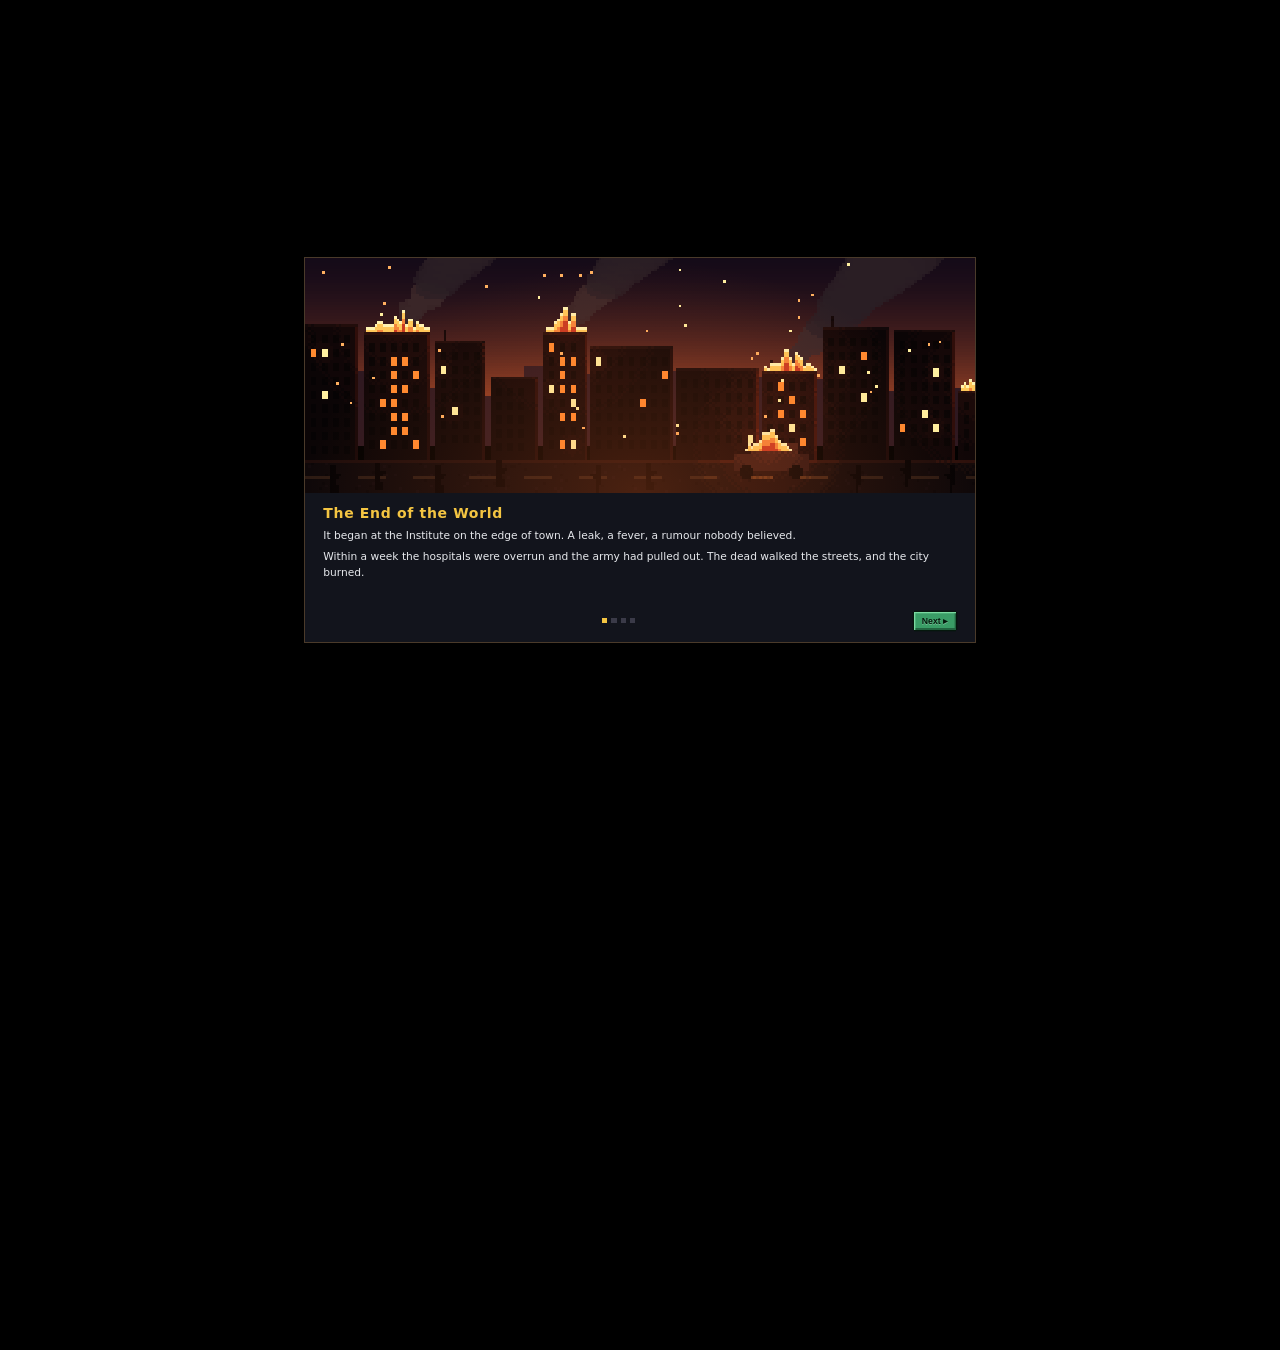
<file: index.html>
<!doctype html>
<html lang="en">
<head>
<meta charset="UTF-8" />
<meta name="viewport" content="width=device-width, initial-scale=1.0" />
<title>School of the Dead</title>
<link rel="stylesheet" href="style.css" />
</head>
<body>
<div id="app"></div>
<script type="module" src="js/main.js"></script>
</body>
</html>
</file>
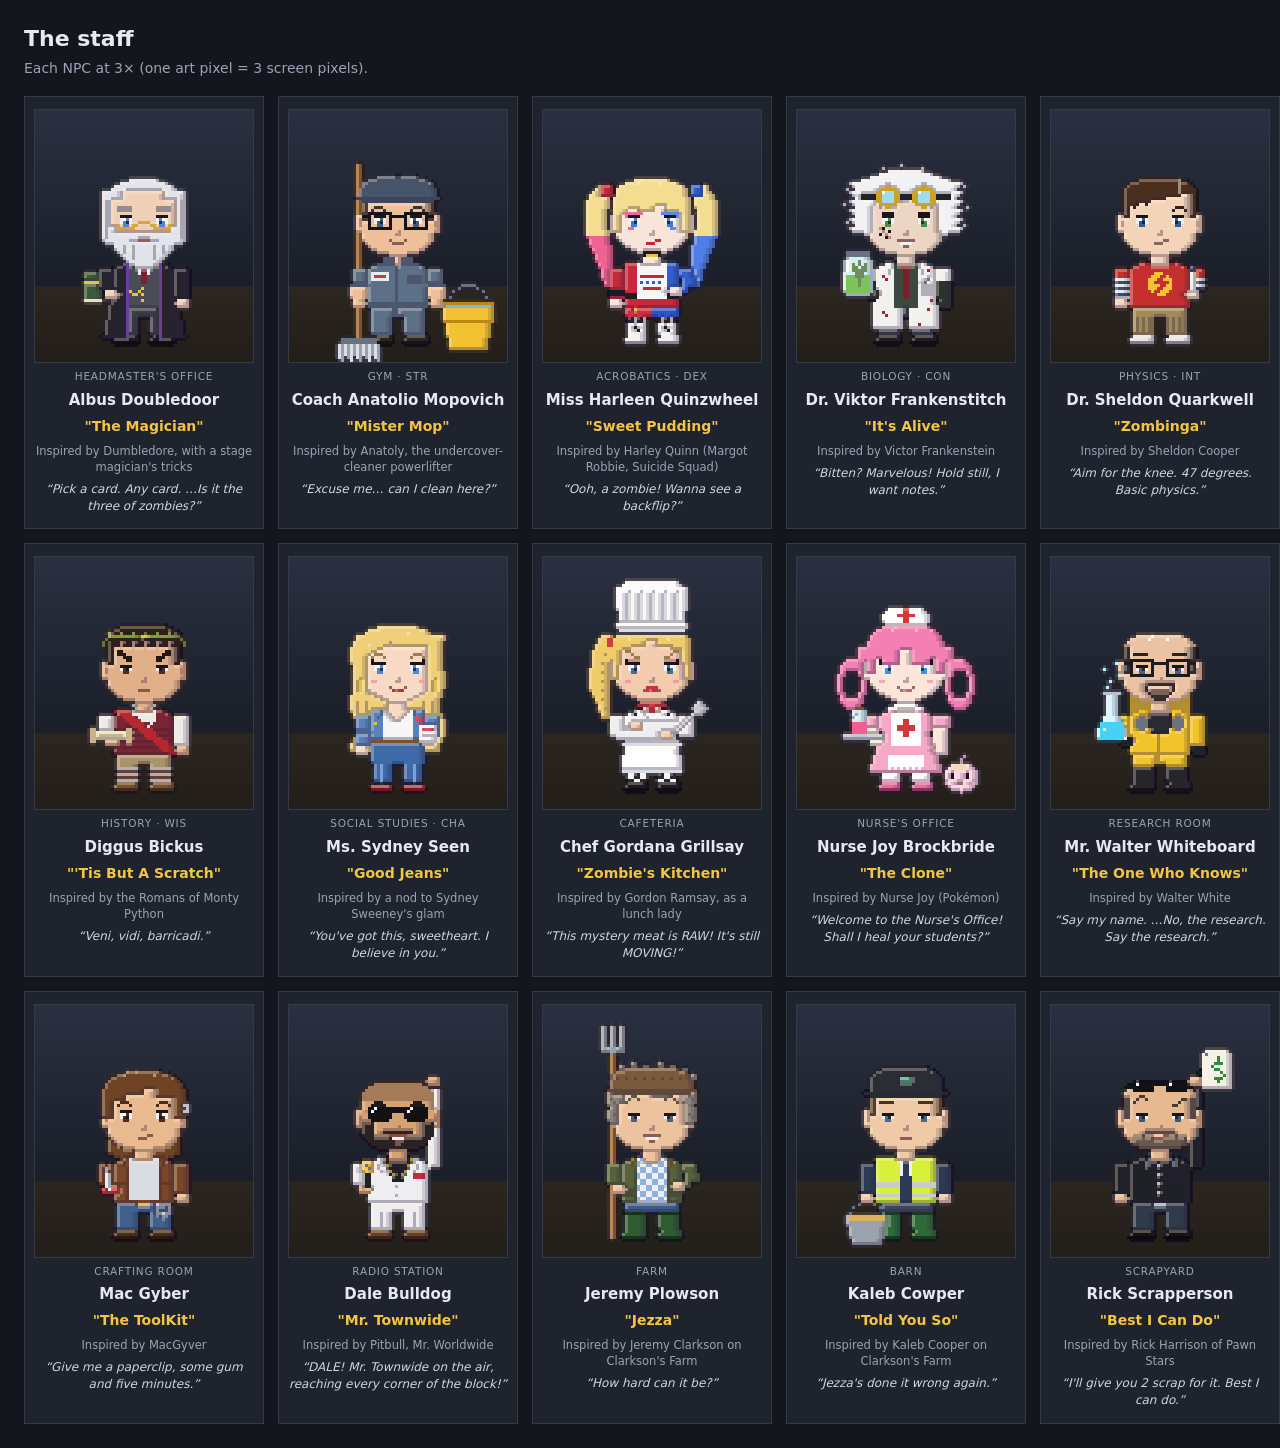
<file: npc-preview.html>
<!doctype html>
<html lang="en">
<head>
<meta charset="utf-8">
<meta name="viewport" content="width=device-width, initial-scale=1">
<title>NPC Preview</title>
<style>
  :root { --bg: #14161d; --panel: #1f232d; --border: #343a48; --text: #e6e9ef; --muted: #9aa3b5; --accent: #f4c542; }
  body { margin: 0; padding: 24px; background: var(--bg); color: var(--text); font: 14px/1.4 system-ui, sans-serif; }
  h1 { margin: 0 0 4px; font-size: 22px; }
  p.sub { margin: 0 0 18px; color: var(--muted); }
  .grid { display: grid; grid-template-columns: repeat(5, 1fr); gap: 14px; }
  .stage { overflow: hidden; }
  .npc { display: flex; flex-direction: column; align-items: center; gap: 6px; padding: 12px 10px 14px; background: var(--panel); border: 1px solid var(--border); text-align: center; }
  .stage { display: grid; place-items: end center; width: 100%; height: 236px; background: linear-gradient(180deg, #2a3040, #1a1e28 70%, #2b2620 70%, #221e19); border: 1px solid var(--border); }
  .room { font-size: 10.5px; letter-spacing: 0.8px; text-transform: uppercase; color: var(--muted); }
  .name { font-size: 15px; font-weight: 800; }
  .nick { color: var(--accent); font-weight: 700; }
  .ref { font-size: 11.5px; color: var(--muted); }
  .line { font-size: 12px; font-style: italic; color: #cfd5e2; }
  .scale { margin: 0 0 14px; color: var(--muted); }
</style>
</head>
<body>
<h1>The staff</h1>
<p class="sub">Each NPC at 3× (one art pixel = 3 screen pixels).</p>
<div class="grid" id="grid"></div>
<script type="module">
  import { NPCS, npcSprite, NPC_SIZE } from "./js/npcs.js";
  const ROOM = { gym: "Gym · STR", acrobatics: "Acrobatics · DEX", Biology: "Biology · CON", Physics: "Physics · INT", History: "History · WIS", SocialStudies: "Social Studies · CHA", cafeteria: "Cafeteria", infirmary: "Nurse's Office", research: "Research Room", crafting: "Crafting Room", radio: "Radio Station", farm: "Farm", barn: "Barn", scrapyard: "Scrapyard", headmaster: "Headmaster's Office" };
  const q = new URLSearchParams(location.search);
  const scale = Number(q.get("scale")) || 3;
  const only = q.get("ids")?.split(",");
  if (only) document.getElementById("grid").style.gridTemplateColumns = `repeat(${only.length}, auto)`;
  const order = only || ["doubledoor", "mopovich", "quinzwheel", "frankenstitch", "quarkwell", "bickus", "seen", "grillsay", "brockbride", "whiteboard", "gyber", "bulldog", "plowson", "cowper", "scrapperson"];
  document.getElementById("grid").innerHTML = order.map((id) => {
    const n = NPCS[id];
    return `<div class="npc"><div class="stage" style="height:${NPC_SIZE.h * scale + 12}px">${npcSprite(id, scale)}</div>
      <div class="room">${ROOM[n.room]}</div>
      <div class="name">${n.name}</div>
      <div class="nick">"${n.nickname}"</div>
      <div class="ref">Inspired by ${n.ref}</div>
      <div class="line">“${n.lines[0]}”</div></div>`;
  }).join("");
</script>
</body>
</html>
</file>
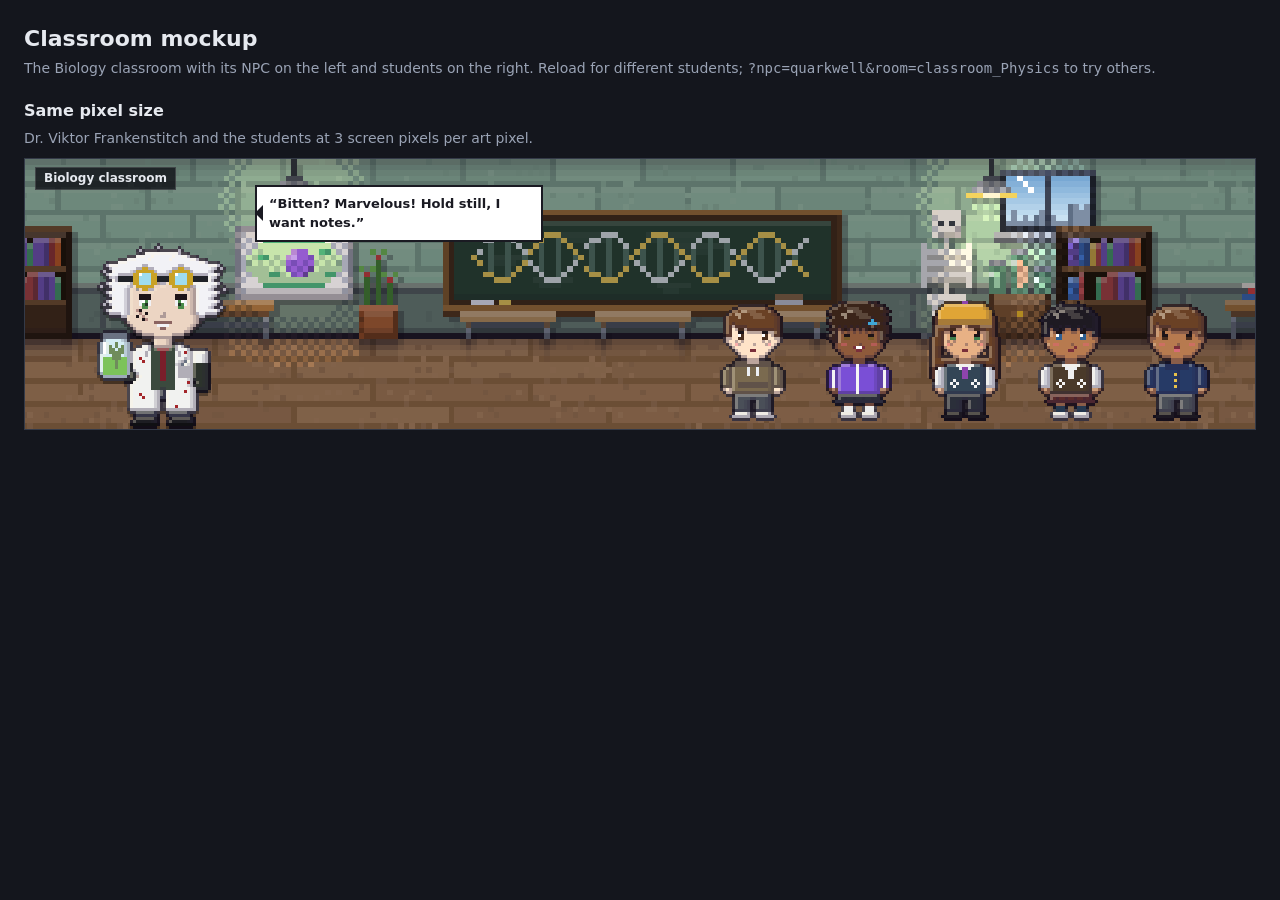
<file: npc-room.html>
<!doctype html>
<html lang="en">
<head>
<meta charset="utf-8">
<meta name="viewport" content="width=device-width, initial-scale=1">
<title>NPC Room Mockup</title>
<style>
  :root { --bg: #14161d; --panel: #1f232d; --border: #343a48; --text: #e6e9ef; --muted: #9aa3b5; --accent: #f4c542; }
  body { margin: 0; padding: 24px; background: var(--bg); color: var(--text); font: 14px/1.4 system-ui, sans-serif; }
  h1 { margin: 0 0 4px; font-size: 22px; }
  h2 { margin: 22px 0 6px; font-size: 16px; }
  p { margin: 0 0 10px; color: var(--muted); }
  .banner { position: relative; height: 270px; border: 1px solid var(--border); background-repeat: repeat-x; background-size: auto 100%; background-position: center bottom; image-rendering: pixelated; overflow: hidden; }
  .npc { position: absolute; left: 30px; bottom: -15px; filter: drop-shadow(0 3px 0 rgba(0, 0, 0, 0.35)); }
  .students { position: absolute; right: 30px; bottom: 8px; display: flex; align-items: flex-end; gap: 10px; }
  .students svg, .npc svg { display: block; }
  .bubble { position: absolute; left: 230px; top: 26px; max-width: 260px; padding: 8px 12px; background: #fff; color: #1a1a22; font-weight: 600; font-size: 13px; border: 2px solid #1a1a22; }
  .bubble::before { content: ""; position: absolute; left: -10px; top: 18px; border: 8px solid transparent; border-right-color: #1a1a22; }
  .plaque { position: absolute; left: 10px; top: 8px; padding: 2px 8px; background: rgba(14, 16, 22, 0.8); border: 1px solid rgba(255, 255, 255, 0.15); font-weight: 700; font-size: 12px; }
</style>
</head>
<body>
<h1>Classroom mockup</h1>
<p>The Biology classroom with its NPC on the left and students on the right. Reload for different students; <code>?npc=quarkwell&room=classroom_Physics</code> to try others.</p>
<div id="out"></div>
<script type="module">
  import { NPCS, npcSprite } from "./js/npcs.js";
  import { characterSprite } from "./js/sprite.js";
  import { makeCharacter } from "./js/characters.js";
  import { sceneBackground } from "./js/scenes.js";
  const q = new URLSearchParams(location.search);
  const id = q.get("npc") || "frankenstitch";
  const room = q.get("room") || "classroom_Biology";
  const n = NPCS[id];
  const kids = Array.from({ length: 5 }, (_, i) => Object.assign(makeCharacter("student", i % 2 ? "F" : "M"), { alive: true, hp: 1, maxHp: 1 }));
  const banner = (title, desc, npcScale, kidPx) => `
    <h2>${title}</h2><p>${desc}</p>
    <div class="banner" style="background-image:${sceneBackground(`${room}@4`)}">
      <div class="plaque">${room.replace("classroom_", "")} classroom</div>
      <div class="npc">${npcSprite(id, npcScale)}</div>
      <div class="bubble">“${n.lines[0]}”</div>
      <div class="students">${kids.map((c) => characterSprite(c, kidPx)).join("")}</div>
    </div>`;
  document.getElementById("out").innerHTML = banner("Same pixel size", `${n.name} and the students at 3 screen pixels per art pixel.`, 3, 96);
</script>
</body>
</html>
</file>
<file: style.css>
:root {
  --bg: #14171c;
  --panel: #1c2028;
  --panel-2: #232833;
  --border: #333947;
  --text: #e6e8ec;
  --muted: #8a90a0;
  --accent: #4caf7d;
  --accent-2: #d9534f;
  --warn: #e0a536;
  /* Every bar in the game is one of three: HP (green), stamina (yellow), or anything else —
     progress, growth, how full a room is (blue). The "lose" stripes show what a bar would drop by. */
  --bar-hp: #4caf7d;
  --bar-hp-hi: #6bd6a0;
  --bar-stamina: #e0c341;
  --bar-stamina-hi: #f4d86a;
  --bar-other: #3fa7d6;
  --bar-other-hi: #63bde0;
  --bar-hp-lose: repeating-linear-gradient(45deg, rgba(76, 175, 125, 0.55) 0 3px, rgba(76, 175, 125, 0.18) 3px 6px);
  --bar-stamina-lose: repeating-linear-gradient(45deg, rgba(224, 195, 65, 0.55) 0 3px, rgba(224, 195, 65, 0.18) 3px 6px);
  color-scheme: dark;
}

* { box-sizing: border-box; }

::-webkit-scrollbar { width: 11px; height: 11px; }
::-webkit-scrollbar-track { background: var(--bg); }
::-webkit-scrollbar-thumb { background: var(--panel-2); border: 2px solid var(--bg); border-radius: 0; }
::-webkit-scrollbar-thumb:hover { background: var(--accent); }

body {
  margin: 0;
  /* PC only: never narrower than the game's column — a very large UI Size in a small window
     scrolls sideways rather than squeezing the layout. */
  min-width: 1128px;
  --turn-accent: #f4c542;
  --sky-glow: rgba(255, 196, 120, 0.1);
  --sky-low: rgba(76, 175, 125, 0.05);
  background-color: var(--bg);
  background-image:
    radial-gradient(ellipse 1100px 520px at 50% -12%, var(--sky-glow) 0%, transparent 65%),
    radial-gradient(ellipse 700px 500px at 100% 100%, var(--sky-low) 0%, transparent 55%);
  background-attachment: fixed;
  color: var(--text);
  font-family: "Segoe UI", system-ui, -apple-system, sans-serif;
  font-size: 14px;
  transition: background-color 0.8s ease;
}

/* Time of day follows the turn (set on <body> by main.js): a warm morning for classes, a golden
   afternoon while teams are out, and a deep blue starry night for the watch. */
body[data-turn="2"] {
  --turn-accent: #f08a3a;
  --sky-glow: rgba(240, 138, 58, 0.16);
  --sky-low: rgba(160, 61, 92, 0.08);
  background-color: #17151a;
}
body[data-turn="3"] {
  --turn-accent: #7d95e8;
  --sky-glow: rgba(90, 115, 200, 0.18);
  --sky-low: rgba(60, 40, 120, 0.1);
  background-color: #0c0f1a;
}
body[data-turn="over"] { --turn-accent: #d64545; --sky-glow: rgba(214, 69, 69, 0.14); --sky-low: transparent; background-color: #150e10; }
body[data-turn="victory"] { --turn-accent: #f4c542; --sky-glow: rgba(244, 197, 66, 0.2); --sky-low: rgba(255, 150, 90, 0.08); }

/* Two star layers with different tile sizes so the pattern doesn't read as a grid. */
body::before, body::after {
  content: "";
  position: fixed;
  inset: 0;
  pointer-events: none;
  opacity: 0;
  transition: opacity 1.2s ease;
}
body::before {
  background-image:
    radial-gradient(1.2px 1.2px at 22px 34px, #fff 60%, transparent 100%),
    radial-gradient(1px 1px at 131px 88px, #dfe6ff 60%, transparent 100%),
    radial-gradient(1.5px 1.5px at 208px 21px, #fff 60%, transparent 100%),
    radial-gradient(1px 1px at 77px 170px, #fff 60%, transparent 100%),
    radial-gradient(1.2px 1.2px at 180px 214px, #cfd8ff 60%, transparent 100%),
    radial-gradient(1px 1px at 245px 140px, #fff 60%, transparent 100%);
  background-size: 260px 260px;
}
body::after {
  background-image:
    radial-gradient(1px 1px at 60px 110px, #fff 60%, transparent 100%),
    radial-gradient(1.4px 1.4px at 290px 60px, #fff6d8 60%, transparent 100%),
    radial-gradient(1px 1px at 190px 300px, #fff 60%, transparent 100%),
    radial-gradient(1.2px 1.2px at 330px 250px, #dfe6ff 60%, transparent 100%);
  background-size: 370px 370px;
}
body[data-turn="3"]::before { opacity: 0.55; animation: twinkle 3.8s ease-in-out infinite alternate; }
body[data-turn="3"]::after { opacity: 0.45; animation: twinkle 5.3s ease-in-out -2s infinite alternate; }
@keyframes twinkle {
  from { opacity: 0.2; }
  to { opacity: 0.6; }
}

/* A frame as tall as the window (see applyUiScale in graphics.js): the HUD and tab bar stay put
   and only the content area below them scrolls. */
#app {
  position: relative;
  z-index: 1;
  display: flex;
  flex-direction: column;
  box-sizing: border-box;
  height: var(--frame-h, 100vh);
  max-width: 1340px; /* wide enough for Turn 1's roster beside the rooms */
  margin: 0 auto; /* anchored to the top, centred sideways */
  padding: 0 14px;
  container-type: inline-size;
  container-name: app;
}

/* ===== Top HUD =====
   A framed panel in three columns — menu + school stats on the left, the evacuation countdown
   dead centre, supplies on the right. Its bottom edge glows in the time-of-day colour. (The day
   and phase live on the turn button below.) */
.hud {
  position: relative;
  display: grid;
  grid-template-columns: 1fr auto 1fr;
  align-items: center;
  gap: 10px;
  margin-top: 10px;
  padding: 7px 9px;
  border-radius: 0;
  background:
    repeating-linear-gradient(0deg, rgba(255, 255, 255, 0.018) 0 1px, transparent 1px 3px),
    linear-gradient(180deg, #272d3a, #1a1e27);
  border: 1px solid #3a4153;
  box-shadow:
    inset 0 1px 0 rgba(255, 255, 255, 0.06),
    inset 0 -2px 0 var(--turn-accent),
    0 6px 18px rgba(0, 0, 0, 0.35);
}
.hud-left, .hud-right { display: flex; align-items: center; gap: 8px; min-width: 0; }
.hud-right { justify-content: flex-end; }
.hud-center { display: flex; align-items: center; justify-content: center; gap: 8px; }
.hud-group { display: flex; flex-wrap: wrap; align-items: center; gap: 6px; }
.hud-right .hud-group { justify-content: flex-end; }

.tb-item { position: relative; }
.hud-stat {
  display: inline-flex;
  align-items: center;
  gap: 7px;
  padding: 1px 10px 1px 1px; /* the 32px icon tile + 1px + border = the 36px menu button */
  border-radius: 0;
  background: rgba(0, 0, 0, 0.24);
  border: 1px solid rgba(255, 255, 255, 0.07);
  box-shadow: inset 0 1px 3px rgba(0, 0, 0, 0.35);
  color: var(--text);
  font: inherit;
  cursor: help;
}
.hud-icon {
  display: grid;
  place-items: center;
  width: 32px; /* HUD icons are 16x16 shown at exactly 2x */
  height: 32px;
  border-radius: 0;
  background: var(--tile, #2d3442);
  box-shadow: inset 0 1px 0 rgba(255, 255, 255, 0.14), inset 0 -2px 0 rgba(0, 0, 0, 0.35);
}
.hud-icon .px-icon { filter: drop-shadow(0 1px 0 rgba(0, 0, 0, 0.45)); }
.hud-val { display: flex; flex-direction: column; justify-content: center; line-height: 1.05; }
.hud-num { display: inline-flex; align-items: baseline; gap: 3px; }
.hud-val b { color: #fff; font-size: 15px; font-weight: 800; font-variant-numeric: tabular-nums; display: inline-block; }
.hud-val small { margin-top: 2px; color: var(--muted); font-size: 9px; font-weight: 700; text-transform: uppercase; letter-spacing: 0.7px; }
.tb-sub { color: var(--muted); font-size: 11px; font-weight: 600; }
.hud-stat.tb-warn { border-color: rgba(214, 69, 69, 0.65); background: rgba(214, 69, 69, 0.14); }
.tb-warn b, .tb-warn .tb-sub { color: #ff8a80; }
.tb-pulse b { animation: tb-pulse-scale 0.4s ease-out; }
/* Today's meal buffs: little gold badges on the Food counter. */
.hud-buffs { display: inline-flex; gap: 3px; margin-left: 2px; }
.tb-buff {
  display: inline-flex;
  align-items: center;
  justify-content: center;
  width: 20px;
  height: 20px;
  border-radius: 0;
  background: rgba(244, 196, 48, 0.16);
  border: 1px solid rgba(244, 196, 48, 0.55);
  font-size: 11px;
  cursor: help;
}
/* Situational counters (infected, serum) stay compact: icon + number, the tooltip says what. */
.hud-compact .hud-val small { display: none; }
/* When those extras are showing, the stat labels make room for them. */
.hud-tight .hud-stat:not(.hud-rescue) .hud-val small { display: none; }
.hud-tight .hud-stat:not(.hud-rescue) { padding-right: 8px; }
.hud-compact { padding-right: 8px; }

@keyframes tb-pulse-scale {
  0% { transform: scale(1); }
  40% { transform: scale(1.45); }
  100% { transform: scale(1); }
}

.floaty {
  position: absolute;
  left: 50%;
  bottom: 100%;
  transform: translateX(-50%);
  font-size: 12px;
  font-weight: 700;
  white-space: nowrap;
  pointer-events: none;
  animation: floaty-rise 1.3s ease-out forwards;
}
.floaty-pos { color: #4caf7d; }
.floaty-neg { color: #d64545; }

@keyframes floaty-rise {
  0% { opacity: 0; transform: translateX(-50%) translateY(0); }
  15% { opacity: 1; transform: translateX(-50%) translateY(-4px); }
  100% { opacity: 0; transform: translateX(-50%) translateY(-22px); }
}

.px-icon { display: block; flex: none; }
/* A resource's pixel icon inline in text (ui.js ri()). */
.ri { display: inline-flex; vertical-align: -0.15em; }
.ri .px-icon { filter: drop-shadow(0 1px 0 rgba(0, 0, 0, 0.35)); }
/* 16px, or 32px once the text is big enough — a 16x16 icon only at whole-number scales */
.ri-em .px-icon { width: 16px; height: 16px; width: max(16px, round(down, 1.3em, 16px)); height: max(16px, round(down, 1.3em, 16px)); }

/* Evacuation countdown, with a pip per antenna stage repaired. */
.hud-rescue { cursor: pointer; border-color: rgba(224, 165, 54, 0.4); transition: background 0.12s, transform 0.12s; }
.hud-rescue:hover { background: rgba(224, 165, 54, 0.14); transform: translateY(-1px); }
.hud-rescue .hud-val small { color: var(--warn); }
.hud-rescue-ready { border-color: rgba(76, 175, 125, 0.6); }
.hud-rescue-ready .hud-val small { color: var(--accent); }
.hud-rescue-bars { display: flex; gap: 2px; }
.hud-rescue-bars i { width: 5px; height: 14px; border-radius: 0; background: rgba(255, 255, 255, 0.1); }
.hud-rescue-bars i.on { background: var(--bar-other); box-shadow: 0 0 6px -1px var(--bar-other); }
.hud-rescue-ready .hud-rescue-bars i.on { background: var(--bar-other-hi); box-shadow: 0 0 8px 0 var(--bar-other-hi); }

.hud-menu {
  display: grid;
  place-items: center;
  box-sizing: border-box;
  margin: 0; /* the global summary style adds a top margin */
  width: 36px;
  height: 36px;
  border-radius: 0;
  background: linear-gradient(180deg, #313849, #232833);
  border: 1px solid #434b5f;
  border-bottom: 3px solid #12151b;
  cursor: pointer;
  list-style: none;
  user-select: none;
  transition: transform 0.1s, background 0.12s;
}
.hud-menu:hover { background: linear-gradient(180deg, #3a4256, #2a303d); transform: translateY(-1px); }
.menu-dropdown[open] .hud-menu { border-color: var(--turn-accent); }


/* ===== Tab bar =====
   Chunky pixel-game buttons; the active one lights up in the time-of-day colour. Same 3-column
   grid as the HUD, so the turn button sits at the true centre whatever is on either side. */
.nav {
  display: grid;
  grid-template-columns: 1fr auto 1fr;
  align-items: center;
  gap: 8px;
  padding: 8px 20px 0; /* the day button 8px from the HUD above and the page below */
  margin-bottom: 6px;
}
.nav-left, .nav-right { display: flex; flex-wrap: wrap; align-items: center; gap: 6px; }
.nav-right { justify-content: flex-end; }
.nav-center { display: flex; justify-content: center; }
.nav-btn {
  display: inline-flex;
  align-items: center;
  gap: 7px;
  padding: 6px 12px 5px 8px;
  border-radius: 0;
  background: linear-gradient(180deg, #2b313e, #1f242e);
  border: 1px solid #3b4254;
  border-bottom: 3px solid #12151b;
  color: #d4d8e0;
  font-family: inherit;
  font-size: 13px;
  font-weight: 700;
  cursor: pointer;
  transition: transform 0.1s ease, background 0.12s ease, border-color 0.12s ease, box-shadow 0.12s ease, color 0.12s ease;
}
.nav-btn .px-icon { filter: drop-shadow(0 1px 0 rgba(0, 0, 0, 0.5)); }
.nav-btn:hover { background: linear-gradient(180deg, #333a4a, #252b37); color: #fff; transform: translateY(-1px); }
.nav-btn:active { transform: translateY(1px); border-bottom-width: 2px; }
.nav-btn.active {
  color: #fff;
  background: linear-gradient(180deg, color-mix(in srgb, var(--turn-accent) 34%, #2b313e), color-mix(in srgb, var(--turn-accent) 16%, #1f242e));
  border-color: color-mix(in srgb, var(--turn-accent) 75%, #3b4254);
  border-bottom-color: color-mix(in srgb, var(--turn-accent) 40%, #12151b);
  box-shadow: 0 0 16px -5px var(--turn-accent);
}

/* The turn button: bigger, in the colour of the time of day, and it presses in. It's also the
   clock — a tear-off day card, then the turn's name over the sun → dusk → moon track. */
.nav-turn {
  gap: 10px;
  padding: 5px 18px 5px 5px;
  border-radius: 0;
  font-size: 15px;
  font-weight: 800;
  letter-spacing: 0.2px;
  color: #06210f;
  background: linear-gradient(180deg, #6fd39b, #3a9a68);
  border: 1px solid #7fe0a8;
  border-bottom: 4px solid #1f5c3d;
  box-shadow: 0 4px 14px -4px rgba(76, 175, 125, 0.6);
  text-shadow: 0 1px 0 rgba(255, 255, 255, 0.25);
}
.nav-turn:hover { color: #06210f; background: linear-gradient(180deg, #86e0ad, #45ab76); }
.nav-turn:active { border-bottom-width: 2px; transform: translateY(2px); }
.nav-turn.active {
  color: #06210f;
  background: linear-gradient(180deg, #86e0ad, #45ab76);
  border-color: #9df0c0;
  border-bottom-color: #1f5c3d;
  box-shadow: 0 0 0 2px rgba(127, 224, 168, 0.25), 0 4px 18px -4px rgba(76, 175, 125, 0.8);
}
.nav-turn .px-icon { filter: drop-shadow(0 1px 0 rgba(0, 0, 0, 0.35)); }
.turn-day {
  display: flex;
  flex-direction: column;
  align-items: center;
  width: 40px;
  height: 42px;
  border-radius: 0;
  overflow: hidden;
  background: linear-gradient(180deg, rgba(0, 0, 0, 0.5) 0 12px, #f4f1e6 12px);
  box-shadow: inset 0 -3px 0 rgba(0, 0, 0, 0.16), 0 2px 0 rgba(0, 0, 0, 0.3);
  color: #1c2028;
  text-shadow: none;
}
.turn-day small { font-size: 8.5px; font-weight: 900; letter-spacing: 1.4px; line-height: 12px; color: #fff; }
.turn-day b { font-size: 18px; font-weight: 900; line-height: 27px; font-variant-numeric: tabular-nums; }
.turn-body { display: flex; flex-direction: column; align-items: flex-start; gap: 4px; }
.turn-label { display: inline-flex; align-items: center; gap: 7px; line-height: 1; }
.turn-track { display: flex; align-items: center; padding: 2px 5px; border-radius: 0; background: rgba(0, 0, 0, 0.22); }
.turn-phase { display: grid; place-items: center; width: 20px; height: 20px; border-radius: 50%; opacity: 0.45; filter: grayscale(0.7); }
.turn-phase.done { opacity: 0.8; filter: grayscale(0.2); }
.turn-phase.now { opacity: 1; filter: none; background: rgba(255, 255, 255, 0.3); box-shadow: 0 0 0 1.5px #fff, 0 0 8px rgba(255, 255, 255, 0.7); }
.turn-phase-link { width: 8px; height: 2px; border-radius: 0; background: rgba(0, 0, 0, 0.3); }
.turn-phase-link.done { background: rgba(255, 255, 255, 0.75); }
body[data-turn="2"] .nav-turn {
  color: #2a1400;
  background: linear-gradient(180deg, #f7b561, #cc742c);
  border-color: #fbc98a;
  border-bottom-color: #7a3f12;
  box-shadow: 0 4px 14px -4px rgba(240, 138, 58, 0.6);
}
body[data-turn="2"] .nav-turn.active { box-shadow: 0 0 0 2px rgba(251, 201, 138, 0.25), 0 4px 18px -4px rgba(240, 138, 58, 0.8); }
body[data-turn="3"] .nav-turn {
  color: #0a1030;
  background: linear-gradient(180deg, #a3b5f5, #5a70cc);
  border-color: #c2cff9;
  border-bottom-color: #2c3a7a;
  box-shadow: 0 4px 14px -4px rgba(125, 149, 232, 0.6);
}
body[data-turn="3"] .nav-turn.active { box-shadow: 0 0 0 2px rgba(194, 207, 249, 0.25), 0 4px 18px -4px rgba(125, 149, 232, 0.8); }
body[data-turn="2"] .nav-turn:hover, body[data-turn="3"] .nav-turn:hover { filter: brightness(1.08); }


.options-dropdown { position: relative; display: flex; align-items: stretch; margin: 0; }
.hud-menu::-webkit-details-marker { display: none; }
.hud-menu::marker { display: none; content: ""; }
.options-menu {
  position: absolute;
  top: calc(100% + 6px);
  right: 0;
  z-index: 50;
  display: flex;
  flex-direction: column;
  gap: 4px;
  min-width: 170px;
  padding: 6px;
  background: linear-gradient(180deg, #262c38, #1c2028);
  border: 1px solid #3a4153;
  border-radius: 0;
  box-shadow: 0 10px 24px rgba(0, 0, 0, 0.5);
}
.options-item {
  background: none;
  border: none;
  color: var(--text);
  text-align: left;
  padding: 7px 10px;
  border-radius: 0;
  cursor: pointer;
  font-size: 13px;
}
.options-item:hover { background: var(--panel-2); }
.options-item.active { background: var(--accent); color: #06210f; font-weight: 600; }
.options-toggle { display: flex; align-items: center; gap: 7px; margin: 0; }
.options-toggle input { margin: 0; }

.menu-dropdown .options-menu { left: 0; right: auto; }
.menu-dropdown { flex: none; align-self: center; height: 36px; }

.subtabs { display: flex; flex-wrap: wrap; gap: 5px; margin: 4px 0 12px; }
.subtab-btn {
  background: var(--panel-2);
  border: 1px solid var(--border);
  color: var(--muted);
  padding: 5px 11px;
  border-radius: 0;
  cursor: pointer;
  font-size: 12px;
  transition: background 0.12s, color 0.12s, border-color 0.12s;
}
.subtab-btn:hover { color: var(--text); border-color: var(--accent); }
.subtab-btn.active { background: var(--accent); color: #06210f; border-color: var(--accent); font-weight: 600; }

.card {
  background: linear-gradient(180deg, var(--panel-2) 0%, var(--panel) 90px);
  border: 1px solid var(--border);
  border-radius: 0;
  padding: 18px;
  margin-bottom: 16px;
  box-shadow: 0 6px 20px rgba(0, 0, 0, 0.22), inset 0 1px 0 rgba(255, 255, 255, 0.03);
}
.card h2 {
  margin-top: 0;
  padding-bottom: 10px;
  border-bottom: 1px solid var(--border);
  letter-spacing: 0.2px;
}

.subcard {
  background: var(--panel-2);
  border: 1px solid var(--border);
  border-radius: 0;
  padding: 14px;
  margin: 12px 0;
  box-shadow: 0 2px 8px rgba(0, 0, 0, 0.15);
}
.subcard h3 { margin-top: 0; }

.muted { color: var(--muted); font-size: 12.5px; }

.btn {
  background: var(--panel-2);
  border: 1px solid var(--border);
  color: var(--text);
  padding: 6px 12px;
  border-radius: 0;
  cursor: pointer;
  font-size: 13px;
  transition: transform 0.12s ease, box-shadow 0.12s ease, border-color 0.12s ease, background 0.12s ease;
}
.btn:hover { border-color: var(--accent); transform: translateY(-1px); box-shadow: 0 3px 10px rgba(0, 0, 0, 0.3); }
.btn:active { transform: translateY(0); box-shadow: none; }
.btn:disabled { opacity: 0.4; cursor: not-allowed; transform: none; box-shadow: none; }
.btn-primary {
  background: linear-gradient(135deg, var(--accent), #3a8f63);
  color: #06210f;
  border-color: var(--accent);
  font-weight: 600;
  box-shadow: 0 2px 8px rgba(76, 175, 125, 0.25);
}
.btn-primary:hover {
  background: linear-gradient(135deg, #5cc491, var(--accent));
  box-shadow: 0 4px 14px rgba(76, 175, 125, 0.45);
}
.btn-danger { background: transparent; border-color: var(--accent-2); color: var(--accent-2); }
.btn-danger:hover { background: rgba(217, 83, 79, 0.12); box-shadow: 0 3px 10px rgba(217, 83, 79, 0.25); }
.btn-sm { padding: 3px 8px; font-size: 12px; line-height: 16px; }
.btn-big { padding: 12px 20px; font-size: 15px; width: 100%; margin-top: 10px; }
.btn-x {
  background: none;
  border: none;
  color: var(--accent-2);
  cursor: pointer;
  font-size: 12px;
  padding: 0 4px;
}

select, input[type="text"] {
  background: var(--panel);
  color: var(--text);
  border: 1px solid var(--border);
  border-radius: 0;
  padding: 5px 6px;
  font-size: 13px;
  max-width: 100%;
}

.summary-list { line-height: 1.9; padding-left: 0; list-style: none; margin: 10px 0; }
.summary-list li { padding: 2px 0; }

/* The Turn 1 dashboard: every room as a small card — a strip of its pixel art with its name, one
   big number, a fill bar and a short line (orange when something needs doing). */
.ov-chips { display: flex; flex-wrap: wrap; gap: 8px; margin: 2px 0 4px; }
.ov-chip { display: inline-flex; align-items: center; gap: 4px; box-sizing: border-box; height: 24px; padding: 0 10px; border-radius: 0; background: rgba(255, 255, 255, 0.05); border: 1px solid var(--border); font-size: 12px; line-height: 1; color: var(--muted); }
.ov-chip b { color: var(--text); }
button.ov-chip { font: inherit; font-size: 12px; cursor: pointer; }
.ov-chip-bad { color: #ff9f43; border-color: rgba(255, 159, 67, 0.55); background: rgba(255, 159, 67, 0.08); }
.ov-chip-bad b { color: #ff9f43; }
.ov-chip-bad:hover { background: rgba(255, 159, 67, 0.16); }
.ov-chip-ok { color: #7fd18b; border-color: rgba(127, 209, 139, 0.35); }
.ov-section { margin: 14px 0 7px; }
/* the summary's top row: lazy pill | title (centred) | warnings counter */
.ov-head { display: grid; grid-template-columns: 1fr auto 1fr; align-items: center; gap: 12px; }
.ov-head h2 { margin: 0; display: flex; align-items: center; gap: 6px; }
.ov-head-left { justify-self: start; }
.ov-head-right { justify-self: end; }
/* a Turn 1 floor: lazy students | floor name | lazy teachers */
.floor-head { padding-bottom: 0; margin-bottom: 8px; }
.floor-head h2 { padding-bottom: 0; border-bottom: 0; }
.ov-warn-dd { position: relative; }
.ov-warn-btn {
  display: flex; align-items: center; gap: 5px; padding: 4px 12px; border-radius: 0; font: inherit; font-size: 12.5px; cursor: pointer;
  border: 1px solid var(--border); background: rgba(255, 255, 255, 0.05); color: var(--muted);
}
.ov-warn-btn.has { color: #ff9f43; border-color: rgba(255, 159, 67, 0.55); background: rgba(255, 159, 67, 0.08); }
.ov-warn-btn b { font-size: 13px; }
.ov-warn-btn:hover, .ov-warn-btn.open { background: rgba(255, 159, 67, 0.16); }
.ov-warn-hidden { color: var(--muted); font-weight: 400; }
.ov-warn-menu {
  position: absolute; right: 0; top: calc(100% + 6px); z-index: 40; width: 300px; padding: 8px;
  border: 1px solid var(--border); border-radius: 0; background: #12161e; box-shadow: 0 10px 28px rgba(0, 0, 0, 0.55);
  display: flex; flex-direction: column; gap: 2px;
}
.ov-warn-menu-head { display: flex; align-items: center; justify-content: space-between; padding: 0 4px 6px; margin-bottom: 2px; border-bottom: 1px solid var(--border); min-height: 26px; }
.ov-warn-menu-head .mini-label { margin: 0; }
.ov-warn-opt {
  display: grid; grid-template-columns: 18px 1fr auto; align-items: center; gap: 8px; padding: 5px 6px; border-radius: 0;
  border: none; background: transparent; color: var(--text); font: inherit; font-size: 12.5px; text-align: left; cursor: pointer;
}
.ov-warn-opt:hover { background: rgba(255, 255, 255, 0.05); }
.ov-warn-check { display: grid; place-items: center; width: 16px; height: 16px; border-radius: 0; border: 1px solid #ff9f43; color: #ff9f43; font-size: 11px; font-weight: 800; }
.ov-warn-opt.off { color: var(--muted); }
.ov-warn-opt.off .ov-warn-check { border-color: var(--border); }
.ov-warn-opt b { color: #ff9f43; font-size: 12px; min-width: 14px; text-align: right; }
.ov-warn-opt.off b { color: var(--muted); }
.ov-grid { display: grid; grid-template-columns: repeat(4, minmax(0, 1fr)); gap: 12px; }
.ov-card {
  display: flex; flex-direction: column; gap: 6px; padding: 0 0 12px; min-width: 0; min-height: 168px;
  border-radius: 0; border: 1px solid var(--border); background: var(--panel-2); overflow: hidden;
  color: var(--text); font: inherit; text-align: left; cursor: pointer;
  transition: border-color 0.12s, transform 0.12s, box-shadow 0.12s;
}
.ov-card:hover { border-color: var(--accent); transform: translateY(-1px); box-shadow: 0 4px 12px rgba(0, 0, 0, 0.3); }
.ov-banner {
  position: relative; display: block; height: 56px; margin-bottom: 2px;
  background-repeat: repeat-x; background-size: auto 100%; background-position: center bottom; image-rendering: pixelated;
}
.ov-plaque {
  position: absolute; left: 6px; bottom: 5px; display: flex; align-items: center; gap: 5px;
  padding: 2px 7px; border-radius: 0; background: rgba(14, 16, 22, 0.85); border: 1px solid rgba(255, 255, 255, 0.12);
  font-size: 12px; font-weight: 700; white-space: nowrap;
}
.ov-plaque .plaque-level { font-size: 10px; padding: 0 5px; }
.ov-big { padding: 0 12px; font-size: 23px; font-weight: 800; color: #7fe0a8; line-height: 1.1; }
.ov-big small { font-size: 12px; font-weight: 600; color: var(--muted); }
.ov-bar { display: block; margin: 0 12px; height: 6px; border-radius: 0; background: rgba(255, 255, 255, 0.08); overflow: hidden; }
.ov-bar i { display: block; height: 100%; border-radius: 0; background: var(--bar-other); }
.ov-bar-full i { background: var(--bar-other-hi); }
.ov-meta { padding: 0 12px; font-size: 12px; color: var(--muted); white-space: nowrap; overflow: hidden; text-overflow: ellipsis; }
/* the card's warnings, all in orange: problems (⚠) first, then things that could be done now */
.ov-notes { display: flex; flex-direction: column; gap: 3px; padding: 2px 12px 0; }
.ov-note { font-size: 11.5px; font-weight: 700; line-height: 1.3; color: #ff9f43; }
/* a summary card whose banner is a team (its portraits on the team's colour) or an image (the city) */
.ov-banner-art { background: linear-gradient(180deg, color-mix(in srgb, var(--team, #3a4150) 30%, #151a23), #151a23); border-bottom: 2px solid var(--team, var(--border)); }
.ov-team-art { position: absolute; inset: 0 8px 0 auto; display: flex; align-items: flex-end; justify-content: flex-end; gap: 2px; }
.ov-team-face { display: grid; place-items: end center; width: 30px; height: 44px; overflow: hidden; }
.ov-team-none { align-self: center; font-size: 11px; color: var(--muted); padding-right: 4px; }
.ov-zombie { width: auto; min-width: 30px; }
.ov-team-more { align-self: center; margin-left: 4px; padding: 1px 6px; border-radius: 0; background: rgba(0, 0, 0, 0.45); font-size: 11px; font-weight: 700; color: #e6e9ef; }
.ov-banner-art .ov-plaque { z-index: 2; }
.ov-banner-bg { background-size: 260% auto; background-position: 50% 50%; background-repeat: no-repeat; }
.ov-struct-art { align-items: center; gap: 4px; }
.ov-struct { display: grid; place-items: center; width: 36px; }
.ov-action-art { align-items: flex-start; padding-top: 6px; gap: 10px; }
.ov-action { display: flex; align-items: baseline; gap: 2px; font-size: 20px; }
.ov-action b { font-size: 12px; color: #e6e9ef; }
.ov-locked { opacity: 0.55; }
.ov-locked .ov-big { color: var(--muted); font-size: 16px; }

.field-label { display: block; margin: 10px 0 4px; font-size: 12.5px; color: var(--muted); }
.field-label select { display: block; width: 100%; margin-top: 4px; }

.check-list { display: flex; flex-direction: column; gap: 4px; margin-top: 8px; max-height: 260px; overflow-y: auto; }
.check-row { display: flex; align-items: center; gap: 6px; font-size: 13px; padding: 2px 0; cursor: pointer; }

details summary { cursor: pointer; color: var(--accent); margin-top: 8px; }

.floor-grid { display: grid; grid-template-columns: 1fr 1fr 1fr; gap: 12px; }
.floor1-grid { display: grid; grid-template-columns: 1fr 1fr; gap: 12px; }
.floor-solo { grid-template-columns: 1fr; } /* a Courtyard screen with one room: the Barn, the Scrapyard */
.floor3-grid { margin-top: 10px; align-items: stretch; }
/* the Radio Station's road to the rescue, pinned to the bottom of its card so it lines up with the
   office next to it. A flex column doesn't merge margins, so the gaps are set to what they'd be in
   the other rooms: 10 under the banner, 8, 6, and at least 6 above the strip. */
.room-radio { display: flex; flex-direction: column; }
.room-radio > .staff-row { margin-top: 0; }
.room-radio > .stat-row { margin-top: 2px; }
.room-radio > .person-tiles { margin-top: 0; }
.room-radio > .radio-track { margin-top: auto; }
.radio-track {
  display: flex; align-items: center; justify-content: space-between; gap: 12px; box-sizing: border-box; height: 44px;
  padding: 6px 8px 6px 10px; border-radius: 0; border: 1px solid var(--border); background: rgba(0, 0, 0, 0.18);
}
.rt-stages { display: flex; align-items: center; }
.rt-stage { display: grid; place-items: center; width: 28px; height: 28px; border-radius: 50%; border: 2px solid #3a4153; background: #1a1e26; line-height: 0; cursor: help; }
.rt-link { display: block; width: 10px; height: 2px; background: #3a4153; }
.rt-link.lit { background: var(--bar-other); }
.rt-done { border-color: var(--bar-other); background: color-mix(in srgb, var(--bar-other) 22%, #1a1e26); box-shadow: 0 0 6px color-mix(in srgb, var(--bar-other) 50%, transparent); }
.rt-stage.rt-next { border-style: dashed; border-color: var(--bar-other); animation: tt-pulse 1.8s ease-in-out infinite; --path: var(--bar-other); }
.rt-locked { opacity: 0.45; }
.rt-locked svg { filter: grayscale(1); }
.rt-info { display: flex; align-items: center; gap: 10px; min-width: 0; }
.rt-next-text { display: flex; flex-direction: column; font-size: 12px; line-height: 1.25; text-align: right; white-space: nowrap; }
.rt-next-text small { color: var(--muted); font-size: 11px; }
.rt-build { flex: none; display: inline-flex; align-items: center; gap: 3px; }
.rt-build .ri svg { width: 14px; height: 14px; }
.floor2-grid { display: grid; grid-template-columns: 1fr 1fr; gap: 14px; }

@container app (max-width: 800px) {
  .floor-grid, .floor1-grid, .floor3-grid, .floor2-grid { grid-template-columns: 1fr; }
}


.rescue-progress { height: 10px; background: #10131a; border-radius: 0; overflow: hidden; margin: 12px 0 6px; box-shadow: inset 0 1px 3px rgba(0, 0, 0, 0.5); }
.rescue-progress > span { display: block; height: 100%; background: linear-gradient(90deg, var(--bar-other), var(--bar-other-hi)); transition: width 0.3s ease; }
.rescue-stages { display: flex; flex-direction: column; gap: 8px; margin-top: 10px; }

.boss-warning {
  border: 1px solid rgba(214, 69, 69, 0.55);
  background: rgba(214, 69, 69, 0.1);
  border-radius: 0;
  padding: 10px 12px;
  margin: 10px 0;
  font-size: 13px;
}

.gameover-card.victory-card {
  background-image: radial-gradient(ellipse at top, rgba(76, 175, 125, 0.14) 0%, transparent 65%);
  border-color: rgba(76, 175, 125, 0.55);
}
.victory-card h2 { color: var(--accent); }
.victory-card .gameover-title { color: #f4c430; }
.victory-card .btn-big + .btn-big { margin-top: 8px; }
.victory-survivors { display: flex; flex-wrap: wrap; justify-content: center; gap: 4px; margin: 10px 0; }
.tech-icon { font-size: 16px; }

.room {
  background-color: var(--panel-2);
  background-image:
    radial-gradient(ellipse at top left, rgba(255, 255, 255, 0.035) 0%, transparent 60%),
    repeating-linear-gradient(0deg, rgba(255, 255, 255, 0.012) 0px, rgba(255, 255, 255, 0.012) 1px, transparent 1px, transparent 22px),
    repeating-linear-gradient(90deg, rgba(255, 255, 255, 0.012) 0px, rgba(255, 255, 255, 0.012) 1px, transparent 1px, transparent 22px);
  border: 1px solid var(--border);
  border-left: 3px solid var(--room-accent, var(--border));
  border-radius: 0;
  padding: 12px;
}
.room h3 { margin-top: 0; }

.room-gym { --room-accent: #e0a536; }
.room-cafeteria { --room-accent: #4caf7d; }
.room-classroom { --room-accent: #3fa7d6; }
.room-infirmary { --room-accent: #ef8fb3; }
.room-acrobatics { --room-accent: #9b7fd6; }
.room-utility { --room-accent: #a03d5c; }

/* Pixel-art banner across the top of a room card (scenes.js), bleeding to the card edges. A room's
   192x48 scene tiles sideways on wider cards; the full-page Farm, Ranch and Scrapyard are drawn
   416 wide, so theirs is one landscape. */
.room-scene {
  position: relative;
  height: 130px;
  margin: -12px -12px 10px;
  border-radius: 0;
  background-repeat: repeat-x;
  background-size: auto 100%;
  background-position: center bottom;
  image-rendering: pixelated;
  box-shadow: inset 0 -2px 0 rgba(0, 0, 0, 0.3), inset 0 18px 22px -14px rgba(0, 0, 0, 0.45);
}
.room-outside .room-scene { margin: -18px -18px 12px; border-radius: 0; }
/* the Missions button, top-right of the office banner */
.hm-missions-btn {
  position: absolute; z-index: 3; top: 7px; right: 8px; height: 28px; padding: 0 12px;
  border-radius: 0; border: 1px solid #c9a227; background: linear-gradient(180deg, #f4d35e, #c9a227); color: #2a1d06;
  font: inherit; font-size: 12.5px; font-weight: 800; cursor: pointer; box-shadow: 0 2px 8px rgba(0, 0, 0, 0.4);
}
.hm-missions-btn:hover { filter: brightness(1.08); }
.scene-plaque {
  position: absolute;
  top: 7px;
  left: 8px;
  z-index: 3;
  display: flex;
  align-items: center;
  gap: 7px;
  box-sizing: border-box;
  height: 28px;
  padding: 0 10px;
  border-radius: 0;
  background: rgba(14, 16, 22, 0.82);
  border: 1px solid rgba(255, 255, 255, 0.12);
  box-shadow: 0 2px 6px rgba(0, 0, 0, 0.35);
  font-size: 14px;
  font-weight: 700;
  letter-spacing: 0.2px;
}
.scene-plaque:hover, .scene-plaque:focus-within { z-index: 30; }
.plaque-sub { color: var(--muted); font-weight: 500; font-size: 12px; }
.scene-person {
  position: absolute;
  bottom: 3px;
  z-index: 1;
  cursor: pointer;
  transform: translateX(-50%);
  filter: drop-shadow(0 2px 0 rgba(0, 0, 0, 0.35));
  animation: idle-bob 1.8s ease-in-out infinite;
}
.scene-person svg { display: block; }
/* a shadow on the floor under their feet, which stays put (and shrinks) as they bob */
.scene-person::before {
  content: "";
  position: absolute;
  left: 50%;
  bottom: -2px;
  width: 28px;
  height: 6px;
  margin-left: -14px;
  border-radius: 50%;
  background: radial-gradient(closest-side, rgba(10, 8, 16, 0.5), rgba(10, 8, 16, 0));
  z-index: -1;
  animation: idle-shadow 1.8s ease-in-out infinite;
  animation-delay: inherit;
}
@keyframes idle-shadow {
  0%, 100% { transform: translateY(0) scale(1); }
  50% { transform: translateY(2px) scale(0.85); }
}
.scene-person:hover { z-index: 2; filter: drop-shadow(0 0 3px rgba(255, 255, 255, 0.8)); }
/* The back row of a full room: a step up and a little dimmer, behind the front row. */
.scene-person.scene-back { bottom: 17px; z-index: 0; filter: brightness(0.8) drop-shadow(0 2px 0 rgba(0, 0, 0, 0.35)); }
.scene-person.scene-back:hover { z-index: 2; filter: drop-shadow(0 0 3px rgba(255, 255, 255, 0.8)); }
@keyframes idle-bob {
  0%, 100% { transform: translate(-50%, 0); }
  50% { transform: translate(-50%, -2px); }
}
.scene-more {
  position: absolute;
  right: 8px;
  bottom: 7px;
  z-index: 2;
  padding: 1px 8px;
  border-radius: 0;
  background: rgba(10, 12, 18, 0.75);
  font-size: 11.5px;
}
.scene-more { font-weight: 700; color: #fff; }
/* A room's section label and its headline number in one full-width pill (under the teacher row):
   the number and its info dot on the left, the label on the right. */
.stat-row {
  display: flex; align-items: center; justify-content: space-between; gap: 8px;
  box-sizing: border-box; height: 30px; margin: 8px 0 6px; padding: 0 10px;
  border-radius: 0; background: rgba(255, 255, 255, 0.05); border: 1px solid var(--border);
}
.stat-row > .mini-label { margin: 0 0 0 auto; white-space: nowrap; }
.stat-row.stat-row-left > .mini-label { margin: 0 auto 0 0; }
/* A room's "📌 Stay" switch, after the "… today (n/m)" label (ui.js stayToggle). */
.stay-toggle {
  flex: none; padding: 2px 8px; border-radius: 0; cursor: pointer;
  font-family: inherit; font-size: 11px; font-weight: 600; line-height: 1.4; white-space: nowrap;
  color: var(--muted); background: rgba(255, 255, 255, 0.04); border: 1px solid rgba(255, 255, 255, 0.14);
  filter: grayscale(1); opacity: 0.75;
}
.stay-toggle:hover { opacity: 1; }
.stay-toggle.on { color: #cfe6ff; background: rgba(63, 127, 214, 0.22); border-color: rgba(111, 154, 232, 0.6); filter: none; opacity: 1; }
.stat-pill { display: inline-flex; align-items: center; gap: 6px; flex: none; font-size: 12.5px; white-space: nowrap; }
.stat-pill b { color: #7fe0a8; }

/* The banner's top row: the name plaque (with its level). */
.scene-top {
  position: absolute;
  top: 7px;
  left: 8px;
  right: 8px;
  z-index: 3;
  display: flex;
  flex-wrap: wrap;
  align-items: center;
  justify-content: space-between;
  gap: 5px 8px;
  pointer-events: none;
}
.scene-top > * { pointer-events: auto; }
.scene-top .scene-plaque { position: static; }

/* A room's teachers on one row: fixed-width label, the cards, and an Assign button at the end. */
.staff-row { display: flex; align-items: center; gap: 6px; margin: 6px 0; }
.staff-row > .mini-label { flex: none; width: 50px; margin: 0; white-space: nowrap; }
.staff-row > .mini-label + .staff-slot + .mini-label { width: 60px; margin-left: 6px; }
.staff-slot { flex: 1; min-width: 0; display: flex; height: 26px; }
.staff-slot > .assign-list.staff-list { flex: 1; min-width: 0; margin: 0; display: flex; }
.staff-slot > .staff-list li { flex: 1; padding: 3px; gap: 3px; font-size: 12px; }
.staff-slot > .staff-add { flex: 1; }
/* A free slot with a teacher ready to fill it: green and gently pulsing, so it's easy to spot. */
.staff-add {
  background: rgba(76, 175, 125, 0.16);
  border-color: var(--accent);
  color: #9ff0c4;
  font-weight: 700;
  animation: assign-pulse 2.2s ease-in-out infinite;
}
.staff-add:hover { background: rgba(76, 175, 125, 0.3); color: #d6ffe8; }
@keyframes assign-pulse {
  0%, 100% { box-shadow: 0 0 0 0 rgba(76, 175, 125, 0); }
  50% { box-shadow: 0 0 0 3px rgba(76, 175, 125, 0.28), 0 0 10px rgba(76, 175, 125, 0.35); }
}
html[data-gfx="low"] .staff-add { animation: none; }
@media (prefers-reduced-motion: reduce) { .staff-add { animation: none; } }
.staff-none, .staff-locked {
  flex: 1; display: flex; align-items: center; justify-content: center; box-sizing: border-box;
  border: 1px dashed rgba(255, 255, 255, 0.14); border-radius: 0; background: none;
  color: var(--muted); font: inherit; font-size: 12px;
}
.staff-locked { opacity: 0.55; cursor: help; }
.staff-locked:hover { opacity: 0.85; }
.staff-label-locked { opacity: 0.55; }
.room-tagline { margin: 0 0 8px; font-size: 12.5px; color: #c3c8d4; }
.room-tagline b { color: #fff; }

/* The full rules for a room live behind this "i" — hover on desktop, tap (focus) on touch. */
.info-dot {
  position: relative;
  display: inline-flex;
  align-items: center;
  justify-content: center;
  flex: none;
  width: 16px;
  height: 16px;
  border-radius: 50%;
  background: rgba(255, 255, 255, 0.1);
  border: 1px solid rgba(255, 255, 255, 0.28);
  color: #dfe3ea;
  font: italic 700 11px Georgia, "Times New Roman", serif;
  vertical-align: middle;
  cursor: help;
  outline: none;
}
.info-dot:hover, .info-dot:focus { background: var(--turn-accent); color: #111; border-color: var(--turn-accent); }
/* The one tooltip box: a direct child of <body>, above everything (pop-ups included), placed by
   main.js next to whatever is hovered. An info dot only carries its tooltip's markup (hidden);
   main.js shows it in this box. A title, a breakdown (labels left, numbers right, a total under a
   rule) and short bullet notes — or a single line. */
.info-dot .tip-box { display: none; }
.hover-tip {
  display: none;
  position: fixed;
  left: 0;
  top: 0;
  z-index: 5000;
  box-sizing: border-box;
  width: max-content;
  max-width: 280px;
  padding: 9px 11px;
  border-radius: 0;
  background: #0f1218;
  border: 1px solid var(--border);
  box-shadow: 0 8px 22px rgba(0, 0, 0, 0.5);
  color: var(--text);
  font: 400 12px/1.4 "Segoe UI", system-ui, sans-serif;
  letter-spacing: 0;
  white-space: normal;
  text-align: left;
  pointer-events: none;
  animation: tip-in 0.12s ease-out;
}
.hover-tip.show { display: block; }
.hover-tip:has(.tip-title, .tip-rows) { min-width: 190px; }
.tip-plain { display: block; }
.tip-title { display: block; font-weight: 700; font-size: 13px; color: #fff; padding-bottom: 5px; margin-bottom: 6px; border-bottom: 1px solid var(--border); }
.tip-rows { display: grid; grid-template-columns: 1fr auto; column-gap: 16px; row-gap: 2px; }
.tip-label { color: var(--muted); }
.tip-value { text-align: right; font-weight: 700; color: #7fe0a8; font-variant-numeric: tabular-nums; white-space: nowrap; }
.tip-rows .tip-total { margin-top: 3px; padding-top: 4px; border-top: 1px solid var(--border); color: #fff; font-weight: 700; }
.tip-rows .tip-value.tip-total { color: #7fe0a8; }
.tip-rows .tip-value.tip-neg { color: #ff8a8a; }
.tip-dim { opacity: 0.55; }
/* a room's info: what it is (intro lines), then what its stat does (label = effect, value = where) */
.hover-tip:has(.tip-intro) { width: 340px; max-width: 340px; }
.tip-intro { display: block; color: #e6e9ef; margin-bottom: 8px; }
.tip-intro-line { display: block; margin: 2px 0; }
.tip-intro b { color: #fff; }
.tip-heading { display: block; font-size: 10.5px; font-weight: 700; letter-spacing: 0.06em; text-transform: uppercase; color: var(--turn-accent); margin: 2px 0 4px; }
.tip-rows .tip-label.tip-where { color: #e6e9ef; }
.tip-rows .tip-value.tip-where { color: #9aa3b2; font-weight: 500; }
.tip-notes { display: block; margin: 7px 0 0; color: #c9ced8; }
.tip-note { display: block; position: relative; margin: 2px 0; padding-left: 13px; }
.tip-note::before { content: "•"; position: absolute; left: 2px; color: var(--turn-accent); }
.tip-notes b { color: #fff; }
.tip-box > .tip-notes:first-child { margin-top: 0; }
@keyframes tip-in {
  from { opacity: 0; transform: translateY(-3px); }
}

/* Switching tabs eases the new screen in; staggered so a floor's rooms arrive one after another.
   `backwards` fill only, so nothing keeps a transform (and a stacking context) afterwards. */
.tab-enter .content > * { animation: content-in 0.32s ease-out backwards; }
.tab-enter .content .room { animation: content-in 0.38s ease-out backwards; }
.tab-enter .content .room:nth-child(2) { animation-delay: 0.05s; }
.tab-enter .content .room:nth-child(3) { animation-delay: 0.1s; }
.tab-enter .content .room:nth-child(4) { animation-delay: 0.15s; }
.tab-enter .content .room:nth-child(n + 5) { animation-delay: 0.2s; }
@keyframes content-in {
  from { opacity: 0; transform: translateY(8px); }
  to { opacity: 1; transform: none; }
}
@media (prefers-reduced-motion: reduce) {
  .tab-enter .content > *, .tab-enter .content .room, .scene-person, .scene-person::before, body::before, body::after { animation: none; }
}

/* ===== The Night Watch board (nightwatch.js art; ui.js renderNightBoard / gridBattle) =====
   The art is --size columns by --rows of 32x20 squares under a 26-tall facade (nightwatch.js FACADE_H), scaled by --px. Squares and units
   are placed over it with --r / --c. */
.nw-layout { display: flex; gap: 14px; align-items: stretch; }
.nw-board {
  --px: 3.2;
  position: relative;
  flex: none;
  width: calc((var(--size) * 32px + 16px) * var(--px)); /* + the 8px MARGIN either side (nightwatch.js) */
  height: calc((26px + var(--rows, var(--size)) * 20px) * var(--px));
  margin: 0 auto;
  background-size: 100% 100%;
  image-rendering: pixelated;
  border-radius: 0;
  border: 1px solid var(--border);
  overflow: hidden;
  user-select: none;
}
/* the night closing in at the edges */
.nw-board::after {
  content: "";
  position: absolute;
  inset: 0;
  z-index: 15;
  pointer-events: none;
  background: radial-gradient(ellipse at 50% 30%, transparent 45%, rgba(4, 6, 16, 0.6) 100%);
}
.nw-cells { position: absolute; left: calc(8px * var(--px)); right: calc(8px * var(--px)); bottom: 0; top: calc(26px * var(--px)); }
.nw-cell {
  position: absolute;
  left: calc(var(--c) * 32px * var(--px));
  top: calc(var(--r) * 20px * var(--px));
  width: calc(32px * var(--px));
  height: calc(20px * var(--px));
  box-sizing: border-box;
  display: flex;
  align-items: flex-end;
  justify-content: center;
  border: 1px solid rgba(255, 255, 255, 0.035);
  transition: background 0.12s;
}
.nw-top { z-index: 3; }
.nw-empty { cursor: pointer; }
.nw-empty:hover { background: rgba(255, 255, 255, 0.08); }
.nw-top.nw-empty { background: rgba(79, 163, 255, 0.05); }
.nw-plus { align-self: center; opacity: 0; color: rgba(255, 255, 255, 0.7); font-size: 22px; font-weight: 300; transition: opacity 0.12s; }
.nw-empty:hover .nw-plus { opacity: 1; }
.nw-cell .cell-remove {
  position: absolute;
  top: 2px;
  right: 3px;
  z-index: 6;
  opacity: 0;
  padding: 0 3px;
  border: none;
  border-radius: 0;
  background: rgba(10, 12, 18, 0.8);
  color: var(--accent-2);
  font-size: 11px;
  cursor: pointer;
  transition: opacity 0.1s;
}
.nw-cell:hover .cell-remove { opacity: 1; }
/* dragging someone: the steps light up, the square under the cursor most of all */
body.nw-dragging .nw-top { background: rgba(79, 163, 255, 0.14); outline: 1px dashed rgba(79, 163, 255, 0.5); outline-offset: -3px; }
.nw-cell.nw-drop-over { background: rgba(79, 163, 255, 0.38) !important; }
/* a hovered defender's reach: melee in red, ranged in blue */
/* a student's range (main.js showReach): red attack, green heal, yellow buff, their own square outlined */
.nw-cell.nw-reach { z-index: 14; pointer-events: none; border: none; }
.nw-cell.nw-reach-attack { background: rgba(230, 60, 50, 0.32); box-shadow: inset 0 0 0 2px rgba(255, 90, 70, 0.75); }
.nw-cell.nw-reach-heal { background: rgba(70, 210, 110, 0.28); box-shadow: inset 0 0 0 2px rgba(110, 240, 150, 0.75); }
.nw-cell.nw-reach-buff { background: rgba(244, 211, 94, 0.28); box-shadow: inset 0 0 0 2px rgba(255, 225, 110, 0.8); }
.nw-cell.nw-reach-self { box-shadow: inset 0 0 0 2px #ffffff; background: rgba(255, 255, 255, 0.08); }

/* people, zombies, defenses */
.nw-unit {
  position: absolute;
  z-index: calc(4 + var(--r));
  left: calc((var(--c) + 0.5) * 32px * var(--px));
  /* on the steps (rows above --steps), stood on the tread, not down the riser's face */
  --lift: calc(clamp(0, var(--steps, 0) - var(--r), 1) * 6px * var(--px));
  top: calc((var(--r) + 1) * 20px * var(--px) - 3px - var(--lift));
  display: flex;
  flex-direction: column;
  align-items: center;
  transform: translate(-50%, -100%);
  pointer-events: auto;
}
.nw-unit svg { display: block; }
.nw-cell > .nw-unit { position: relative; left: auto; top: auto; transform: none; margin-bottom: calc(3px + var(--lift)); }
.nw-defender { cursor: grab; }
.nw-defender:active { cursor: grabbing; }
.nw-gear { position: absolute; top: -2px; right: -14px; font-size: 13px; line-height: 1; filter: drop-shadow(0 1px 1px #000); }
.nw-hp { display: block; width: 38px; height: 4px; margin-top: 2px; border-radius: 0; overflow: hidden; background: rgba(0, 0, 0, 0.65); }
.nw-hp i { display: block; height: 100%; transition: width 0.3s ease; }
.nw-hp-student i { background: var(--bar-hp); }
.nw-hp-zombie i { background: var(--bar-hp); }
.nw-hp-wall i { background: var(--bar-hp); }
.nw-structure { display: block; line-height: 0; margin-bottom: 4px; filter: drop-shadow(0 2px 2px rgba(0, 0, 0, 0.6)); }
.nw-cell > .nw-hp-wall { position: absolute; bottom: 3px; width: 50%; }
.nw-rubble { opacity: 0.75; }
.nw-ghost { align-self: center; opacity: 0.3; filter: brightness(0.7) saturate(0.5); animation: nw-sway 2.4s ease-in-out infinite alternate; }
.nw-cell:nth-child(2n) .nw-ghost { animation-delay: -1.2s; }
@keyframes nw-sway {
  from { transform: translateX(-2px); }
  to { transform: translateX(2px); }
}

/* top left of the board: someone on the steps has no weapon */
.nw-unarmed {
  position: absolute; z-index: 16; top: calc(3px * var(--px)); left: calc(3px * var(--px));
  padding: 2px 8px; border: 1px solid rgba(255, 159, 67, 0.7); background: rgba(10, 12, 18, 0.82);
  color: #ffb36b; font-size: 12px; font-weight: 700; white-space: nowrap; cursor: help;
}

/* the battle: zombies walk up from last turn's square, units lunge and flash, shots fly */
.nw-battle { --px: 3.4; }
.nw-zombie { animation: nw-walk 0.42s ease-out; }
.nw-zombie svg { transform-origin: 50% 100%; animation: nw-shamble 0.7s ease-in-out infinite alternate; }
.nw-z-boss svg { filter: drop-shadow(0 0 6px rgba(214, 69, 69, 0.9)); }
@keyframes nw-walk {
  from {
    left: calc((var(--pc) + 0.5) * 32px * var(--px));
    top: calc((var(--pr) + 1) * 20px * var(--px) - 3px);
  }
}
@keyframes nw-shamble {
  from { transform: rotate(-4deg); }
  to { transform: rotate(4deg); }
}
/* a defender's attack moves their body (.nw-body), so a hit's flash on the sprite still plays;
   they strike down the board, towards the street. A Medic's or Rallier's shove is the plain lunge. */
.nw-body { display: block; line-height: 0; }
.nw-strike .nw-body { animation: nw-lunge 0.3s ease-out; }
@keyframes nw-lunge {
  40% { transform: translateY(6px) scale(1.05); }
}
/* hit: a white flash and a knock back */
.nw-flash svg { animation: nw-hurt 0.4s ease-out; }
@keyframes nw-hurt {
  0% { filter: brightness(0) invert(1); transform: translateY(3px) scale(1.08, 0.92); }
  35% { filter: brightness(1.8) saturate(0.4); transform: translateY(-2px); }
}
.nw-zombie.nw-flash svg { animation: nw-hurt 0.4s ease-out, nw-shamble 0.7s ease-in-out 0.4s infinite alternate; }
.nw-downed svg { transform: rotate(80deg) translate(6px, -8px); filter: grayscale(1) brightness(0.55); }
.nw-corpse { z-index: 3; animation: nw-die 0.55s ease-in forwards; pointer-events: none; }
@keyframes nw-die {
  to { opacity: 0; transform: translate(-50%, -80%) rotate(75deg); }
}
.nw-shot {
  position: absolute;
  z-index: 18;
  width: 7px;
  height: 7px;
  border-radius: 50%;
  background: #fff4b0;
  box-shadow: 0 0 8px 2px rgba(244, 211, 94, 0.9);
  opacity: 0;
  pointer-events: none;
  animation: nw-shot 0.3s linear;
}
.nw-spit { background: #c8f050; box-shadow: 0 0 8px 2px rgba(160, 220, 60, 0.9); }
@keyframes nw-shot {
  from { opacity: 1; left: calc((var(--c0) + 0.5) * 32px * var(--px)); top: calc((var(--r0) + 0.3) * 20px * var(--px)); }
  to { opacity: 1; left: calc((var(--c1) + 0.5) * 32px * var(--px)); top: calc((var(--r1) + 0.3) * 20px * var(--px)); }
}
.nw-pop {
  --k: 0;
  position: absolute;
  z-index: 19;
  left: calc((var(--c) + 0.5) * 32px * var(--px) + (var(--k) * 9px) - (var(--k) * var(--k) * 3px));
  top: calc(var(--r) * 20px * var(--px) - 6px - var(--k) * 15px);
  transform: translateX(-50%);
  font-size: 14px;
  font-weight: 800;
  color: #ffd166;
  text-shadow: 0 0 3px #000, 0 0 3px #000;
  white-space: nowrap;
  pointer-events: none;
  animation: nw-pop 0.75s ease-out forwards;
}
.nw-pop-bad { color: #ff7a7a; }
.nw-pop-miss { color: #9aa3b8; font-size: 11px; font-weight: 600; }
.nw-pop-big { font-size: 22px; }
.nw-pop-breach { top: -4px; }
@keyframes nw-pop {
  from { opacity: 1; transform: translate(-50%, 4px) scale(1.25); }
  to { opacity: 0; transform: translate(-50%, -22px) scale(1); }
}
.nw-shake { animation: nw-shake 0.35s ease-in-out; }
@keyframes nw-shake {
  20% { transform: translate(-4px, 1px); }
  40% { transform: translate(4px, -1px); }
  60% { transform: translate(-3px, 0); }
  80% { transform: translate(2px, 1px); }
}
.nw-shake-big { animation: nw-shake-big 0.5s ease-in-out; }
@keyframes nw-shake-big {
  10% { transform: translate(-9px, 3px) rotate(-0.4deg); }
  25% { transform: translate(8px, -4px) rotate(0.4deg); }
  40% { transform: translate(-7px, 2px); }
  55% { transform: translate(6px, -2px); }
  70% { transform: translate(-3px, 1px); }
  85% { transform: translate(2px, 0); }
}

/* ----- the fight's flourishes ----- */
/* a critical hit: big, gold, bouncing, with CRIT! over it */
.nw-pop-crit { font-size: 22px; color: #ffe14a; text-shadow: 0 0 6px rgba(255, 170, 0, 0.9), 0 0 2px #000, 0 0 2px #000; animation: nw-pop-crit 0.95s ease-out forwards; display: flex; flex-direction: column; align-items: center; line-height: 1; }
.nw-pop-crit small { font-size: 10px; letter-spacing: 0.1em; color: #fff4b0; }
@keyframes nw-pop-crit {
  0% { opacity: 0; transform: translate(-50%, 8px) scale(0.4) rotate(-12deg); }
  20% { opacity: 1; transform: translate(-50%, -6px) scale(1.5) rotate(4deg); }
  40% { transform: translate(-50%, -8px) scale(1.1) rotate(0); }
  100% { opacity: 0; transform: translate(-50%, -30px) scale(1); }
}
.nw-pop-heavy { font-size: 17px; }
/* a bullet's streak from the shooter, and the flash at the muzzle */
.nw-tracer {
  position: absolute; z-index: 17; pointer-events: none;
  left: calc((var(--c0) + 0.5) * 32px * var(--px)); top: calc((var(--r0) + 0.3) * 20px * var(--px));
  width: calc(var(--len) * 1px * var(--px)); height: 3px; margin-top: -1px;
  transform-origin: 0 50%; transform: rotate(var(--ang));
  background: linear-gradient(90deg, rgba(255, 244, 176, 0) 0%, rgba(255, 244, 176, 0.9) 85%, #fff 100%);
  border-radius: 0; animation: nw-tracer 0.32s ease-out forwards;
}
.nw-tracer-crit { height: 5px; margin-top: -2px; background: linear-gradient(90deg, rgba(255, 200, 60, 0) 0%, #ffcf3a 80%, #fff 100%); box-shadow: 0 0 8px rgba(255, 200, 60, 0.8); }
@keyframes nw-tracer {
  0% { clip-path: inset(0 100% 0 0); opacity: 1; }
  45% { clip-path: inset(0 0 0 0); opacity: 1; }
  100% { clip-path: inset(0 0 0 60%); opacity: 0; }
}
.nw-muzzle {
  position: absolute; z-index: 18; pointer-events: none;
  left: calc((var(--c) + 0.5) * 32px * var(--px)); top: calc((var(--r) + 0.25) * 20px * var(--px));
  width: 22px; height: 22px; margin: -11px 0 0 -11px; border-radius: 50%;
  background: radial-gradient(circle, #fff 0 20%, rgba(255, 220, 120, 0.9) 35%, rgba(255, 160, 40, 0) 70%);
  animation: nw-muzzle 0.18s ease-out forwards;
}
@keyframes nw-muzzle { from { transform: scale(0.4); } to { transform: scale(1.3); opacity: 0; } }
/* a melee blow: a white arc across the target */
.nw-slash {
  position: absolute; z-index: 18; pointer-events: none;
  left: calc((var(--c) + 0.5) * 32px * var(--px)); top: calc((var(--r) + 0.1) * 20px * var(--px));
  width: 54px; height: 54px; margin: -27px 0 0 -27px; border-radius: 50%;
  border-top: 4px solid rgba(255, 255, 255, 0.95); border-right: 2px solid rgba(255, 255, 255, 0.4);
  transform: rotate(var(--rot)); animation: nw-slash 0.3s ease-out forwards;
}
.nw-slash-crit { border-top-color: #ffe14a; border-top-width: 6px; box-shadow: 0 -4px 10px -4px rgba(255, 200, 60, 0.9); width: 66px; height: 66px; margin: -33px 0 0 -33px; }
@keyframes nw-slash {
  from { opacity: 1; transform: rotate(calc(var(--rot) - 70deg)) scale(0.7); }
  to { opacity: 0; transform: rotate(calc(var(--rot) + 40deg)) scale(1.1); }
}
/* a zombie going down: it bursts into bits of goo */
.nw-burst { position: absolute; z-index: 18; pointer-events: none; left: calc((var(--c) + 0.5) * 32px * var(--px)); top: calc((var(--r) + 0.4) * 20px * var(--px)); }
.nw-burst i { position: absolute; width: var(--s); height: var(--s); background: #8fdc5a; box-shadow: 0 0 3px rgba(120, 220, 80, 0.7); animation: nw-bit 0.7s ease-out forwards; }
.nw-burst i:nth-child(3n) { background: #5a3a2a; box-shadow: none; }
.nw-burst i:nth-child(4n) { background: #c9e89a; }
.nw-burst-big i { background: #ff6a4a; box-shadow: 0 0 5px rgba(255, 110, 60, 0.9); }
@keyframes nw-bit {
  0% { transform: translate(0, 0); opacity: 1; }
  70% { opacity: 1; }
  100% { transform: translate(var(--dx), calc(var(--dy) + 18px)); opacity: 0; }
}
/* a heal: a green ring rising */
.nw-heal-ring {
  position: absolute; z-index: 18; pointer-events: none;
  left: calc((var(--c) + 0.5) * 32px * var(--px)); top: calc((var(--r) + 0.5) * 20px * var(--px));
  width: 60px; height: 22px; margin: -11px 0 0 -30px; border-radius: 50%; border: 3px solid rgba(90, 230, 140, 0.9);
  box-shadow: 0 0 12px rgba(90, 230, 140, 0.8); animation: nw-heal 0.7s ease-out forwards;
}
@keyframes nw-heal { from { transform: translateY(8px) scale(0.6); opacity: 1; } to { transform: translateY(-30px) scale(1.2); opacity: 0; } }
/* WAVE 2 · WAVE CLEARED · the boss: a banner sweeping across the board */
.nw-banner {
  position: absolute; z-index: 28; left: 50%; top: 44%; pointer-events: none;
  padding: 8px 34px; white-space: nowrap;
  font-size: 30px; font-weight: 900; letter-spacing: 0.08em; text-transform: uppercase; color: #fff;
  text-shadow: 0 3px 0 rgba(0, 0, 0, 0.6), 0 0 18px rgba(120, 180, 255, 0.8);
  background: linear-gradient(90deg, transparent, rgba(10, 16, 30, 0.85) 18%, rgba(10, 16, 30, 0.85) 82%, transparent);
  animation: nw-banner 1.5s ease-out forwards;
}
.nw-banner-clear { color: #9ff0a9; text-shadow: 0 3px 0 rgba(0, 0, 0, 0.6), 0 0 18px rgba(90, 230, 140, 0.8); }
.nw-banner-boss { color: #ff8a7a; text-shadow: 0 3px 0 rgba(0, 0, 0, 0.6), 0 0 22px rgba(255, 60, 40, 0.9); }
@keyframes nw-banner {
  0% { opacity: 0; transform: translate(-80%, -50%) skewX(-12deg); }
  15% { opacity: 1; transform: translate(-50%, -50%) skewX(0); }
  75% { opacity: 1; transform: translate(-50%, -50%) scale(1.03); }
  100% { opacity: 0; transform: translate(-20%, -50%) skewX(10deg); }
}
/* ----- expedition encounters ----- */
.mission-card.enc-card { width: 720px; max-width: 94vw; border-top: 3px solid var(--team); }
.enc-head { display: grid; grid-template-columns: 90px 1fr; gap: 14px; align-items: center; margin-bottom: 12px; }
.enc-tile { position: relative; width: 90px; height: 78px; }
.enc-tile .hex-tile { inset: 0; }
.enc-team { display: flex; align-items: center; gap: 6px; font-size: 12.5px; font-weight: 700; color: var(--team); }
.enc-team .team-dot { margin: 0; }
.enc-head h3 { margin: 4px 0; font-size: 18px; }
.enc-options { display: grid; grid-template-columns: repeat(3, 1fr); gap: 10px; }
.enc-opt {
  display: flex; flex-direction: column; align-items: center; gap: 6px; padding: 12px 10px; border-radius: 0;
  border: 1px solid var(--border); background: rgba(255, 255, 255, 0.03); color: var(--text); font: inherit; cursor: pointer;
  transition: transform 0.12s, border-color 0.12s, background 0.12s;
}
.enc-opt:hover:not(:disabled) { transform: translateY(-2px); border-color: var(--role); background: color-mix(in srgb, var(--role) 14%, transparent); }
.enc-fighter { --role: #d96b5b; }
.enc-scout { --role: #5bbf7a; }
.enc-support { --role: #6f9be8; }
.enc-role { font-size: 11px; font-weight: 800; letter-spacing: 0.06em; text-transform: uppercase; color: var(--role); }
.enc-verb { font-size: 14.5px; text-align: center; }
.enc-who { display: flex; align-items: center; gap: 6px; min-height: 40px; font-size: 12px; }
.enc-who small { display: block; color: var(--muted); font-size: 10.5px; }
.enc-face { display: grid; place-items: center; width: 34px; height: 40px; overflow: hidden; }
.enc-chance { font-size: 20px; font-weight: 900; }
.enc-won { border-color: #4caf7d; background: rgba(76, 175, 125, 0.15); box-shadow: 0 0 16px rgba(76, 175, 125, 0.5); animation: enc-pop 0.4s ease-out; }
.enc-lost { border-color: #d64545; background: rgba(214, 69, 69, 0.15); box-shadow: 0 0 16px rgba(214, 69, 69, 0.5); animation: nw-shake 0.35s ease-in-out; }
.enc-faded { opacity: 0.35; }
.enc-opt:disabled { cursor: default; }
@keyframes enc-pop { 50% { transform: scale(1.06); } }
.enc-result { display: flex; align-items: center; justify-content: space-between; gap: 12px; margin-top: 12px; padding: 10px 14px; border-radius: 0; font-size: 13.5px; animation: enc-in 0.3s ease-out; }
.enc-result-ok { background: rgba(76, 175, 125, 0.14); border: 1px solid rgba(76, 175, 125, 0.55); }
.enc-result-ok b { color: #7fe0a8; }
.enc-result-bad { background: rgba(214, 69, 69, 0.14); border: 1px solid rgba(214, 69, 69, 0.55); }
.enc-result-bad b { color: #ff8a8a; }
@keyframes enc-in { from { opacity: 0; transform: translateY(6px); } }
.enc-next { display: block; width: 100%; margin-top: 10px; }
.exp-enc { margin-bottom: 4px; font-size: 12px; }
.exp-enc-ok { color: #9ff0a9; }
.exp-enc-bad { color: #ffb35c; }


/* ----- formations ----- */
/* a defender's expedition role, bottom-left of them */
.nw-xrole { position: absolute; bottom: 8px; left: -12px; font-size: 11px; line-height: 1; filter: drop-shadow(0 1px 1px #000); }
/* a badge between two defenders in formation */
.nw-link {
  position: absolute; z-index: 16; display: grid; place-items: center; width: 20px; height: 20px; margin: -10px 0 0 -10px;
  left: calc(((var(--c0) + var(--c1)) / 2 + 0.5) * 32px * var(--px)); top: calc(((var(--r0) + var(--r1)) / 2 + 0.55) * 20px * var(--px));
  border-radius: 50%; font-size: 11px; background: rgba(10, 14, 24, 0.9); border: 2px solid #7fb0ff; box-shadow: 0 0 8px rgba(120, 170, 255, 0.8); cursor: help;
}
.nw-link-guarded { border-color: #5ae68c; box-shadow: 0 0 8px rgba(90, 230, 140, 0.8); }
.nw-link-crossfire { border-color: #ffcf3a; box-shadow: 0 0 8px rgba(255, 200, 60, 0.8); }
.nw-formations { display: flex; gap: 5px; flex-wrap: wrap; }
.nw-form-chip { padding: 2px 8px; border-radius: 0; border: 1px solid var(--border); background: rgba(255, 255, 255, 0.03); font-size: 11.5px; color: var(--muted); cursor: help; }
.nw-form-chip.on { color: #cfe3ff; border-color: #7fb0ff; background: rgba(120, 170, 255, 0.12); font-weight: 700; }

/* ----- smarter zombies ----- */
.nw-pop em { display: block; font-style: normal; font-size: 9px; font-weight: 800; letter-spacing: 0.08em; text-transform: uppercase; }
.nw-tag-weak { color: #9ff0a9; }
.nw-tag-resist { color: #b8c4d8; }
.nw-pop-warn { color: #ffb35c; font-size: 12px; }
.nw-pop-interrupt { color: #9fe6ff; font-weight: 800; }
.nw-pop-smash { font-size: 20px; }
/* a wind-up: the zombie rears up, glowing red; the square it'll smash pulses a warning */
.nw-winding svg { animation: nw-windup 0.5s ease-in-out infinite alternate !important; filter: drop-shadow(0 0 8px rgba(255, 60, 40, 1)); }
@keyframes nw-windup { from { transform: translateY(0) scale(1); } to { transform: translateY(-6px) scale(1.12, 1.08); } }
.nw-telegraph { z-index: 14; align-items: flex-start; background: repeating-linear-gradient(45deg, rgba(255, 60, 40, 0.28) 0 6px, rgba(255, 60, 40, 0.12) 6px 12px); border: 2px solid rgba(255, 90, 60, 0.95); animation: nw-telegraph 0.5s ease-in-out infinite alternate; pointer-events: none; }
.nw-telegraph span { margin-top: 2px; padding: 0 5px; border-radius: 0; background: rgba(120, 10, 10, 0.9); color: #fff; font-size: 11px; font-weight: 900; letter-spacing: 0.06em; text-transform: uppercase; }
@keyframes nw-telegraph { from { box-shadow: inset 0 0 6px rgba(255, 60, 40, 0.6); } to { box-shadow: inset 0 0 22px rgba(255, 60, 40, 1); } }
/* the smash landing: a shockwave on the square */
.nw-slam {
  position: absolute; z-index: 18; pointer-events: none;
  left: calc((var(--c) + 0.5) * 32px * var(--px)); top: calc((var(--r) + 0.6) * 20px * var(--px));
  width: calc(2 * 32px * var(--px)); height: calc(1.2 * 20px * var(--px)); transform: translate(-50%, -50%);
  border-radius: 50%; border: 5px solid rgba(255, 140, 60, 0.95); box-shadow: 0 0 20px rgba(255, 90, 40, 0.9);
  animation: nw-wave 0.5s ease-out forwards;
}
/* the boss gone berserk */
.nw-enraged svg { filter: drop-shadow(0 0 10px rgba(255, 30, 30, 1)) saturate(1.6) !important; }
/* a screamer's howl: rings rolling out over its 5x5 reach; the zombies it drives on glow yellow */
.nw-z-screamer::before {
  content: ""; position: absolute; z-index: -1; pointer-events: none;
  left: 50%; top: calc(100% - 10px * var(--px));
  width: calc(5 * 32px * var(--px)); height: calc(5 * 20px * var(--px));
  border: 2px solid rgba(244, 211, 94, 0.75); border-radius: 50%;
  transform: translate(-50%, -50%) scale(0.15);
  animation: nw-howl 1.6s ease-out infinite;
}
@keyframes nw-howl { to { transform: translate(-50%, -50%) scale(1); opacity: 0; } }
.nw-howled svg { filter: drop-shadow(0 0 5px rgba(244, 211, 94, 0.9)); }
.nw-z-boss.nw-enraged::after { content: "😡"; position: absolute; top: -18px; left: 50%; transform: translateX(-50%); font-size: 16px; animation: hm-bob 0.4s ease-in-out infinite alternate; }

/* ----- abilities ----- */
/* the charge under a defender's HP (a blue "other" bar), glowing when it's full */
.nw-charge { display: block; width: 38px; height: 3px; margin-top: 1px; border-radius: 0; overflow: hidden; background: rgba(0, 0, 0, 0.65); }
.nw-charge i { display: block; height: 100%; background: var(--bar-other); transition: width 0.3s ease; }
.nw-charge-full i { background: var(--bar-other-hi); box-shadow: 0 0 6px var(--bar-other-hi); }
/* charged and ready: a pulsing aura and the ability's icon — click to use it */
.nw-ready { cursor: pointer; }
.nw-ready::before {
  content: ""; position: absolute; left: 50%; bottom: 4px; width: 46px; height: 16px; margin-left: -23px; border-radius: 50%; z-index: -1;
  background: radial-gradient(ellipse, rgba(99, 189, 224, 0.9), rgba(99, 189, 224, 0) 70%); animation: nw-aura 0.9s ease-in-out infinite alternate;
}
.nw-ready svg { filter: drop-shadow(0 0 4px rgba(99, 189, 224, 0.9)); }
@keyframes nw-aura { from { opacity: 0.5; transform: scale(0.8); } to { opacity: 1; transform: scale(1.25); } }
.nw-ready-badge { position: absolute; top: -18px; left: 50%; transform: translateX(-50%); font-size: 15px; filter: drop-shadow(0 0 4px rgba(99, 189, 224, 1)); animation: hm-bob 0.7s ease-in-out infinite alternate; }
.nw-inspired svg { filter: drop-shadow(0 0 5px rgba(90, 230, 140, 0.95)); }
.nw-ready-pop { position: absolute; z-index: 19; left: calc((var(--c) + 0.5) * 32px * var(--px)); top: calc(var(--r) * 20px * var(--px) - 26px); transform: translateX(-50%); font-size: 12px; font-weight: 800; color: #9fe6ff; text-shadow: 0 0 4px #000; pointer-events: none; animation: nw-pop 0.9s ease-out forwards; }
.nw-pop-note { font-size: 11px; color: #cfe3ff; letter-spacing: 0.04em; }
/* an ability going off: its name shouts over the defender, and a wave rolls out from them */
.nw-callout {
  position: absolute; z-index: 26; pointer-events: none;
  left: calc((var(--c) + 0.5) * 32px * var(--px)); top: calc(var(--r) * 20px * var(--px) - 30px);
  transform: translateX(-50%); white-space: nowrap; padding: 3px 10px; border-radius: 0;
  font-size: 16px; font-weight: 900; letter-spacing: 0.04em; text-transform: uppercase; color: #fff;
  background: rgba(10, 14, 24, 0.85); border: 2px solid var(--bar-other-hi); box-shadow: 0 0 14px rgba(99, 189, 224, 0.7);
  animation: nw-callout 1.1s ease-out forwards;
}
.nw-callout-support { border-color: #5ae68c; box-shadow: 0 0 14px rgba(90, 230, 140, 0.7); }
.nw-callout-scout { border-color: #ffcf3a; box-shadow: 0 0 14px rgba(255, 200, 60, 0.7); }
@keyframes nw-callout {
  0% { opacity: 0; transform: translate(-50%, 10px) scale(0.5); }
  15% { opacity: 1; transform: translate(-50%, -4px) scale(1.2); }
  30% { transform: translate(-50%, 0) scale(1); }
  80% { opacity: 1; }
  100% { opacity: 0; transform: translate(-50%, -14px); }
}
.nw-ability-wave {
  position: absolute; z-index: 17; pointer-events: none;
  left: calc((var(--c) + 0.5) * 32px * var(--px)); top: calc((var(--r) + 0.5) * 20px * var(--px));
  width: calc(5 * 32px * var(--px)); height: calc(5 * 20px * var(--px)); transform: translate(-50%, -50%);
  border-radius: 50%; border: 4px solid rgba(160, 220, 255, 0.95); box-shadow: 0 0 18px rgba(99, 189, 224, 0.9), inset 0 0 18px rgba(99, 189, 224, 0.6);
  animation: nw-wave 0.6s ease-out forwards;
}
.nw-ability-support { width: calc(3 * 32px * var(--px)); height: calc(3 * 20px * var(--px)); border-color: rgba(120, 240, 160, 0.95); box-shadow: 0 0 18px rgba(90, 230, 140, 0.9), inset 0 0 18px rgba(90, 230, 140, 0.6); }
.nw-ability-scout { width: 70px; height: 70px; border-color: rgba(255, 220, 90, 0.95); box-shadow: 0 0 16px rgba(255, 200, 60, 0.9); }
@keyframes nw-wave { from { transform: translate(-50%, -50%) scale(0.15); opacity: 1; } to { transform: translate(-50%, -50%) scale(1); opacity: 0; } }
/* the ability bar under the board */
.nw-abilities { display: flex; align-items: center; gap: 10px; }
.nw-abilities .mini-label { margin: 0; }
.nw-ab-list { display: flex; gap: 5px; flex-wrap: wrap; max-width: 1080px; }
.nw-ab {
  position: relative; display: grid; grid-template-columns: 24px auto; grid-template-rows: auto 4px; align-items: center; column-gap: 3px; row-gap: 2px;
  padding: 3px 6px 4px 3px; border-radius: 0; border: 1px solid var(--border); background: rgba(20, 24, 34, 0.95); color: var(--text); font: inherit; cursor: default;
}
.nw-ab:disabled { opacity: 0.7; }
.nw-ab-face { grid-row: 1 / 3; display: grid; place-items: center; height: 26px; overflow: hidden; }
.nw-ab-icon { font-size: 14px; line-height: 1; }
.nw-ab-bar { display: block; width: 30px; height: 4px; border-radius: 0; overflow: hidden; background: rgba(0, 0, 0, 0.6); }
.nw-ab-bar i { display: block; height: 100%; background: var(--bar-other); }
.nw-ab-ready { cursor: pointer; border-color: var(--bar-other-hi); box-shadow: 0 0 10px rgba(99, 189, 224, 0.6); animation: nw-ab-pulse 0.9s ease-in-out infinite alternate; }
.nw-ab-ready .nw-ab-bar i { background: var(--bar-other-hi); }
.nw-ab-ready:hover { transform: translateY(-1px); background: rgba(99, 189, 224, 0.2); }
@keyframes nw-ab-pulse { to { box-shadow: 0 0 16px rgba(99, 189, 224, 0.95); } }
.nw-ab-auto.on { border-color: var(--bar-other-hi); color: #cfeeff; background: rgba(99, 189, 224, 0.18); }

/* the night's last kill: everything slows, the board leans in */
.nw-slowmo { animation: nw-slowmo 1.8s ease-out; }
.nw-slowmo * { animation-duration: 1.4s !important; }
@keyframes nw-slowmo {
  0% { filter: none; transform: scale(1); }
  30% { filter: saturate(0.4) contrast(1.15); transform: scale(1.035); }
  100% { filter: none; transform: scale(1); }
}
.nw-breach::before {
  content: "";
  position: absolute;
  inset: 0;
  z-index: 17;
  pointer-events: none;
  box-shadow: inset 0 0 60px 10px rgba(214, 69, 69, 0.75);
  animation: nw-breach 0.6s ease-out forwards;
}
@keyframes nw-breach { to { opacity: 0; } }

/* a defender's role (their best stat) */
.nw-role { position: absolute; top: -2px; left: -12px; font-size: 12px; line-height: 1; filter: drop-shadow(0 1px 1px #000); }
.nw-static { cursor: default; }

/* tonight's weather over the board: rain streaks, fog drifting over the street, snow falling.
   Every layer is a tile that moves exactly whole tiles each loop, so it never jumps. */
.nw-cells::before { content: ""; position: absolute; inset: 0; z-index: 12; pointer-events: none; }
.nw-cond-rain .nw-cells::before {
  --streak: url("data:image/svg+xml,%3Csvg xmlns='http://www.w3.org/2000/svg' width='40' height='120'%3E%3Cpath d='M9 4l-4 12M31 30l-4 12M19 60l-4 12M37 86l-4 12M13 100l-4 12' stroke='%23b4ccff' stroke-opacity='.4' stroke-width='1.2'/%3E%3C/svg%3E");
  background: var(--streak) 0 0 / 40px 120px, var(--streak) 13px 37px / 60px 180px;
  animation: nw-rain 0.6s linear infinite;
}
@keyframes nw-rain { to { background-position: -40px 120px, -47px 217px; } }
.nw-cond-fog .nw-cells::before {
  background:
    radial-gradient(ellipse 90px 22px at 60px 72%, rgba(196, 204, 218, 0.4), transparent 70%) 0 0 / 240px 100% repeat-x,
    radial-gradient(ellipse 130px 28px at 170px 86%, rgba(196, 204, 218, 0.34), transparent 70%) 0 0 / 240px 100% repeat-x,
    linear-gradient(to top, rgba(170, 180, 195, 0.88) 0%, rgba(150, 160, 178, 0.55) 30%, rgba(140, 150, 168, 0.15) 62%, transparent 78%);
  animation: nw-fog 16s linear infinite;
}
@keyframes nw-fog { to { background-position: 240px 0, 480px 0, 0 0; } }
.nw-cond-snow .nw-cells::before {
  background:
    radial-gradient(circle, rgba(235, 242, 255, 0.85) 0 1.5px, transparent 2px) 0 0 / 46px 46px,
    radial-gradient(circle, rgba(235, 242, 255, 0.6) 0 1px, transparent 1.5px) 17px 23px / 31px 31px,
    linear-gradient(rgba(190, 215, 255, 0.1), rgba(190, 215, 255, 0.16));
  animation: nw-snow 6s linear infinite;
}
@keyframes nw-snow { to { background-position: 46px 138px, -14px 116px, 0 0; } }

/* night actions: a bar under the battle, and aiming one at a square */
.nw-actions { display: flex; gap: 8px; }
.nw-action {
  display: flex;
  align-items: center;
  gap: 6px;
  padding: 6px 12px;
  border-radius: 0;
  border: 1px solid var(--border);
  background: rgba(20, 24, 34, 0.95);
  color: var(--text, #fff);
  font: inherit;
  font-size: 13px;
  cursor: pointer;
  transition: border-color 0.12s, transform 0.12s;
}
.nw-action:hover:not(:disabled) { border-color: #f4d35e; transform: translateY(-1px); }
.nw-action:disabled { opacity: 0.4; cursor: not-allowed; }
.nw-action-on { border-color: #f4d35e; background: rgba(244, 211, 94, 0.18); }
.nw-action-icon { font-size: 18px; }
.nw-action b { color: #f4d35e; }
.nw-action small { color: var(--muted); font-size: 11px; }
.nw-aim-hint { display: flex; align-items: center; gap: 8px; padding: 4px 12px; border-radius: 0; background: rgba(244, 211, 94, 0.15); border: 1px solid rgba(244, 211, 94, 0.6); font-size: 13px; }
.nw-aiming .nw-unit { pointer-events: none; }
.nw-pick { z-index: 25; cursor: crosshair; border: none; }
.nw-pick-ok { background: rgba(244, 211, 94, 0.1); }
.nw-pick:hover { background: rgba(244, 211, 94, 0.32); }
.nw-pick-molotov:hover::after {
  content: "";
  position: absolute;
  left: -100%;
  top: -100%;
  width: 300%;
  height: 300%;
  box-sizing: border-box;
  border: 2px solid rgba(255, 150, 60, 0.85);
  background: rgba(255, 110, 30, 0.25);
  pointer-events: none;
}
.nw-fire {
  position: absolute;
  z-index: 18;
  left: calc((var(--c) + 0.5) * 32px * var(--px));
  top: calc((var(--r) + 0.5) * 20px * var(--px));
  transform: translate(-50%, -50%);
  font-size: 26px;
  pointer-events: none;
  animation: nw-fire 0.9s ease-out forwards;
}
@keyframes nw-fire {
  0% { opacity: 0; transform: translate(-50%, -30%) scale(0.5); }
  25% { opacity: 1; transform: translate(-50%, -50%) scale(1.2); }
  100% { opacity: 0; transform: translate(-50%, -80%) scale(1); }
}
.nw-pop-fire { color: #ffa040; }
.nw-pop-heal { color: #7fe0a8; }
.nw-rally { animation: nw-rally 0.6s ease-out; }
@keyframes nw-rally { from { box-shadow: inset 0 0 50px 10px rgba(244, 211, 94, 0.6); } }
.nw-rallied { color: #f4d35e; font-weight: 700; }
.nw-wave { padding: 1px 8px; border-radius: 0; border: 1px solid rgba(79, 163, 255, 0.6); color: #cfe3ff; }

/* the break between waves */
.nw-break {
  position: absolute;
  z-index: 30;
  left: 50%;
  bottom: 4%;
  transform: translateX(-50%);
  display: flex;
  flex-direction: column;
  align-items: center;
  gap: 6px;
  padding: 12px 22px;
  border-radius: 0;
  border: 1px solid rgba(79, 163, 255, 0.6);
  background: rgba(10, 14, 24, 0.9);
  box-shadow: 0 10px 30px rgba(0, 0, 0, 0.6);
  text-align: center;
  font-size: 13px;
}
.nw-break b { font-size: 16px; }

/* the night's stars */
.nw-stars { display: flex; gap: 6px; }
.nw-star { font-size: 34px; line-height: 1; color: #3a3f48; }
.nw-star-on { color: #f4d35e; text-shadow: 0 0 12px rgba(244, 211, 94, 0.7); animation: nw-star 0.5s ease-out backwards; }
.nw-star-on:nth-child(2) { animation-delay: 0.15s; }
.nw-star-on:nth-child(3) { animation-delay: 0.3s; }
@keyframes nw-star { from { transform: scale(0.2) rotate(-40deg); opacity: 0; } }
.nw-star-list { display: flex; gap: 12px; font-size: 12px; color: var(--muted); }
.nw-star-got { color: #f4d35e; }
.nw-star-reward { font-size: 13px; font-weight: 700; color: #7fe0a8; }

/* the planning panel: tonight's weather and actions */
.nw-tonight { display: flex; align-items: center; gap: 8px; font-size: 13px; }
.nw-cond { padding: 2px 10px; border-radius: 0; border: 1px solid rgba(79, 163, 255, 0.5); background: rgba(79, 163, 255, 0.1); cursor: help; }

/* the side panel: tonight's horde, the facts, and the roster to drag defenders from */
.nw-side { flex: 1; min-width: 0; display: flex; flex-direction: column; gap: 6px; }
.nw-head { margin-bottom: 10px; padding-bottom: 8px; }
/* tonight's horde: up to 6 kinds in a 3x2 grid — sprite | name over the count */
.nw-horde-head { display: flex; align-items: center; justify-content: space-between; gap: 8px; margin: 10px 0 4px; }
.nw-horde-head .mini-label { margin: 0; }
.nw-enemy-btn { display: inline-flex; align-items: center; gap: 4px; height: 20px; padding: 0 8px; font-size: 11.5px; line-height: 1; }
/* "Know your enemy" pop-up: sprite | name over what it does | tonight's numbers */
.enemy-guide { width: min(620px, 94vw); }
.enemy-list { display: grid; grid-auto-rows: 1fr; gap: 6px; }
.enemy-row {
  display: grid; grid-template-columns: 40px minmax(0, 1fr) 130px; align-items: center; gap: 12px;
  padding: 6px 12px; border: 1px solid var(--border); border-radius: 0; background: rgba(255, 255, 255, 0.03);
}
.enemy-row.enemy-coming { border-color: rgba(214, 69, 69, 0.55); background: rgba(214, 69, 69, 0.08); }
.enemy-sprite { display: flex; justify-content: center; line-height: 0; }
.enemy-sprite svg { height: 38px; width: auto; }
.enemy-text { display: flex; flex-direction: column; gap: 2px; }
.enemy-desc { font-size: 12px; color: var(--muted); line-height: 1.35; }
.enemy-stats { display: flex; flex-direction: column; align-items: flex-end; gap: 3px; font-size: 12px; white-space: nowrap; }
.enemy-tonight { font-weight: 700; color: #ffb0b0; }
.nw-horde { display: grid; grid-template-columns: repeat(3, minmax(0, 1fr)); gap: 4px; }
.nw-horde-tile {
  display: grid; grid-template-columns: auto minmax(0, 1fr); grid-template-rows: auto auto; column-gap: 6px; align-items: center;
  padding: 2px 8px; border: 1px solid transparent; border-radius: 0; background: rgba(255, 255, 255, 0.04); font-size: 12.5px; cursor: help;
}
.nw-horde-tile .nw-horde-sprite { grid-row: 1 / 3; }
.nw-horde-name { overflow: hidden; text-overflow: ellipsis; white-space: nowrap; line-height: 1.2; }
.nw-horde-tile b { font-size: 12px; line-height: 1.2; }
.nw-horde-boss { border: 1px solid rgba(224, 69, 95, 0.6); color: #ffc2c2; }
.nw-horde-sprite svg { display: block; height: 26px; width: auto; }
.nw-facts { display: flex; flex-wrap: wrap; gap: 6px; margin: 4px 0; font-size: 12px; }
.nw-facts > span { padding: 2px 8px; border-radius: 0; border: 1px solid var(--border); background: rgba(255, 255, 255, 0.05); }
.nw-roster {
  display: grid;
  grid-template-columns: 1fr 1fr;
  gap: 4px;
  max-height: 240px;
  overflow-y: auto;
  padding: 4px;
  border-radius: 0;
  border: 1px dashed transparent;
}
body.nw-dragging .nw-roster { border-color: rgba(214, 69, 69, 0.45); }
.nw-roster.nw-drop-over { background: rgba(214, 69, 69, 0.12); }
.nw-chip {
  display: grid;
  grid-template-columns: 24px 1fr auto;
  align-items: center;
  column-gap: 6px;
  padding: 3px 6px;
  border-radius: 0;
  border: 1px solid var(--border);
  background: rgba(255, 255, 255, 0.04);
  font-size: 11.5px;
  cursor: grab;
}
.nw-chip:hover { border-color: rgba(79, 163, 255, 0.6); }
.nw-chip-sprite { grid-row: 1 / 3; line-height: 0; }
.nw-chip-name { overflow: hidden; text-overflow: ellipsis; white-space: nowrap; font-weight: 700; }
.nw-chip-stats { grid-column: 2; font-size: 10px; color: var(--muted); white-space: nowrap; }
.nw-chip-gear { grid-column: 3; grid-row: 1 / 3; font-size: 13px; }
.nw-chip-on { border-color: rgba(79, 163, 255, 0.7); background: rgba(79, 163, 255, 0.14); }
.nw-chip-hurt .nw-chip-name { color: var(--warn); }
.nw-roster-empty { grid-column: 1 / -1; margin: 6px 0; text-align: center; }
.defense-build-locked { opacity: 0.55; cursor: default; }
.armory-locked { opacity: 0.55; }
.nw-side .btn-big { margin-top: auto; }
.nw-enemy-icon { display: flex; align-items: center; justify-content: center; }
.nw-enemy-icon svg { height: 28px; width: auto; }

.defense-build-list { display: flex; flex-direction: column; gap: 8px; margin-top: 10px; }
.defense-build-option {
  text-align: left;
  background: var(--panel-2);
  border: 1px solid var(--border);
  border-radius: 0;
  padding: 10px 12px;
  cursor: pointer;
  color: var(--text);
  transition: border-color 0.12s, transform 0.12s;
}
.defense-build-option:hover:not(:disabled) { border-color: var(--accent); transform: translateY(-1px); }
.defense-build-option:disabled { opacity: 0.4; cursor: not-allowed; }
.defense-build-option-main { display: flex; align-items: center; gap: 6px; }
.defense-build-option p { margin: 4px 0 0; }

.pantry { display: flex; flex-direction: column; gap: 5px; margin: 4px 0 8px; }
.pantry-group { display: flex; flex-wrap: wrap; align-items: center; gap: 5px; cursor: help; }
.pantry-label { width: 70px; font-size: 10.5px; text-transform: uppercase; letter-spacing: 0.4px; color: var(--muted); }
.pantry-item { font-size: 12px; background: rgba(255, 255, 255, 0.05); border: 1px solid var(--border); border-radius: 0; padding: 2px 8px; }
.pantry-empty { opacity: 0.45; }

/* The Farm, split down the middle: a field for each crop on the left, a pen for each animal on
   the right, each a row of slots (4 at the top level; the ones not open yet are greyed). */
.farm-split { display: grid; grid-template-columns: 1fr 1fr; gap: 12px; margin-top: 10px; }
.farm-side { min-width: 0; }
.farm-side-title { color: var(--text, #fff); font-weight: 700; }
.farm-group { margin-top: 8px; padding: 8px; border-radius: 0; border: 1px solid var(--border); background: rgba(107, 74, 47, 0.1); }
.farm-group-head { display: flex; align-items: center; gap: 6px; margin-bottom: 6px; font-size: 12px; white-space: nowrap; }
.farm-group-head b { font-size: 13px; }
.farm-group-head .muted { overflow: hidden; text-overflow: ellipsis; font-size: 11.5px; }
.farm-group-icon { font-size: 16px; }
.farm-group-stock { margin-left: auto; padding: 1px 8px; border-radius: 0; border: 1px solid var(--border); background: rgba(255, 255, 255, 0.05); font-size: 12px; cursor: help; }
.farm-slots { display: grid; grid-template-columns: repeat(4, 1fr); gap: 6px; }
.fslot {
  height: 62px;
  display: flex;
  flex-direction: column;
  align-items: center;
  justify-content: center;
  gap: 4px;
  padding: 4px 6px;
  border-radius: 0;
  border: 1px solid var(--border);
  background: linear-gradient(180deg, rgba(107, 74, 47, 0.45), rgba(90, 59, 36, 0.3));
  color: inherit;
  font: inherit;
  font-size: 11px;
  cursor: pointer;
  transition: border-color 0.12s, transform 0.12s;
}
button.fslot:hover { border-color: var(--turn-accent); transform: translateY(-1px); }
.fslot-icon { font-size: 22px; line-height: 1; }
.fslot .plot-bar { width: 100%; }
.fslot-status { color: #c3c8d4; white-space: nowrap; }
/* A full bar: ready — gold until a worker covers it, then green. */
.fslot-ready { border-color: #f4d35e; box-shadow: 0 0 8px rgba(244, 211, 94, 0.35); animation: fslot-ready 1.8s ease-in-out infinite; }
.fslot-ready .fslot-status { color: #f4d35e; font-weight: 700; }
.fslot-ready .plot-bar i { background: var(--bar-other-hi); }
.fslot-covered { border-color: rgba(76, 175, 125, 0.8); box-shadow: 0 0 8px rgba(76, 175, 125, 0.35); animation: none; }
.fslot-covered .fslot-status { color: #7fe0a8; }
@keyframes fslot-ready {
  0%, 100% { box-shadow: 0 0 4px rgba(244, 211, 94, 0.25); }
  50% { box-shadow: 0 0 12px rgba(244, 211, 94, 0.6); }
}
/* Each side's crew sits centred over its pill; the pill says what's ready in the middle. */
.farm-crew .person-tiles { display: flex; flex-wrap: wrap; justify-content: center; }
.farm-pill { display: grid; grid-template-columns: 1fr auto 1fr; }
.farm-pill > .mini-label { justify-self: end; }
.farm-ready { font-size: 12px; white-space: nowrap; }
/* The top pill's middle: auto-assign, and how many students everything ready takes. */
.farm-auto { display: flex; align-items: center; gap: 8px; font-size: 12px; white-space: nowrap; }
.farm-auto-btn { padding: 2px 10px; font-size: 12px; }
/* The pill's right end: what a day on the Farm costs, the number in red. */
.farm-pill > .mini-label .farm-cost { text-transform: none; letter-spacing: 0; font-size: 12px; color: var(--muted); }
.farm-cost b { color: #ff6b6b; font-size: 13px; }
/* Farm crew tiles are a little bigger, to fit each worker's stamina: the bar shows what's left
   after today's work, the red part what it will use up. */
.person-tile.pt-farm { width: 72px; height: 98px; }
.pt-stam { display: flex; flex-direction: column; align-items: center; gap: 2px; width: 100%; margin-top: auto; }
.pt-stam-bar { display: flex; width: 100%; height: 7px; border-radius: 0; overflow: hidden; background: #10131a; }
.pt-stam-keep { background: linear-gradient(180deg, var(--bar-stamina-hi), var(--bar-stamina)); }
.pt-stam-lose { background: var(--bar-stamina-lose); }
.pt-stam-num { font-size: 10px; color: var(--muted); white-space: nowrap; font-variant-numeric: tabular-nums; }
.pt-stam-num b { color: #ff9a9a; }
/* Scrapyard slots aren't clickable; a bench's scrap per piece is shown in red. */
.fslot-static { cursor: default; }
.farm-group-cost { color: #ff9a9a; cursor: help; }
.kit-free { color: #7fe0a8; font-weight: 700; }
/* A crew slot nobody's needed for (nothing more is ready). */
.person-tile.pt-off { cursor: not-allowed; opacity: 0.3; }
.farm-ready-none { color: var(--muted); }
.farm-ready-ok { color: #7fe0a8; }
.farm-ready-short { color: #f4d35e; }
.fslot-empty { border-style: dashed; background: rgba(255, 255, 255, 0.02); color: var(--turn-accent); }
.fslot-empty b { font-size: 18px; line-height: 1; }
.fslot-none { color: var(--muted); opacity: 0.6; }
.fslot-locked { cursor: help; border-style: dashed; background: transparent; color: var(--muted); opacity: 0.45; font-size: 12px; }
.fslot-locked span { font-size: 10.5px; }
.plot-modal { max-width: 440px; }
.plot-warn { color: var(--warn); }
.plot-bar { height: 6px; border-radius: 0; background: #10131a; overflow: hidden; }
.plot-bar i { display: block; height: 100%; background: var(--bar-other); }
.dish-list { display: flex; flex-direction: column; gap: 6px; margin-bottom: 8px; }
.dish-row { background: rgba(255, 255, 255, 0.03); border: 1px solid var(--border); border-radius: 0; padding: 6px 8px; font-size: 12.5px; }
.dish-row .muted { font-size: 11.5px; margin-top: 2px; }
.dish-main { display: flex; flex-wrap: wrap; align-items: center; gap: 6px; }
.dish-main .btn, .dish-main .tag { margin-left: auto; }
.dish-icon { font-size: 16px; }
.dish-served { border-color: rgba(76, 175, 125, 0.55); }

.mini-label { font-size: 11.5px; text-transform: uppercase; letter-spacing: 0.04em; color: var(--muted); margin: 10px 0 4px; }

.assign-list { list-style: none; padding: 0; margin: 4px 0; }
.assign-list li { display: flex; justify-content: space-between; align-items: center; gap: 8px; padding: 3px 0; font-size: 13px; }
/* Name (+ any label) takes the flexible space so the HP/stamina bar after it always starts at the
   same x — bars line up down the list no matter how long each name is. */
.assign-who { flex: 1; min-width: 0; }
.assign-who + .hpbar { flex: none; }


/* Stat chips are fixed-width cells on a grid, so they line up in columns from row to row; the
   highest stat (or a teacher's specialty) gets a gold star badge in the corner instead of a
   wider label. */
.stat-chips { display: grid; grid-template-columns: repeat(6, 56px); gap: 4px; margin-top: 4px; }
.roster-table .stat-chips { grid-template-columns: repeat(3, 56px); }
.chip {
  position: relative;
  box-sizing: border-box;
  background: #10131a;
  border: 1px solid var(--border);
  border-radius: 0;
  padding: 1px 4px;
  font-size: 11px;
  text-align: center;
  white-space: nowrap;
  color: var(--muted);
}
.chip.chip-specialty { border-color: #f4c430; color: #f4c430; font-weight: 600; }
.chip.chip-specialty::after {
  content: "★";
  position: absolute;
  top: -6px;
  right: -5px;
  display: grid;
  place-items: center;
  width: 12px;
  height: 12px;
  border-radius: 50%;
  background: #f4c430;
  color: #1c2028;
  font-size: 9px;
  line-height: 1;
}
.stat-top { color: #f4c430; }

.tag { border-radius: 0; padding: 1px 6px; font-size: 11px; }
.tag-ok { background: #163527; color: #6fdc9e; }
.tag-injured { background: #3d2f14; color: var(--warn); }
.tag-dead { background: #3a1a1a; color: var(--accent-2); }

.hpbar { position: relative; background: #10131a; border-radius: 0; width: 96px; height: 18px; overflow: hidden; box-shadow: inset 0 1px 3px rgba(0, 0, 0, 0.5); }
.hpfill { height: 100%; transition: width 0.25s ease; }
.hp-high, .hp-mid, .hp-low { background: linear-gradient(180deg, var(--bar-hp-hi), var(--bar-hp)); }
/* The numbers on a bar: bold white with a dark outline, readable over any fill. */
.hpbar span {
  position: absolute; inset: 0; display: flex; align-items: center; justify-content: center;
  font-size: 11.5px; font-weight: 700; color: #fff; font-variant-numeric: tabular-nums; letter-spacing: 0.2px;
  text-shadow: -1px 0 0 #000, 1px 0 0 #000, 0 -1px 0 #000, 0 1px 0 #000, 0 1px 3px rgba(0, 0, 0, 0.8);
}

.staminabar { display: block; }
.stamina-ok, .stamina-low, .stamina-empty { background: linear-gradient(180deg, var(--bar-stamina-hi), var(--bar-stamina)); }

/* The Upgrade button in the banner's bottom-left corner, with the figures standing to its right. */
.scene-bottom { position: absolute; left: 8px; right: 8px; bottom: 0; display: flex; align-items: flex-end; gap: 8px; pointer-events: none; }
.scene-bottom > * { pointer-events: auto; }
.scene-actions { flex: none; margin-bottom: 7px; z-index: 3; }
.scene-figures { position: relative; flex: 1; min-width: 0; height: 52px; pointer-events: none; }
.scene-figures .scene-person { pointer-events: auto; }
.scene-upgrade {
  display: inline-flex;
  align-items: center;
  gap: 5px;
  box-sizing: border-box;
  height: 28px;
  padding: 0 10px;
  border-radius: 0;
  background: rgba(14, 16, 22, 0.82);
  border: 1px solid rgba(244, 211, 94, 0.45);
  box-shadow: 0 2px 6px rgba(0, 0, 0, 0.35);
  color: #f4d35e;
  font: inherit;
  font-size: 11.5px;
  font-weight: 700;
  white-space: nowrap;
  cursor: pointer;
}
.scene-upgrade:hover:not(:disabled) { background: rgba(40, 36, 20, 0.92); border-color: #f4d35e; }
.scene-upgrade:disabled { color: rgba(255, 255, 255, 0.5); border-color: rgba(255, 255, 255, 0.15); cursor: not-allowed; }
.scene-upgrade-damaged { color: #ff9a7a; border-color: rgba(255, 154, 122, 0.5); }

/* Room level, next to the room's name on its banner plaque. */
.plaque-level {
  padding: 1px 6px;
  border-radius: 0;
  background: rgba(244, 211, 94, 0.16);
  border: 1px solid rgba(244, 211, 94, 0.4);
  color: #f4d35e;
  font-size: 11px;
  font-weight: 700;
  letter-spacing: 0.3px;
}
.plaque-max { background: rgba(127, 224, 168, 0.16); border-color: rgba(127, 224, 168, 0.5); color: #8ff0b8; }

/* The Upgrade popup. */
.upgrade-modal { max-width: 360px; }
.upgrade-modal h3 { margin: 0 0 4px; }
.upg-level { display: flex; align-items: center; justify-content: space-between; gap: 10px; margin-bottom: 10px; color: var(--muted); font-size: 13px; }
.upg-level b { color: #f4d35e; }
.upg-pips { display: inline-flex; gap: 4px; }
.upg-pip { width: 12px; height: 12px; border-radius: 0; background: rgba(255, 255, 255, 0.08); border: 1px solid rgba(255, 255, 255, 0.18); }
.upg-pip-on { background: #f4d35e; border-color: #f4d35e; }
.upg-pip-next { border-color: #f4d35e; box-shadow: 0 0 0 2px rgba(244, 211, 94, 0.2); animation: pip-pulse 1.4s ease-in-out infinite; }
@keyframes pip-pulse { 50% { background: rgba(244, 211, 94, 0.35); } }
.upg-rows { display: flex; flex-direction: column; gap: 2px; margin-bottom: 12px; }
.upg-row { display: flex; justify-content: space-between; gap: 12px; padding: 5px 8px; border-radius: 0; font-size: 13px; color: var(--muted); }
.upg-row-up { background: rgba(76, 175, 125, 0.12); color: var(--text); }
.upg-row-up b { color: #7fe0a8; }
.upg-arrow { color: var(--muted); }
.upg-damage { display: flex; align-items: center; justify-content: space-between; gap: 8px; margin-bottom: 12px; padding: 6px 8px; border-radius: 0; background: rgba(255, 120, 90, 0.12); color: #ffb39e; font-size: 13px; }
.upg-actions { display: flex; align-items: center; gap: 10px; flex-wrap: wrap; }
.upg-note { margin: 0; }
.check-row-disabled { opacity: 0.55; }

.table-wrap { overflow-x: auto; }
.roster-table { width: 100%; border-collapse: collapse; font-size: 13px; }
.roster-table th, .roster-table td { padding: 6px 8px; border-bottom: 1px solid var(--border); text-align: left; vertical-align: middle; }
.roster-table th { color: var(--muted); font-weight: 600; font-size: 11.5px; text-transform: uppercase; }
.row-dead { opacity: 0.5; }

.roster-name { display: inline-flex; align-items: center; gap: 8px; }
.mini-portrait {
  display: inline-flex;
  width: 40px;
  height: 50px;
  flex-shrink: 0;
  border-radius: 0;
  overflow: hidden;
  background: #10131a;
  border: 1px solid var(--border);
}
.mini-portrait svg { display: block; }
.mini-portrait.cc-dead { filter: grayscale(1); opacity: 0.6; }

/* The Radio Station's upgrades, one per row, built in order. */
.radio-list { display: flex; flex-direction: column; gap: 4px; }
.radio-row { display: flex; align-items: center; gap: 8px; padding: 4px 8px; border-radius: 0; background: rgba(0, 0, 0, 0.18); border: 1px solid rgba(255, 255, 255, 0.06); }
.radio-row.radio-next { border-color: rgba(76, 175, 125, 0.5); background: rgba(76, 175, 125, 0.07); }
.radio-row.radio-done { opacity: 0.7; }
.radio-icon { flex: none; width: 20px; text-align: center; font-size: 15px; }
.radio-lv { flex: none; width: 30px; color: var(--muted); font-size: 11px; font-weight: 700; }
.radio-modal { max-width: 520px; }
.radio-text { flex: 1; min-width: 0; display: flex; flex-direction: column; font-size: 12.5px; line-height: 1.25; }
.radio-text small { color: var(--muted); font-size: 11px; }
.radio-row .btn, .radio-row .tag { flex: none; white-space: nowrap; }
.radio-locked { flex: none; color: var(--muted); font-size: 11.5px; white-space: nowrap; }

/* The Headmaster's Office: promotions on the left half, recruits waiting to join on the right. */
.office-split { display: grid; grid-template-columns: 1fr 1fr; gap: 8px; }
.pt-slot { border-style: dashed; background: transparent; }
.pt-legendary { border-color: rgba(244, 211, 94, 0.7); background: rgba(244, 211, 94, 0.08); }
/* The promotion question under a student's card: yes, no, or keep them a student for good. */
.char-card.cc-with-confirm { flex-wrap: wrap; }
.cc-confirm { flex: 1 1 100%; display: flex; align-items: center; justify-content: space-between; gap: 12px; padding: 12px 14px; border-radius: 0; background: rgba(76, 175, 125, 0.08); border: 1px solid rgba(76, 175, 125, 0.45); }
.cc-confirm-text { display: flex; flex-direction: column; gap: 3px; font-size: 13px; }
.cc-confirm-text .muted { font-size: 12px; }
.cc-confirm-actions { display: flex; gap: 8px; flex: none; }
.cc-kept { display: flex; flex-direction: column; align-items: center; gap: 4px; margin-top: 10px; font-size: 12px; color: var(--muted); }
/* The office's Promote / Recruit button, under a name. */
.pt-promote-btn { height: 14px; max-width: 52px; padding: 0 4px; border-radius: 0; border: 1px solid rgba(244, 211, 94, 0.6); background: rgba(244, 211, 94, 0.12); color: #f4d35e; font: inherit; font-size: 9px; font-weight: 700; line-height: 12px; white-space: nowrap; cursor: pointer; }
.pt-promote-btn:hover { background: rgba(244, 211, 94, 0.25); border-color: #f4d35e; }
.row-actions { display: flex; gap: 6px; margin-top: 8px; }

.memorial-card { background: #1a1516; border-color: #3a2a2a; }
.memorial-list { display: flex; flex-wrap: wrap; gap: 10px; margin-top: 8px; }
.memorial-row {
  display: flex;
  align-items: center;
  gap: 6px;
  background: rgba(0, 0, 0, 0.2);
  border: 1px solid var(--border);
  border-radius: 0;
  padding: 4px 8px 4px 4px;
}
.memorial-name { font-size: 12.5px; }
.memorial-day { font-size: 11px; }

.armory-list { display: flex; flex-direction: column; gap: 6px; margin-top: 8px; }
.armory-item {
  display: grid;
  grid-template-columns: 22px minmax(0, 1fr) 260px 78px 110px;
  align-items: center;
  gap: 8px;
  background: rgba(255, 255, 255, 0.03);
  border: 1px solid var(--border);
  border-radius: 0;
  padding: 6px 10px;
  font-size: 13px;
}
.armory-item.armory-legendary { border-color: #f4c430; background: rgba(244, 196, 48, 0.08); }
.armory-icon { font-size: 16px; }
.armory-name { overflow: hidden; text-overflow: ellipsis; white-space: nowrap; }
.armory-cell { color: var(--warn); font-size: 11.5px; white-space: nowrap; }
.armory-bonus { text-align: right; }
.armory-bonus { color: var(--muted); font-size: 12px; }
.weapon-stats { color: var(--warn); font-size: 11.5px; white-space: nowrap; }

.gameover-card {
  background-image: radial-gradient(ellipse at top, rgba(214, 69, 69, 0.1) 0%, transparent 65%);
  border-color: #4a2a2a;
  text-align: center;
}
.gameover-card h2 { font-size: 22px; }
.gameover-title { color: var(--accent-2); font-size: 15px; font-weight: 700; font-style: italic; margin: 0 0 10px; }
.gameover-card .summary-list { text-align: left; max-width: 320px; margin: 12px auto; }
.gameover-card .memorial-list { justify-content: center; }
.gameover-card .btn-big { margin-top: 16px; }

.log-list { list-style: none; padding: 0; margin: 0; max-height: 70vh; overflow-y: auto; }
.log-list li { padding: 5px 0 5px 8px; border-bottom: 1px solid var(--border); border-left: 2px solid transparent; font-size: 13px; }
.log-tag { color: var(--muted); font-size: 11px; margin-right: 6px; }
.log-combat { border-left-color: #d64545; }
.log-explore { border-left-color: #3fa7d6; }
.log-social { border-left-color: #a03d5c; }
.log-economy { border-left-color: #4caf7d; }

#flash {
  position: fixed;
  bottom: 16px;
  left: 50%;
  transform: translateX(-50%) translateY(20px);
  background: var(--accent);
  color: #06210f;
  padding: 8px 16px;
  border-radius: 0;
  font-weight: 600;
  opacity: 0;
  transition: opacity 0.2s, transform 0.2s;
  pointer-events: none;
}
#flash.show { opacity: 1; transform: translateX(-50%) translateY(0); }

.unit-link { cursor: pointer; }
.unit-link:hover { text-decoration: underline; color: #fff; }

.modal-overlay {
  position: fixed;
  inset: 0;
  background: rgba(0, 0, 0, 0.65);
  display: flex;
  align-items: center;
  justify-content: center;
  z-index: 1000;
  padding: 16px;
}

.char-card {
  position: relative;
  background: var(--panel);
  border: 1px solid var(--border);
  border-radius: 0;
  padding: 22px;
  width: 100%;
  max-width: 560px;
  max-height: 90vh;
  overflow-y: auto;
  display: flex;
  gap: 20px;
}
@container app (max-width: 560px) {
  .char-card { flex-direction: column; align-items: center; text-align: center; }
}

.cc-close {
  position: absolute;
  top: 10px;
  right: 10px;
  background: none;
  border: none;
  color: var(--muted);
  font-size: 16px;
  cursor: pointer;
  line-height: 1;
  padding: 4px;
}
.cc-close:hover { color: var(--accent-2); }

/* ---------- Exploration: the city map ---------- */

/* The map on the left, the teams and the Launch button on the right. main.js (fitCityMap) sizes the
   pair to fill the space under the header, and scales the town to fit with --s / --ox / --oy. */
.explore-layout { display: flex; gap: 12px; min-height: 360px; }
.explore-side h2 { margin: 0 0 6px; }
/* Scrolled in (main.js: wheel to zoom, drag to pan): a grab cursor and a way back out. */
.citymap.cm-zoomed { cursor: grab; }
.citymap.cm-dragging, .citymap.cm-dragging .cm-cell { cursor: grabbing; }
.cm-dragging .cm-cell:hover::before { background: none; }
.cm-reset {
  position: absolute;
  top: 8px;
  right: 8px;
  z-index: 8;
  display: none;
  padding: 4px 9px;
  border-radius: 0;
  border: 1px solid var(--border);
  background: rgba(12, 15, 21, 0.9);
  color: var(--text, #fff);
  font: inherit;
  font-size: 12px;
  cursor: pointer;
}
.cm-reset:hover { border-color: #8fa3c4; }
.cm-zoomed .cm-reset { display: block; }
/* Zoomed far out: place names shrink to their icon (the tooltip still has the name). */
.cm-compact .cm-name { display: none; }
.cm-compact .cm-label { padding: 0 3px; font-size: 11px; }
.citymap {
  --s: 2;
  --ox: 0px;
  --oy: 0px;
  position: relative;
  flex: 1;
  min-width: 0;
  overflow: hidden;
  border: 1px solid var(--border);
  border-radius: 0;
  background: #151a23;
  user-select: none;
}
.cm-world { position: absolute; left: 0; top: 0; transform-origin: 0 0; transform: translate(var(--ox), var(--oy)) scale(var(--s)); }
.cm-layer { position: absolute; inset: 0; width: 100%; height: 100%; image-rendering: pixelated; pointer-events: none; }
.cm-routes { position: absolute; inset: 0; overflow: visible; pointer-events: none; }
.cm-routes path {
  fill: none;
  stroke-width: 3;
  vector-effect: non-scaling-stroke;
  stroke-dasharray: 2 2;
  stroke-linecap: round;
  filter: drop-shadow(0 0 1px #000);
  animation: route-march 0.9s linear infinite;
}
@keyframes route-march {
  to { stroke-dashoffset: -4; }
}

/* A clickable block of town, sized to its hex (a 24 x 27.7 brick of the map, in art pixels) with
   a hexagon that lights up on hover. Markers inside keep their size at any zoom. */
.cm-cell {
  position: absolute;
  left: calc(var(--ox) + (var(--x) - 12) * var(--s) * 1px);
  top: calc(var(--oy) + (var(--y) - 13.86) * var(--s) * 1px);
  width: calc(24px * var(--s));
  height: calc(27.71px * var(--s));
  display: flex;
  align-items: center;
  justify-content: center;
  z-index: 2;
  cursor: pointer;
}
.cm-cell::before {
  content: "";
  position: absolute;
  top: 0;
  bottom: 0;
  left: calc(-4px * var(--s));
  right: calc(-4px * var(--s));
  clip-path: polygon(25% 0, 75% 0, 100% 50%, 75% 100%, 25% 100%, 0 50%);
  transition: background 0.12s;
  pointer-events: none;
}
.cm-cell:hover { z-index: 6; }
.cm-cell:hover::before { background: rgba(255, 255, 255, 0.16); }
.cm-school { cursor: default; pointer-events: none; z-index: 1; }
/* The school's name sits on the school grounds, above the building — not under them like a place's. */
.cm-label.cm-label-school { top: 50%; bottom: auto; transform: translate(-50%, -50%); }

/* Fog a scout can reach: a "?" that breathes. */
.cm-q {
  width: 20px;
  height: 20px;
  display: grid;
  place-items: center;
  border-radius: 50%;
  background: rgba(20, 26, 36, 0.88);
  border: 1.5px solid #8fa3c4;
  color: #d4e0f4;
  font-size: 12px;
  font-weight: 800;
  box-shadow: 0 0 8px rgba(143, 163, 196, 0.45);
  animation: cm-q-pulse 2.6s ease-in-out infinite;
}
.cm-fog:hover .cm-q { background: #33405a; color: #fff; animation: none; }
@keyframes cm-q-pulse {
  0%, 100% { box-shadow: 0 0 4px rgba(143, 163, 196, 0.3); }
  50% { box-shadow: 0 0 12px rgba(143, 163, 196, 0.75); }
}

/* Places: a name tag under the building; team colour when a team is going; raid landmarks glow red. */
.cm-label {
  position: absolute;
  left: 50%;
  bottom: 0;
  transform: translate(-50%, 60%);
  max-width: min(170px, calc(54px * var(--s)));
  overflow: hidden;
  text-overflow: ellipsis;
  white-space: nowrap;
  padding: 1px 6px;
  border-radius: 0;
  background: rgba(11, 13, 18, 0.9);
  border: 1px solid rgba(244, 211, 94, 0.75);
  color: #f1ead6;
  font-size: 10.5px;
  font-weight: 700;
  pointer-events: none;
}
.cm-label-raid { border-color: rgba(224, 69, 95, 0.9); color: #ffc2c2; }
.cm-cleared .cm-label { border-color: #555b66; color: var(--muted); }
.cm-label-school { border-color: #4fa3ff; color: #dcecff; }
.cm-assigned .cm-label { border-color: var(--team); box-shadow: 0 0 6px var(--team); }
.cm-assigned::before { background: color-mix(in srgb, var(--team) 32%, transparent); }
.cm-landmark:not(.cm-cleared):not(.cm-assigned)::before { animation: cm-boss 2.4s ease-in-out infinite; }
@keyframes cm-boss {
  0%, 100% { background: rgba(224, 69, 95, 0.05); }
  50% { background: rgba(224, 69, 95, 0.32); }
}
.cm-nest::before { background: rgba(170, 20, 40, 0.4); animation: nest-pulse 1.8s ease-in-out infinite; }
.cm-badge {
  position: relative;
  padding: 1px 4px;
  border-radius: 0;
  background: rgba(60, 10, 18, 0.9);
  border: 1px solid #b0303f;
  font-size: 13px;
  line-height: 1.2;
}
/* Supply drops bob about to catch the eye; the horde is a small red-lit crowd. */
.cm-drop { z-index: 3; }
.cm-drop-icon {
  padding: 1px 3px;
  border-radius: 0;
  background: rgba(20, 26, 36, 0.88);
  border: 1.5px solid #f4d35e;
  box-shadow: 0 0 10px rgba(244, 211, 94, 0.55);
  font-size: 14px;
  line-height: 1.2;
  animation: cm-bob 1.6s ease-in-out infinite;
}
@keyframes cm-bob {
  0%, 100% { transform: translateY(0); }
  50% { transform: translateY(-3px); }
}
.cm-horde { z-index: 4; pointer-events: none; }
.cm-horde::before { background: rgba(170, 20, 40, 0.3); animation: nest-pulse 1.4s ease-in-out infinite; }
.cm-horde-crowd { display: flex; align-items: flex-end; transform: translateY(-55%); pointer-events: auto; cursor: help; filter: drop-shadow(0 0 3px rgba(224, 69, 95, 0.95)); }
.cm-horde-crowd svg { display: block; margin: 0 -3px; }
.cm-horde-crowd svg:nth-child(2) { transform: translateY(-4px); }
.cm-squad {
  position: absolute;
  left: 50%;
  top: 0;
  transform: translate(-50%, -75%);
  display: flex;
  align-items: flex-end;
  padding: 1px 5px 0;
  border-radius: 0;
  background: rgba(10, 12, 18, 0.88);
  border: 1px solid var(--team);
  pointer-events: none;
}
.cm-squad svg { display: block; margin: 0 -2px; }
.cm-squad b { align-self: center; margin-left: 4px; color: #fff; font-size: 9px; }
@keyframes nest-pulse {
  0%, 100% { opacity: 0.55; }
  50% { opacity: 1; }
}

/* The side panel: one row per team — where it's going and how full it is. */
.explore-side { width: 330px; flex: none; display: flex; flex-direction: column; gap: 6px; }
.explore-side .mini-label { margin: 0 0 2px; }
.ex-team {
  display: grid;
  grid-template-columns: 8px 1fr auto auto;
  align-items: center;
  column-gap: 8px;
  row-gap: 2px;
  width: 100%;
  padding: 7px 10px;
  border-radius: 0;
  border: 1px solid var(--border);
  border-left: 3px solid var(--team);
  background: var(--panel-2, #1c212c);
  color: var(--text, #fff);
  font: inherit;
  text-align: left;
  cursor: pointer;
}
button.ex-team:hover { border-color: var(--team); }
.ex-team .team-dot { margin: 0; }
.ex-team-name { font-size: 12px; font-weight: 700; }
.ex-team-count { grid-column: 3; grid-row: 1; font-size: 12px; color: var(--muted); }
.ex-team-target { grid-column: 2 / -1; grid-row: 2; font-size: 12px; white-space: nowrap; overflow: hidden; text-overflow: ellipsis; }
.ex-team .btn-x { grid-column: 4; grid-row: 1; color: var(--muted); font-size: 11px; padding: 0 2px; }
.ex-team .btn-x:hover { color: var(--accent-2); }
.ex-team-idle { cursor: default; background: transparent; border-style: dashed; border-left-style: solid; }
.ex-legend {
  display: grid;
  grid-template-columns: repeat(3, auto);
  justify-content: space-between;
  gap: 6px 6px;
  margin-top: 4px;
  padding: 7px 8px;
  border-radius: 0;
  background: rgba(255, 255, 255, 0.03);
  font-size: 11px;
  color: var(--muted);
}
.ex-legend span { display: flex; align-items: center; gap: 4px; white-space: nowrap; }
.ex-key {
  width: 18px;
  height: 18px;
  flex: none;
  display: grid;
  place-items: center;
  border-radius: 50%;
  background: rgba(20, 26, 36, 0.88);
  border: 1px solid rgba(244, 211, 94, 0.75);
  font-size: 11px;
}
.ex-key-fog { border-color: #8fa3c4; color: #d4e0f4; }
.ex-key-nest { border-color: #b0303f; }
.ex-key-raid { border-color: #e0455f; color: #ffc2c2; }
.ex-key-drop { border-color: #f4d35e; }
.explore-side .btn-big { margin-top: auto; }
/* on a short screen the side panel scrolls (the map fills exactly the screen), keeping Launch in view */
.explore-side { overflow-y: auto; overflow-x: hidden; scrollbar-width: thin; padding-right: 2px; }
.explore-side > * { flex-shrink: 0; }
.explore-side .btn-big { position: sticky; bottom: 0; z-index: 2; box-shadow: 0 -8px 12px var(--panel, #1a1f29); }

/* The three expedition role windows: drag a portrait from one to another. */
.ex-roles-head { display: flex; align-items: center; justify-content: space-between; margin-top: 4px; min-height: 24px; }
.ex-roles-head .mini-label { display: flex; align-items: center; gap: 4px; }
.ex-role { border: 1px solid var(--border); border-left: 3px solid var(--role); border-radius: 0; background: rgba(255, 255, 255, 0.025); padding: 5px 6px 6px; transition: background 0.12s; }
.ex-role-fighter { --role: #d96b5b; }
.ex-role-scout { --role: #5bbf7a; }
.ex-role-support { --role: #6f9be8; }
.ex-role-head { display: grid; grid-template-columns: 1fr auto auto; align-items: center; gap: 8px; font-size: 12px; margin-bottom: 5px; min-height: 22px; }
.ex-role-name { font-weight: 700; }
.ex-role-stats { font-size: 10.5px; color: var(--muted); letter-spacing: 0.03em; }
.ex-role-head b { min-width: 18px; text-align: right; color: var(--role); }
.ex-role-empty { grid-column: 1 / -1; font-size: 11px; padding: 10px 4px; }
.ex-role-reset { padding: 1px 7px; font-size: 11px; }
/* the role tabs next to "Roles" (also drop targets: drop a student to move them to that role) */
.ex-rtabs { display: flex; gap: 4px; }
.ex-rtab {
  display: flex; align-items: center; gap: 4px; padding: 2px 8px; font: inherit; font-size: 12px; cursor: pointer;
  border: 1px solid var(--border); border-bottom: 2px solid var(--role); border-radius: 0; background: transparent; color: var(--muted);
}
.ex-rtab b { color: var(--text); font-size: 11.5px; }
.ex-rtab:hover { background: rgba(255, 255, 255, 0.04); }
.ex-rtab.active { background: color-mix(in srgb, var(--role) 22%, transparent); border-color: var(--role); color: var(--text); }
body.nw-dragging .ex-rtab { border-style: dashed; border-bottom-style: solid; }
.ex-rtab.nw-drop-over { background: color-mix(in srgb, var(--role) 40%, transparent); }
/* the chosen role's students: portrait, power, then HP and stamina bars */
/* each tile: portrait, name, power, then HP and stamina bars — at most five rows, then it scrolls */
.ex-rt-grid {
  display: grid; grid-template-columns: repeat(5, 1fr); grid-auto-rows: 83px; gap: 5px; align-content: start;
  max-height: calc(5 * 83px + 4 * 5px); overflow-y: auto; scrollbar-width: thin;
}
.explore-side > .ex-role { flex: 0 1 auto; min-height: 0; display: flex; flex-direction: column; }
.ex-rt {
  position: relative; display: flex; flex-direction: column; align-items: stretch; gap: 1px; padding: 3px 4px 4px; overflow: hidden;
  border: 1px solid var(--border); border-radius: 0; background: rgba(0, 0, 0, 0.25); cursor: grab;
}
.ex-rt:hover { border-color: var(--role); }
.ex-rt-sprite { display: grid; place-items: center; overflow: hidden; height: 40px; }
.ex-rt-sprite svg { width: 32px; height: 40px; }
.ex-rt-line { display: flex; flex-direction: column; align-items: center; gap: 1px; min-width: 0; }
.ex-rt-name { max-width: 100%; overflow: hidden; text-overflow: ellipsis; white-space: nowrap; font-size: 10.5px; font-weight: 600; line-height: 11px; color: #d6dbe4; }
.ex-rt-power { flex: none; text-align: center; font-size: 11px; font-weight: 700; color: #e6e9ef; line-height: 11px; }
.ex-rt > * { flex: none; }
.ex-rt-power::before { content: "⚔ "; font-size: 9px; color: var(--role); }
.ex-rt-bar { display: block; height: 3px; border-radius: 0; background: rgba(255, 255, 255, 0.1); overflow: hidden; }
.ex-rt-bar i { display: block; height: 100%; }
.ex-rt-hp i { background: var(--bar-hp); }
.ex-rt-stam i { background: var(--bar-stamina); }
.ex-rt.ex-rt-onteam { border-color: var(--team); box-shadow: inset 0 0 0 1px var(--team); }
.ex-rt.ex-rt-onteam::before { content: ""; position: absolute; top: 3px; left: 3px; width: 6px; height: 6px; border-radius: 50%; background: var(--team); }
.ex-rt.ex-rt-tired { opacity: 0.4; }
/* moved by hand: a small gold mark */
.ex-rt.ex-rt-moved::after { content: ""; position: absolute; top: 3px; right: 3px; width: 6px; height: 6px; border-radius: 50%; background: #f4c430; }
body.nw-dragging .ex-role { border-style: dashed; border-left-style: solid; }

/* An expedition team in the side panel: name, target, power, then its five role slots. */
.ex-team-card { border: 1px solid var(--border); border-left: 3px solid var(--team); border-radius: 0; background: var(--panel-2, #1c212c); padding: 6px 8px 7px; }
.ex-tc-head { display: grid; grid-template-columns: 8px auto 1fr auto auto; align-items: center; gap: 6px; margin-bottom: 6px; }
.ex-tc-head .team-dot { margin: 0; }
.ex-tc-target { font: inherit; font-size: 11.5px; color: var(--text); background: none; border: none; padding: 0; text-align: left; white-space: nowrap; overflow: hidden; text-overflow: ellipsis; min-width: 0; }
button.ex-tc-target { cursor: pointer; color: var(--team); font-weight: 600; }
button.ex-tc-target:hover { text-decoration: underline; }
.ex-tc-head .btn-x { color: var(--muted); font-size: 11px; cursor: pointer; padding: 0 2px; }
.ex-tc-head .btn-x:hover { color: var(--accent-2); }
.ex-power { font-size: 11.5px; font-weight: 700; color: #e6e9ef; white-space: nowrap; padding: 1px 6px; border-radius: 0; background: rgba(255, 255, 255, 0.06); }
.ex-tc-slots { display: grid; grid-template-columns: repeat(5, 1fr); gap: 5px; }
.ex-slot {
  position: relative; display: grid; place-items: center; height: 44px; padding: 0; overflow: hidden;
  border: 1px solid var(--border); border-bottom: 3px solid var(--role); border-radius: 0;
  background: rgba(0, 0, 0, 0.28); color: var(--text); font: inherit; cursor: grab;
}
.ex-slot-empty { border-style: dashed; border-bottom-style: solid; background: transparent; font-size: 16px; opacity: 0.55; cursor: pointer; }
.ex-slot-empty:hover { opacity: 1; background: color-mix(in srgb, var(--role) 14%, transparent); }
.ex-slot-x { position: absolute; top: 1px; right: 2px; font-style: normal; font-size: 9px; color: var(--muted); cursor: pointer; opacity: 0; }
.ex-slot:hover .ex-slot-x { opacity: 1; }
.ex-slot-x:hover { color: var(--accent-2); }
body.nw-dragging .ex-slot { outline: 1px dashed color-mix(in srgb, var(--role) 60%, transparent); outline-offset: -3px; }
.ex-slot.nw-drop-over { background: color-mix(in srgb, var(--role) 30%, transparent); opacity: 1; }
.ex-team-buy {
  display: flex; align-items: center; justify-content: space-between; width: 100%; padding: 8px 10px;
  border: 1px dashed var(--border); border-radius: 0; background: transparent; color: var(--text); font: inherit; font-size: 12px; font-weight: 600; cursor: pointer;
}
.ex-team-buy:hover:not(:disabled) { border-color: var(--turn-accent); background: rgba(255, 255, 255, 0.03); }
.ex-team-buy:disabled { opacity: 0.5; cursor: not-allowed; }
.ex-team-buy-cost { color: #e0a536; }

/* A place's pop-up: the teams free to send, one row each. */
.mission-card.ms-card { width: 560px; max-width: 92vw; }
.ms-label { display: flex; align-items: center; gap: 4px; margin-top: 10px; }
.ms-teams { display: flex; flex-direction: column; gap: 6px; margin-top: 4px; }
.ms-team { display: grid; grid-template-columns: 70px 1fr auto 44px 76px; align-items: center; gap: 10px; padding: 6px 8px; border: 1px solid var(--border); border-left: 3px solid var(--team); border-radius: 0; background: rgba(255, 255, 255, 0.025); }
.ms-team-name { display: flex; align-items: center; gap: 6px; font-weight: 700; font-size: 12.5px; }
.ms-team-name .team-dot { margin: 0; }
.ms-faces { display: flex; gap: 3px; }
.ms-face { display: grid; place-items: center; width: 30px; height: 34px; border: 1px solid var(--border); border-bottom: 2px solid var(--role); border-radius: 0; background: rgba(0, 0, 0, 0.25); overflow: hidden; }
.ms-face-empty { border-style: dashed; border-bottom-style: solid; background: transparent; opacity: 0.45; font-size: 12px; }
.ms-odds { font-weight: 700; font-size: 13px; text-align: right; }
.ms-good { color: #4caf7d; }
.ms-ok { color: #e0a536; }
.ms-bad { color: #d64545; }
.ms-team .btn { width: 100%; }

/* Sending a scout or runner: stats, stamina and HP before → after, and their ambush odds. */
.mission-card.sc-card { width: 640px; max-width: 94vw; }
.sc-list { max-height: 380px; overflow-x: hidden; }
.sc-row .pk-action { width: 96px; }
.sc-row .pk-action .btn { min-width: 0; width: 100%; }
.sc-row { display: grid; grid-template-columns: 44px 176px minmax(0, 1fr) 50px 96px; align-items: center; gap: 8px; padding: 6px 4px; border-bottom: 1px solid var(--border); }
.sc-row:last-child { border-bottom: none; }
.sc-row-off .pk-portrait, .sc-row-off .sc-who, .sc-row-off .sc-vitals, .sc-row-off .sc-odds { opacity: 0.5; }
.sc-who { display: flex; flex-direction: column; gap: 4px; min-width: 0; }
.sc-who .stat-chips { margin: 0; grid-template-columns: repeat(3, 56px); }
.sc-team { font-size: 10.5px; font-weight: 700; color: var(--team); }
.sc-vitals { display: flex; flex-direction: column; gap: 5px; font-size: 11.5px; }
.sc-vital { display: grid; grid-template-columns: auto; gap: 2px; white-space: nowrap; }
.sc-vital b { color: #fff; }
.sc-neg { color: #ff8a8a !important; }
.sc-risk { color: #ff8a8a; font-size: 10.5px; }
.sc-bar { display: flex; height: 4px; border-radius: 0; background: rgba(255, 255, 255, 0.08); overflow: hidden; }
.sc-bar i { display: block; height: 100%; }
.sc-bar-stam .sc-bar-keep { background: var(--bar-stamina); }
.sc-bar-hp .sc-bar-keep { background: var(--bar-hp); }
.sc-bar-stam .sc-bar-lose { background: var(--bar-stamina-lose); }
.sc-bar-hp .sc-bar-lose { background: var(--bar-hp-lose); }
.sc-odds { display: flex; flex-direction: column; align-items: center; font-size: 10.5px; }
.sc-odds b { font-size: 13px; color: #fff; }
.ex-role.nw-drop-over { background: color-mix(in srgb, var(--role) 18%, transparent); }

/* A map tile shown in a pop-up (scout reports, nests, expeditions): the hex's pixel art. */
.hex-tile {
  position: absolute;
  inset: 2px;
  clip-path: polygon(25% 0%, 75% 0%, 100% 50%, 75% 100%, 25% 100%, 0% 50%);
  background-size: 100% 100%;
  image-rendering: pixelated;
}
.hex-nest .hex-tile::after {
  content: "";
  position: absolute;
  inset: 0;
  background: radial-gradient(circle at 50% 55%, rgba(170, 20, 40, 0.55), rgba(90, 10, 20, 0.25) 60%, transparent 80%);
  animation: nest-pulse 1.8s ease-in-out infinite;
}
.hex-badge {
  position: absolute;
  top: 3px;
  left: 50%;
  transform: translateX(-50%);
  z-index: 4;
  padding: 0 5px;
  border-radius: 0;
  background: rgba(10, 12, 18, 0.85);
  color: var(--muted);
  font-size: 8.5px;
  font-weight: 700;
  white-space: nowrap;
  pointer-events: none;
}
.hex-badge-nest { color: #ffb0b0; background: rgba(90, 15, 25, 0.9); }

.scout-row { justify-content: space-between; cursor: default; }

.mission-card { display: block; max-width: 480px; }
.mission-stats-row { display: flex; gap: 14px; flex-wrap: wrap; font-size: 12.5px; color: var(--muted); margin: 6px 0 10px; }
.mission-success {
  border-radius: 0;
  padding: 8px 10px;
  font-size: 13px;
  margin-bottom: 6px;
}
.mission-success.mission-good { background: rgba(76, 175, 125, 0.15); color: #4caf7d; }
.mission-success.mission-ok { background: rgba(224, 165, 54, 0.15); color: #e0a536; }
.mission-success.mission-bad { background: rgba(214, 69, 69, 0.15); color: #d64545; }

/* ---------- Assignment picker ---------- */

.picker-sort-row { display: flex; align-items: center; gap: 8px; margin: 10px 0; }
.picker-sort-row select { font-size: 12.5px; padding: 3px 6px; }
/* The Roster's controls on one row: Students / Teachers on the left, sorting on the right. */
.roster-controls { display: flex; align-items: center; justify-content: space-between; gap: 12px; margin: 4px 0 8px; }
.roster-controls .subtabs, .roster-controls .picker-sort-row { margin: 0; }
.roster-filters { display: flex; align-items: center; gap: 14px; }

.picker-list { max-height: 340px; }
.picker-row {
  padding: 7px 0;
  border-bottom: 1px solid var(--border);
}
.picker-row:last-child { border-bottom: none; }
.picker-row-main {
  display: flex;
  align-items: center;
  justify-content: space-between;
  gap: 8px;
  font-size: 13px;
}
.picker-row-disabled { opacity: 0.5; }
.picker-row-disabled .picker-row-main { cursor: default; }

/* A picker row: portrait | name, level and stats | Assign */
.mission-card.picker-card { width: 620px; max-width: 92vw; }
.pk-row { display: grid; grid-template-columns: 44px 1fr auto; align-items: center; gap: 10px; padding: 6px 4px; }
.pk-portrait {
  display: grid; place-items: center; width: 44px; height: 44px; overflow: hidden;
  border-radius: 0; background: rgba(255, 255, 255, 0.04); border: 1px solid var(--border);
}
.pk-mid { display: flex; flex-direction: column; gap: 4px; min-width: 0; }
.pk-name { display: flex; align-items: baseline; gap: 8px; font-size: 13px; }
.pk-mid .stat-chips { margin: 0; }
.pk-action { display: flex; flex-direction: column; align-items: center; justify-content: center; gap: 3px; width: 110px; }
.pk-action .tag { white-space: normal; text-align: center; }
.pk-action .btn { min-width: 92px; }
.pk-action .btn:disabled { filter: grayscale(1); opacity: 0.6; cursor: not-allowed; }
.pk-gain { font-size: 11.5px; color: #7fd18b; white-space: nowrap; }
.pk-gain b { color: #9ff0a9; }
.pk-maxed .pk-portrait, .pk-maxed .pk-mid { opacity: 0.6; }
.pk-gain-max { color: #f4c430; font-weight: 600; letter-spacing: 0.04em; }
.pk-group-row { display: flex; align-items: center; justify-content: space-between; gap: 10px; margin: 10px 0 4px; }
.pk-group-row .pk-group { margin: 0; }
.pk-rec-toggle { margin: 0; flex-wrap: nowrap; }
.pk-rec-toggle .subtab-btn { padding: 3px 9px; font-size: 11.5px; }
.chip.chip-focus { border-color: #7fd18b; color: #9ff0a9; }
.chip.chip-focus.chip-specialty { color: #f4c430; }
.pk-group { margin: 10px 0 4px; color: #f4c430; }
/* both lists pad and reserve the scrollbar's gutter the same way, so their columns line up */
.picker-card .picker-list { padding: 0 6px; border: 1px solid transparent; border-radius: 0; scrollbar-gutter: stable; }
.picker-card .pk-rec-list { border-color: rgba(244, 196, 48, 0.35); background: rgba(244, 196, 48, 0.05); max-height: none; }

/* ---------- Scout fight animation ---------- */

.fight-overlay { flex-direction: column; gap: 22px; background: rgba(0, 0, 0, 0.82); }

.fight-scene { display: flex; align-items: center; justify-content: center; gap: 26px; }
.fight-combatant {
  animation-duration: 0.4s;
  animation-iteration-count: infinite;
  animation-direction: alternate;
  animation-timing-function: ease-in-out;
}
.fight-scout { animation-name: fight-lunge-right; }
.fight-zombie { font-size: 72px; animation-name: fight-lunge-left; }
.fight-impact { font-size: 42px; animation: fight-impact-flash 0.4s ease-in-out infinite; }
.fight-caption { color: var(--muted); font-size: 14px; letter-spacing: 0.02em; }

.battle-lineup { flex-wrap: wrap; max-width: 520px; }
.battle-side { display: flex; align-items: center; gap: 6px; flex-wrap: wrap; justify-content: center; max-width: 260px; }
.battle-extra {
  font-size: 13px;
  font-weight: 700;
  color: var(--muted);
  background: rgba(255, 255, 255, 0.06);
  border-radius: 0;
  padding: 4px 8px;
}

@keyframes fight-lunge-right {
  from { transform: translateX(0) rotate(0); }
  to { transform: translateX(14px) rotate(-6deg); }
}
@keyframes fight-lunge-left {
  from { transform: translateX(0) rotate(0); }
  to { transform: translateX(-14px) rotate(6deg); }
}
@keyframes fight-impact-flash {
  0%, 100% { opacity: 0.35; transform: scale(0.75); }
  50% { opacity: 1; transform: scale(1.35); }
}

.fight-result {
  display: flex;
  flex-direction: column;
  align-items: center;
  gap: 10px;
  animation: fight-pop-in 0.35s ease-out;
}
.fight-result-icon { font-size: 56px; }
.fight-result-text { font-size: 20px; font-weight: 700; }
.fight-win .fight-result-text { color: #4caf7d; }
.fight-lose .fight-result-text { color: #d64545; }

@keyframes fight-pop-in {
  from { transform: scale(0.6); opacity: 0; }
  to { transform: scale(1); opacity: 1; }
}
.fight-result-sub { font-size: 13px; color: var(--text); max-width: 320px; text-align: center; }

/* ---------- Night battle (entrance grid) ---------- */

/* the night's result: on the board once the fight's over, until the side panel's Summary button */
.nw-result { position: absolute; inset: 0; z-index: 25; display: flex; align-items: center; justify-content: center; pointer-events: none; }
.nw-result > .gb-result { pointer-events: auto; }
.gb-result.nw-still { animation: none; }

.gb-boss-result { font-size: 13px; font-weight: 700; }
.gb-boss-result.fight-win { color: #f4c430; }
.gb-boss-result.fight-lose { color: var(--muted); }

.gb-result { gap: 6px; padding: 20px 32px; border: 1px solid var(--border); background: rgba(14, 17, 24, 0.97); }
.gb-result .fight-result-icon { font-size: 40px; }
.gb-result-stats { font-size: 12.5px; color: var(--muted); text-align: center; }

.cc-left {
  flex-shrink: 0;
  width: 180px;
  display: flex;
  flex-direction: column;
  align-items: center;
  gap: 6px;
}
.cc-sprite-wrap {
  position: relative;
  background: #10131a;
  border: 1px solid var(--border);
  border-radius: 0;
  padding: 10px;
  display: flex;
  align-items: center;
  justify-content: center;
}
.cc-sprite-wrap.cc-dead { filter: grayscale(1); opacity: 0.65; }
.cc-reroll-btn {
  position: absolute;
  top: 4px;
  right: 4px;
  width: 22px;
  height: 22px;
  padding: 0;
  display: flex;
  align-items: center;
  justify-content: center;
  background: var(--panel-2);
  border: 1px solid var(--border);
  border-radius: 0;
  color: var(--text);
  font-size: 12px;
  cursor: pointer;
  line-height: 1;
}
.cc-reroll-btn:hover { background: var(--accent); border-color: var(--accent); }
.cc-rename-btn {
  position: absolute;
  bottom: 4px;
  right: 4px;
  width: 22px;
  height: 22px;
  padding: 0;
  display: flex;
  align-items: center;
  justify-content: center;
  background: var(--panel-2);
  border: 1px solid var(--border);
  border-radius: 0;
  color: var(--text);
  font-size: 11px;
  cursor: pointer;
  line-height: 1;
}
.cc-rename-btn:hover { background: var(--accent); border-color: var(--accent); }
.cc-name { font-size: 15px; font-weight: 700; margin-top: 4px; overflow-wrap: anywhere; }
.cc-role-row { display: flex; align-items: center; gap: 6px; }
.cc-role-tag { font-size: 12px; color: var(--muted); }

.cc-skillpoints {
  font-size: 11px;
  color: var(--muted);
  background: var(--panel-2);
  border: 1px solid var(--border);
  border-radius: 0;
  padding: 3px 10px;
  margin-top: 2px;
}
.cc-skillpoints.has-points {
  color: #06210f;
  background: var(--accent);
  border-color: var(--accent);
  font-weight: 700;
  box-shadow: 0 0 0 3px rgba(76, 175, 125, 0.25);
}

.cc-traits { display: flex; flex-wrap: wrap; gap: 4px; justify-content: center; margin-top: 4px; }
.trait-pill {
  background: var(--panel-2);
  border: 1px solid var(--border);
  border-radius: 0;
  padding: 2px 8px;
  font-size: 11px;
  cursor: default;
  white-space: nowrap;
}

.cc-right { flex: 1; min-width: 0; display: flex; flex-direction: column; gap: 10px; }
.cc-top-stats { display: flex; flex-wrap: wrap; gap: 16px; }
.cc-stat-box { display: flex; flex-direction: column; gap: 3px; }
.cc-label { font-size: 10.5px; text-transform: uppercase; letter-spacing: 0.04em; color: var(--muted); }
.cc-value { font-size: 15px; font-weight: 700; }
.cc-occupation { font-size: 13px; white-space: nowrap; }
.cc-hp-box .hpbar { width: 110px; }
/* A student's experience toward their next level, under the Level number on their card. */
.xp-bar { display: block; width: 100%; height: 4px; margin-top: 3px; border-radius: 0; background: rgba(255, 255, 255, 0.1); overflow: hidden; }
.xp-bar i { display: block; height: 100%; background: var(--bar-other); }

.cc-section-label { font-size: 11px; text-transform: uppercase; letter-spacing: 0.04em; color: var(--muted); margin-top: 4px; border-top: 1px solid var(--border); padding-top: 8px; }
.cc-talents-label { border-top: none; padding-top: 0; margin-top: 2px; text-align: center; }

.cc-tabs { display: grid; grid-template-columns: repeat(4, 1fr); gap: 4px; }
.cc-tab-btn {
  background: var(--panel-2);
  border: 1px solid var(--border);
  color: var(--muted);
  padding: 5px 10px;
  border-radius: 0;
  cursor: pointer;
  font-size: 12px;
}
.cc-tab-btn:hover { color: var(--text); }
.cc-tab-btn.active { background: var(--accent); color: #06210f; border-color: var(--accent); font-weight: 600; }

/* Inventory tab */
.inv-list { display: flex; flex-direction: column; gap: 6px; }
.inv-slot { display: flex; flex-wrap: wrap; align-items: center; gap: 4px 8px; font-size: 12.5px; min-width: 0; }
.inv-slot-label { width: 84px; flex-shrink: 0; color: var(--muted); font-size: 11.5px; }
.inv-slot select { flex: 1 1 160px; min-width: 0; }
.inv-item { flex: 1 1 160px; min-width: 0; display: flex; flex-wrap: wrap; align-items: center; gap: 4px 6px; background: var(--panel-2); border: 1px solid var(--border); border-radius: 0; padding: 4px 8px; }
.inv-item-icon { font-size: 15px; }
.inv-item-name { flex: 1; min-width: 0; overflow: hidden; text-overflow: ellipsis; white-space: nowrap; }
.inv-item-bonus { color: var(--accent); font-size: 11px; white-space: nowrap; }
.inv-total { font-size: 12px; color: var(--muted); margin-top: 4px; }
.inv-total b { color: var(--text); }

/* Skills tab */
.skill-points-badge { float: right; text-transform: none; letter-spacing: 0; font-size: 11.5px; color: var(--accent); font-weight: 600; }
.skills-list { display: flex; flex-direction: column; gap: 10px; }
.skill-row { display: flex; flex-direction: column; gap: 4px; }
.skill-subject { font-size: 12.5px; }
.skill-nodes { display: flex; flex-wrap: nowrap; gap: 4px; }
.skill-node {
  font-family: inherit;
  appearance: none;
  margin: 0;
  display: flex;
  flex-direction: column;
  align-items: center;
  gap: 1px;
  flex: 1 1 0;
  min-width: 0;
  padding: 5px 2px;
  border-radius: 0;
  border: 1px solid var(--border);
  background: #10131a;
  color: var(--muted);
  text-align: center;
  line-height: 1.15;
}
.skill-node-tier { font-size: 9px; opacity: 0.85; }
.skill-node-name { font-size: 9px; white-space: normal; word-break: break-word; }
.skill-node.skill-locked { cursor: not-allowed; opacity: 0.6; }
.skill-node.skill-hidden {
  cursor: help;
  opacity: 0.7;
  border-style: dashed;
  justify-content: center;
  font-size: 11px;
}
.skill-node.skill-owned { background: var(--panel-2); border-color: currentColor; color: var(--text); font-weight: 600; cursor: default; }
.skill-node.skill-buyable { background: #16321f; border-color: var(--accent); color: var(--text); cursor: pointer; }
.skill-node.skill-buyable:hover { background: var(--accent); color: #06210f; }
.skill-node:disabled { pointer-events: none; }

/* Social tab */

.grade-list { display: flex; flex-direction: column; gap: 6px; overflow-x: auto; }
.grade-letter-S { color: #f4c430; }
.grade-letter-A { color: #4caf7d; }
.grade-letter-B { color: #3fa7d6; }
.grade-letter-C { color: var(--text); }
.grade-letter-D { color: var(--warn); }
.grade-letter-F { color: var(--accent-2); }
.cc-grade-note { margin-top: 2px; }

/* Fixed-width "columns" for the grade rows: name 20ch, letter 3ch, stat 10ch, bar fills the rest. */
.grade-row-v2 {
  display: flex;
  align-items: center;
  font-family: "Courier New", Consolas, monospace;
  font-size: 12px;
  white-space: nowrap;
  min-width: 0;
}
.gr-col.gr-name {
  flex: 0 0 20ch;
  overflow: hidden;
  text-overflow: ellipsis;
}
.grade-row-best .gr-name { color: #f4c430; font-weight: 700; }
.gr-col.gr-letter {
  flex: 0 0 3ch;
  text-align: center;
  font-weight: 700;
}
.gr-col.gr-stat {
  flex: 0 0 10ch;
  overflow: hidden;
  text-overflow: ellipsis;
  color: var(--muted);
  font-variant-numeric: tabular-nums;
}
.gr-stat.gr-stat-bonus { color: var(--accent); font-weight: 700; cursor: help; }
.gr-sep { color: var(--border); padding: 0 5px; flex-shrink: 0; }
.gr-bar {
  flex: 1 1 40px;
  min-width: 40px;
  height: 8px;
  background: #10131a;
  border-radius: 0;
  overflow: hidden;
}
.gr-bar-fill { height: 100%; background: var(--bar-other); }
.grade-row-v2-teacher .gr-teacher-bonus { color: var(--muted); font-variant-numeric: tabular-nums; }
.grade-row-v2-teacher .gr-teacher-bonus b { color: var(--text); }

/* ---------- Exploration: chips, scout reports, nests, raids, expedition report ---------- */

.team-dot { display: inline-block; width: 8px; height: 8px; margin-right: 6px; border-radius: 50%; background: var(--team); box-shadow: 0 0 6px var(--team); }
.legend-text { color: #f4c542; }

.scout-report { max-width: 380px; text-align: center; }
.scout-report-tile { position: relative; width: 152px; height: 132px; margin: 4px auto 10px; }
.scout-report-tile .hex-tile { inset: 0; }
.scout-report-tile .hex-badge { top: 8px; }
.scout-report-nest h3 { color: #ff8a8a; }
.mission-card .scout-report-tile { filter: drop-shadow(0 4px 10px rgba(0, 0, 0, 0.5)); }

.raid-card { max-width: 540px; }
.raid-intro { display: flex; gap: 14px; align-items: center; }
.raid-intro-boss { flex: none; filter: drop-shadow(0 0 10px rgba(214, 69, 69, 0.5)); }
.raid-intro h3 { margin: 0 0 2px; color: #ff9a9a; }
.raid-boss-stats, .raid-reqs, .raid-rewards { display: flex; flex-wrap: wrap; gap: 6px; margin: 6px 0; font-size: 12px; }
.raid-boss-stats span, .raid-req, .raid-rewards span {
  padding: 2px 8px;
  border-radius: 0;
  background: rgba(255, 255, 255, 0.05);
  border: 1px solid var(--border);
}
.raid-req-ok { border-color: rgba(76, 175, 125, 0.6); color: #8fe0b0; }
.raid-rewards .legend-text { border-color: rgba(244, 197, 66, 0.45); background: rgba(244, 197, 66, 0.08); }

.raid-overlay { background: radial-gradient(ellipse at 70% 40%, rgba(120, 20, 30, 0.45), rgba(5, 6, 10, 0.93) 70%); }
.raid-stage {
  position: relative;
  width: min(760px, 94vw);
  padding: 16px;
  border-radius: 0;
  background: #10131a;
  border: 1px solid #5a2430;
  box-shadow: 0 0 40px rgba(214, 69, 69, 0.25);
}
/* Fight scenes drawn behind the fighters (backdrops.js; room fights use the room's own banner) */
/* The arena as a stage, the backdrop at 4x (ui.js arenaSlots puts everyone on its floor) */
.raid-arena.raid-arena-art { display: block; position: relative; box-sizing: border-box; height: 288px; min-height: 0; padding: 0; overflow: hidden; background-color: #10131a; background-size: cover; background-position: center bottom; background-repeat: no-repeat; image-rendering: pixelated; box-shadow: inset 0 0 60px rgba(4, 6, 16, 0.65); }
.raid-arena-art .raid-name, .raid-arena-art .raid-boss-name, .raid-arena-art .raid-boss-bar span { text-shadow: 0 1px 2px #000, 0 0 6px #000; }
/* someone standing on the floor: a shadow under their feet, their HP bar over their head (the name
   on hover — with up to three ranks, anything under the feet would be hidden by the rank in front) */
.raid-arena-art .arena-unit { position: absolute; transform: translateX(-50%); }
.raid-arena-art .arena-unit::before { content: ""; position: absolute; z-index: -1; left: 50%; top: calc(var(--h) - 5px); width: 36px; height: 9px; margin-left: -18px; border-radius: 50%; background: radial-gradient(closest-side, rgba(0, 0, 0, 0.6), transparent); }
.raid-arena-art .raid-boss.arena-unit::before { top: calc(var(--h) - 10px); width: 110px; height: 18px; margin-left: -55px; }
.raid-arena-art .room-zombie.arena-unit::before { width: 46px; margin-left: -23px; }
.raid-arena-art .arena-unit .raid-hp { position: absolute; left: 50%; top: -7px; width: 30px; margin-left: -15px; box-shadow: 0 0 0 1px rgba(0, 0, 0, 0.6); }
.raid-arena-art .arena-unit .raid-name { display: none; }
.raid-arena-art .raid-member.arena-unit .raid-float { top: -18px; }
/* the boss's name and health, across the top of the arena */
.arena-boss-hud { position: absolute; top: 10px; right: 14px; z-index: 6; display: flex; flex-direction: column; align-items: flex-end; gap: 4px; }
.arena-boss-hud .raid-boss-bar { width: 230px; }
.fight-scene.fight-scene-art { background-repeat: no-repeat; box-sizing: border-box; width: min(560px, 90vw); height: 220px; align-items: flex-end; padding-bottom: 18px; border-radius: 0; border: 1px solid #3a4153; background-size: cover; background-position: center bottom; image-rendering: pixelated; box-shadow: inset 0 0 60px rgba(4, 6, 16, 0.6); }
.raid-chase { border-color: #4a3a5a; box-shadow: 0 0 40px rgba(120, 90, 200, 0.2); }

/* The chase pop-up and the Assault tab: the street banner with the horde's stragglers shuffling
   off and their leader turning back. */
.as-card { max-width: 560px; }
.as-banner {
  position: relative;
  height: 130px;
  margin: -22px -22px 10px;
  border-radius: 0;
  overflow: hidden;
  background-size: auto 100%;
  background-position: center bottom;
  background-repeat: no-repeat;
  background-color: #141c3c;
  image-rendering: pixelated;
  box-shadow: inset 0 -30px 40px rgba(4, 6, 16, 0.6);
}
.as-page .as-banner { margin: -12px -12px 10px; border-radius: 0; }
.as-plaque { position: absolute; top: 8px; left: 8px; }
.as-stragglers { position: absolute; left: 12%; bottom: 10px; display: flex; gap: 10px; opacity: 0.55; filter: brightness(0.7); }
.as-straggler { transform: scaleX(-1); animation: as-shuffle 1.2s ease-in-out infinite alternate; animation-delay: calc(var(--i) * -0.3s); }
.as-straggler svg { display: block; }
@keyframes as-shuffle { to { translate: 0 -3px; } }
.as-leader-sprite { position: absolute; right: 14%; bottom: 6px; filter: drop-shadow(0 0 10px rgba(214, 69, 69, 0.7)); }
.as-leader-sprite svg { display: block; }
.as-leader { display: flex; align-items: center; justify-content: space-between; flex-wrap: wrap; gap: 8px; margin-bottom: 6px; }
.as-leader .raid-boss-stats { margin: 0; }
.as-squad { grid-template-columns: repeat(3, 1fr); max-height: 170px; margin-bottom: 8px; }
.as-squad .nw-chip, .fr-roster .nw-chip { font: inherit; font-size: 11.5px; color: inherit; text-align: left; cursor: pointer; }
.as-note { margin: 4px 0 0; }

/* A facility raid: its banner overrun, and the students picked with chips. */
.fr-banner { position: relative; }
.fr-raiders { position: absolute; right: 8%; bottom: 4px; display: flex; gap: 8px; }
.fr-raider { animation: as-shuffle 0.9s ease-in-out infinite alternate; animation-delay: calc(var(--i) * -0.25s); filter: drop-shadow(0 0 4px rgba(214, 69, 69, 0.6)); }
.fr-raider svg { display: block; }
.fr-roster { grid-template-columns: repeat(4, 1fr); max-height: 260px; margin: 6px 0; }

.raid-title { margin-bottom: 10px; padding: 0 64px; text-align: center; font-weight: 800; letter-spacing: 0.5px; color: #ff9a9a; }
.raid-arena {
  display: flex;
  align-items: flex-end;
  justify-content: space-between;
  gap: 12px;
  min-height: 210px;
  padding: 12px;
  border-radius: 0;
  background: linear-gradient(180deg, #1c2130 0%, #1a1f2a 68%, #2a2420 68%, #221d1a 100%);
}
.raid-squad { display: grid; grid-template-columns: repeat(4, auto); gap: 6px 8px; align-content: end; }
.raid-member { position: relative; display: flex; flex-direction: column; align-items: center; gap: 2px; }
.raid-member svg { display: block; }
.raid-member-down { opacity: 0.4; filter: grayscale(1); }
.raid-member-hit svg { animation: raid-shake 0.35s; }
.raid-hp { width: 40px; height: 4px; border-radius: 0; background: #2a2d33; overflow: hidden; }
.raid-hp div { height: 100%; background: var(--bar-hp); transition: width 0.3s; }
.raid-name { font-size: 9.5px; color: var(--muted); }
.raid-float {
  position: absolute;
  top: -6px;
  left: 50%;
  z-index: 2;
  font-weight: 800;
  font-size: 13px;
  text-shadow: 0 1px 2px #000;
  pointer-events: none;
  animation: raid-float 0.75s ease-out forwards;
}
.raid-float-bad { color: #ff6b6b; }
.raid-float-good { top: 6px; color: #f4d35e; font-size: 20px; }
.raid-boss { position: relative; flex: none; display: flex; flex-direction: column; align-items: center; gap: 4px; }
.raid-boss svg { filter: drop-shadow(0 0 12px rgba(214, 69, 69, 0.45)); }
.raid-boss-hit svg { animation: raid-shake 0.35s; }
.raid-boss-enraged svg { filter: drop-shadow(0 0 18px rgba(255, 50, 50, 0.95)) saturate(1.4); }
.raid-boss-dead svg { filter: grayscale(1) brightness(0.5); opacity: 0.7; }
.raid-boss-name { font-size: 13px; font-weight: 700; color: #ff9a9a; }
.raid-boss-bar { position: relative; width: 150px; height: 12px; border-radius: 0; background: #2a1418; border: 1px solid #5a2430; overflow: hidden; }
.raid-boss-bar div { height: 100%; background: linear-gradient(90deg, var(--bar-hp), var(--bar-hp-hi)); transition: width 0.4s; }
.raid-boss-bar span { position: absolute; inset: 0; display: flex; align-items: center; justify-content: center; font-size: 9px; color: #fff; text-shadow: 0 0 2px #000; }
.raid-log { min-height: 36px; margin-top: 10px; text-align: center; font-size: 13px; color: #d9dde6; }
.raid-skip { position: absolute; top: 12px; right: 12px; }
.raid-result { display: flex; flex-direction: column; align-items: center; gap: 6px; margin-top: 8px; text-align: center; }
.raid-result-title { font-size: 18px; font-weight: 800; }
.raid-won .raid-result-title { color: #f4c542; }
.raid-lost .raid-result-title { color: #ff8a8a; }
.raid-loot { display: flex; flex-wrap: wrap; justify-content: center; gap: 6px; }
.raid-loot span { padding: 2px 8px; border-radius: 0; background: rgba(244, 197, 66, 0.1); border: 1px solid rgba(244, 197, 66, 0.4); font-size: 12px; }
@keyframes raid-shake {
  0%, 100% { transform: translateX(0); }
  25% { transform: translateX(-4px); }
  75% { transform: translateX(4px); }
}
@keyframes raid-float {
  from { opacity: 1; transform: translate(-50%, 0); }
  to { opacity: 0; transform: translate(-50%, -24px); }
}

.exp-report { max-width: 640px; }
.exp-rows { display: flex; flex-direction: column; gap: 10px; margin: 10px 0 14px; }
.exp-row {
  display: flex;
  gap: 12px;
  align-items: flex-start;
  padding: 10px;
  border-radius: 0;
  background: rgba(255, 255, 255, 0.03);
  border: 1px solid var(--border);
  border-left: 3px solid var(--team);
}
.exp-route { flex: none; display: flex; align-items: center; gap: 4px; }
.exp-tile { position: relative; width: 38px; height: 33px; }
.exp-tile .hex-tile { inset: 0; }
.exp-path { position: relative; width: 64px; height: 26px; margin-bottom: 6px; border-bottom: 2px dashed var(--team); }
.exp-walker { position: absolute; bottom: -2px; left: 0; animation: exp-walk 1.5s ease-in-out forwards; }
.exp-walker svg { display: block; animation: idle-bob 0.35s ease-in-out infinite alternate; }
.exp-arrived .exp-walker { left: calc(100% - 22px); animation: none; }
.exp-arrived .exp-walker svg { animation: none; }
@keyframes exp-walk {
  from { left: 0; }
  to { left: calc(100% - 22px); }
}
.exp-info { flex: 1; min-width: 0; }
.exp-head { display: flex; flex-wrap: wrap; align-items: center; gap: 8px; margin-bottom: 4px; }
.exp-finds { display: flex; flex-wrap: wrap; gap: 5px; }
.exp-chip { padding: 1px 8px; border-radius: 0; background: rgba(255, 255, 255, 0.05); border: 1px solid var(--border); font-size: 11.5px; }
.exp-good { border-color: rgba(76, 175, 125, 0.6); }
.exp-legend { color: #f4c542; border-color: rgba(244, 197, 66, 0.5); background: rgba(244, 197, 66, 0.08); }
.exp-hurt { margin-top: 4px; font-size: 11.5px; color: var(--warn); }
.exp-bad { margin-top: 4px; font-size: 12px; font-weight: 600; color: #ff6b6b; }

@container app (max-width: 560px) {
  .exp-row { flex-direction: column; }
  .raid-arena { flex-direction: column-reverse; align-items: center; }
  .raid-squad { grid-template-columns: repeat(4, auto); }
  .raid-intro { flex-direction: column; text-align: center; }
}
@media (prefers-reduced-motion: reduce) {
  .cm-q, .cm-routes path, .cm-cell::before, .cm-drop-icon, .fslot-ready, .nw-ghost, .nw-zombie svg, .hex-nest .hex-tile::after, .exp-walker, .exp-walker svg { animation: none; }
}


.skill-effect { display: block; font-size: 10.5px; font-weight: 400; color: var(--muted); }
.raid-float-dodge { color: #8fd4f4; font-size: 11px; }
/* raids and the chase: crits, the blow across the boss, and it bursting when it falls */
.raid-float-crit { font-size: 28px; color: #ffe14a; text-shadow: 0 0 8px rgba(255, 170, 0, 0.9), 0 0 2px #000; display: flex; flex-direction: column; align-items: center; line-height: 1; }
.raid-float-crit small { font-size: 11px; letter-spacing: 0.1em; color: #fff4b0; }
.raid-boss { position: relative; }
.raid-slash { --c: 0; --r: 0; --px: 1; left: 50%; top: 45%; width: 110px; height: 110px; margin: -55px 0 0 -55px; }
.raid-burst { --c: 0; --r: 0; --px: 1; left: 50%; top: 50%; }

/* A boarded-up room: planks nailed across its darkened scene. */
.room-scene-boarded .boards {
  position: absolute;
  inset: 0;
  border-radius: inherit;
  background:
    repeating-linear-gradient(-14deg, transparent 0 26px, #8a5a30 26px 38px, #6b4423 38px 40px, transparent 40px 64px),
    rgba(10, 10, 14, 0.6);
}
.room-boarded .scene-plaque { color: #d9c5a8; }
.room-boarded .room-tagline { color: var(--muted); }
.room-boarded { display: flex; flex-direction: column; }
.room-boarded .room-tagline { flex: 1; }
.boarded-actions { display: flex; align-items: center; gap: 8px; }

/* Room-clearing fights */
.clear-zombies { display: flex; flex-wrap: wrap; gap: 10px; margin: 6px 0 8px; }
.clear-zombie { display: flex; flex-direction: column; align-items: center; font-size: 11px; color: var(--muted); }
.room-arena { align-items: flex-end; }
.room-zombies { display: flex; flex-wrap: wrap; justify-content: flex-end; align-items: flex-end; gap: 6px; max-width: 55%; }
.room-zombie svg { filter: drop-shadow(0 0 8px rgba(214, 69, 69, 0.4)); }
.room-zombie-hp div { background: var(--bar-hp); }
.fight-tip {
  margin-top: 8px;
  padding: 8px 12px;
  border-radius: 0;
  background: rgba(244, 211, 94, 0.08);
  border: 1px solid rgba(244, 211, 94, 0.4);
  color: #f1e3b0;
  font-size: 13px;
  line-height: 1.45;
}


.picker-note { margin: 2px 0 4px; font-size: 12px; color: #c9d4e3; }
.picker-note-warn { color: var(--warn); }

/* Run score on the end screens, and the evacuation choice. */
.score-block { display: flex; align-items: baseline; justify-content: center; gap: 10px; margin: 6px 0 12px; }
.score-label { color: var(--muted); font-size: 12px; text-transform: uppercase; letter-spacing: 1px; }
.score-day { font-size: 26px; font-weight: 800; color: #f4d35e; }
.score-best { color: #7fe0a8; font-weight: 700; }
.evac-modal { max-width: 440px; }
.evac-modal .row-actions { justify-content: flex-end; }
.options-note { color: var(--muted); cursor: default; }

/* Infection: the tag, the quarantine list in the Nurse's Office, and the topbar warning. */
.tag-infected { background: rgba(120, 200, 80, 0.16); color: #a9e27a; border: 1px solid rgba(169, 226, 122, 0.4); }
.btn-cure { margin-left: auto; }
.hud-stat.tb-infected { border-color: rgba(169, 226, 122, 0.5); animation: pulse-infected 1.6s ease-in-out infinite; }
.hud-stat.tb-infected .hud-val b { color: #c3f09a; }
@keyframes pulse-infected { 50% { box-shadow: 0 0 0 3px rgba(169, 226, 122, 0.18); } }

/* ===== Graphics menu option ===== */
.options-gfx { display: flex; align-items: center; justify-content: space-between; gap: 10px; cursor: default; }
.options-gfx:hover { background: none; }
.ui-size-ctl { display: inline-flex; align-items: center; gap: 8px; }
.ui-size-slider { width: 140px; margin: 0; accent-color: var(--bar-other); cursor: pointer; }
.ui-size-val { min-width: 38px; text-align: right; font-size: 12px; font-weight: 700; font-variant-numeric: tabular-nums; }
/* Sound effects and Music: the switch on the left, the volume slider on the right (dimmed while off) */
.options-volume .options-toggle { cursor: pointer; white-space: nowrap; }
.options-volume.options-off .ui-size-ctl { opacity: 0.45; }
.gfx-seg { display: inline-flex; border: 1px solid var(--border); border-radius: 0; overflow: hidden; }
.gfx-opt { background: none; border: none; color: var(--muted); font: inherit; font-size: 12px; padding: 3px 9px; cursor: pointer; }
.gfx-opt + .gfx-opt { border-left: 1px solid var(--border); }
.gfx-opt:hover { color: var(--text); background: var(--panel-2); }
.gfx-opt.on { background: var(--accent); color: #06210f; font-weight: 700; }
.res-select {
  background: var(--panel-2);
  color: var(--text);
  border: 1px solid var(--border);
  border-radius: 0;
  font: inherit;
  font-size: 12px;
  padding: 3px 6px;
  cursor: pointer;
}
.options-menu { min-width: 340px; }

/* ===== Graphics quality (html[data-gfx], see graphics.js) =====
   High: everything. Medium: no ambient looping animation — twinkling stars, bobbing figures,
   pulsing map markers, drifting fog, marching routes — but hovers, fights and pop-ins stay.
   Low: fully static and flat — no animation or transitions, no glows or shadows, no sky or stars. */
html[data-gfx="medium"] body::before,
html[data-gfx="medium"] body::after,
html[data-gfx="medium"] .scene-person,
html[data-gfx="medium"] .scene-person::before,
html[data-gfx="medium"] .cm-q,
html[data-gfx="medium"] .cm-routes path,
html[data-gfx="medium"] .cm-cell::before,
html[data-gfx="medium"] .cm-drop-icon,
html[data-gfx="medium"] .fslot-ready,
html[data-gfx="medium"] .nw-ghost,
html[data-gfx="medium"] .nw-zombie svg,
html[data-gfx="medium"] .nw-cells::before,
html[data-gfx="medium"] .as-straggler,
html[data-gfx="medium"] .fr-raider,
html[data-gfx="medium"] .hex-nest .hex-tile::after,
html[data-gfx="medium"] .exp-walker svg,
html[data-gfx="medium"] .upg-pip-next,
html[data-gfx="medium"] .hud-stat.tb-infected { animation: none; }

html[data-gfx="low"] *,
html[data-gfx="low"] *::before,
html[data-gfx="low"] *::after {
  animation: none !important;
  transition: none !important;
  box-shadow: none !important;
  text-shadow: none !important;
}
html[data-gfx="low"] body { background-image: none; }
html[data-gfx="low"] body::before,
html[data-gfx="low"] body::after { display: none; }
html[data-gfx="low"] .hud { background: #20252f; border-bottom: 2px solid var(--turn-accent); }

/* ===== Fixed-height frame: the content area is the one that scrolls =====
   The HUD and tab bar keep their size; the content fills the rest of the frame and scrolls on its
   own. Its scrollbar sits just outside the column (negative right margin + stable gutter) so the
   cards' right edge still lines up with the HUD and tab bar, and a little padding keeps card
   shadows from being clipped. */
.hud, .nav { flex: none; }
.content {
  flex: 1;
  min-height: 0;
  overflow-y: auto;
  overscroll-behavior: contain;
  scrollbar-gutter: stable;
  margin: 0 -17px 0 -4px;
  padding: 2px 6px 14px 4px;
}

/* ===== Person tiles (rooms list their people as a grid of portraits) ===== */
/* Every tile is the same fixed size wherever it is — 8 to a row in a half-width room. Extra
   controls (✕, the Heal/Rest toggle, Cure) sit in the tile's corners so they never change its size. */
.person-tiles { display: grid; grid-template-columns: repeat(auto-fill, 56px); gap: 4px; margin: 5px 0 6px; }
.person-tile {
  position: relative;
  display: flex;
  flex-direction: column;
  align-items: center;
  gap: 2px;
  box-sizing: border-box;
  width: 56px;
  height: 80px;
  padding: 4px 2px;
  border-radius: 0;
  background: rgba(0, 0, 0, 0.22);
  border: 1px solid rgba(255, 255, 255, 0.07);
  font: inherit;
  color: var(--text);
}
.pt-portrait { display: block; cursor: pointer; line-height: 0; }
.pt-portrait svg { display: block; }
.pt-name { max-width: 100%; overflow: hidden; text-overflow: ellipsis; white-space: nowrap; font-size: 10.5px; }
.person-tile .hpbar { width: 100%; height: 10px; margin-top: auto; border-radius: 0; }
.person-tile .hpbar span { font-size: 8px; }
/* "100 → 110" under the name: the stat now, and after today's job (in green). */
.pt-gain { font-size: 10px; color: var(--muted); white-space: nowrap; font-variant-numeric: tabular-nums; }
.pt-gain b { color: #7fe0a8; }
.pt-gain-done { color: var(--muted); opacity: 0.8; }
.pt-gain-max { color: #ff7a7a; opacity: 1; font-weight: 700; }
.pt-x { position: absolute; top: 1px; right: 1px; opacity: 0; transition: opacity 0.1s; }
.person-tile:hover .pt-x, .pt-x:focus { opacity: 1; }
.pt-empty {
  justify-content: center;
  background: transparent;
  border: 1px dashed rgba(255, 255, 255, 0.16);
  color: var(--muted);
  font-size: 18px;
  cursor: pointer;
}
/* Classrooms: person tiles in deskmate pairs, four desks to a row. */
/* Each desk is one wooden card for both deskmates: a frame, a dashed line between the two seats,
   and the desktop as a strip along the bottom. */
.desk-tiles { display: grid; grid-template-columns: repeat(auto-fill, 114px); gap: 8px; margin: 5px 0 6px; }
.pt-desk {
  display: flex;
  padding-bottom: 7px;
  border: 1px solid rgba(200, 150, 95, 0.6);
  border-radius: 0;
  overflow: hidden;
  background: rgba(150, 105, 60, 0.14);
  box-shadow: inset 0 -7px 0 rgba(165, 112, 62, 0.85), 0 2px 5px rgba(0, 0, 0, 0.3);
}
.pt-desk > .person-tile { border: none; border-radius: 0; background: transparent; }
.pt-desk > .person-tile + .person-tile { border-left: 1px dashed rgba(200, 150, 95, 0.4); }
.pt-desk > .pt-empty { color: rgba(255, 255, 255, 0.3); }
.pt-desk > .pt-empty:hover { background: rgba(76, 175, 125, 0.1); }
.pt-empty:hover { border-color: var(--accent); color: var(--accent); background: rgba(76, 175, 125, 0.06); }

/* A room's teachers (3 at most): small cards on one line — name, then their grade for the job; the ✕
   takes the grade's place on hover. */
.assign-list.staff-list { display: grid; grid-template-columns: repeat(3, minmax(0, 1fr)); gap: 4px; }
.staff-list li {
  position: relative;
  display: flex;
  align-items: center;
  gap: 4px;
  min-width: 0;
  padding: 3px 5px;
  border-radius: 0;
  background: rgba(0, 0, 0, 0.22);
  border: 1px solid rgba(255, 255, 255, 0.07);
  font-size: 12.5px;
}
.staff-list li.muted { grid-column: 1 / -1; background: none; border: none; padding: 3px 0; }
.staff-list .assign-who { flex: 1; min-width: 0; overflow: hidden; text-overflow: ellipsis; white-space: nowrap; }
.staff-grade { flex: none; font-weight: 700; color: #f4d35e; font-size: 12px; }
.staff-grade .muted { font-weight: 500; }
.staff-list .btn-x { position: absolute; right: 3px; top: 50%; transform: translateY(-50%); opacity: 0; background: var(--panel-2); border-radius: 0; }
.staff-list li:hover .btn-x, .staff-list .btn-x:focus { opacity: 1; }

/* The Cafeteria keeps a one-line menu strip; the full menu is a pop-up. */
.menu-strip { display: flex; flex-wrap: wrap; align-items: center; gap: 6px; margin: 5px 0; }
.menu-served { padding: 2px 8px; border-radius: 0; background: rgba(244, 196, 48, 0.14); border: 1px solid rgba(244, 196, 48, 0.5); font-size: 12px; }
.menu-strip .btn { margin-left: auto; }
.menu-modal { max-width: 560px; }
.quarantine-chips { flex: 1; min-width: 0; display: flex; gap: 6px; overflow: hidden; }
.quarantine-chip { flex: none; padding: 2px 8px; border-radius: 0; background: rgba(120, 200, 80, 0.12); border: 1px solid rgba(169, 226, 122, 0.5); color: #c3f09a; font-size: 12px; }
.quarantine-modal { max-width: 600px; }
/* Title on the left, the serum count on the right — clear of the ✕ in the corner. */
.q-header { display: flex; align-items: center; gap: 10px; margin-right: 30px; }
.q-header h3 { margin: 0; }
.quarantine-modal .cc-close { top: 23px; } /* level with the header row */
.q-serum { margin-left: auto; display: flex; align-items: center; gap: 5px; padding: 3px 10px; border-radius: 0; background: rgba(120, 200, 80, 0.12); border: 1px solid rgba(169, 226, 122, 0.5); color: #c3f09a; font-size: 13px; }
.q-serum.q-serum-none { background: rgba(255, 90, 90, 0.08); border-color: rgba(255, 110, 110, 0.5); color: #ff9a9a; }
.q-list { display: flex; flex-direction: column; gap: 6px; margin-top: 8px; }
.q-row { display: flex; align-items: center; gap: 10px; padding: 6px 8px; border-radius: 0; background: rgba(120, 200, 80, 0.06); border: 1px solid rgba(169, 226, 122, 0.35); }
.q-row.q-urgent { border-color: rgba(255, 110, 110, 0.6); background: rgba(255, 90, 90, 0.07); }
.q-portrait { flex: none; cursor: pointer; }
.q-main { flex: 1; min-width: 0; }
.q-head { display: flex; align-items: baseline; gap: 8px; margin-bottom: 4px; font-size: 13px; }
.q-days { margin-left: auto; color: #a9e27a; font-size: 12px; white-space: nowrap; }
.q-urgent .q-days { color: #ff8a8a; font-weight: 700; }
.q-cure { flex: none; }

/* ----- squad pickers: clear a room, burn a nest, raid a landmark (ui.js squadGrid) ----- */
.sq-card { max-width: 560px; }
.sq-grid {
  display: grid; grid-template-columns: repeat(6, 1fr); gap: 6px; margin: 6px 0 10px;
  max-height: 272px; /* three rows, then it scrolls */ overflow-y: auto; scrollbar-width: thin; align-content: start;
}
.sq-tile {
  position: relative; display: flex; flex-direction: column; gap: 3px; min-width: 0; padding: 5px 5px 6px;
  border-radius: 0; border: 1px solid var(--border); background: rgba(255, 255, 255, 0.04);
  font: inherit; color: var(--text); text-align: center; cursor: pointer;
}
.sq-tile:hover { border-color: rgba(111, 154, 232, 0.7); }
.sq-tile.sq-on { border-color: #6f9ae8; box-shadow: inset 0 0 0 1px #6f9ae8; background: rgba(63, 127, 214, 0.18); }
.sq-tile.sq-off { opacity: 0.42; cursor: default; }
.sq-tile.sq-off:hover { border-color: var(--border); }
.sq-check { position: absolute; top: 3px; right: 5px; font-size: 11px; font-weight: 800; color: #9cc2ff; }
.sq-sprite { display: grid; place-items: center; height: 38px; }
.sq-name { font-size: 11.5px; font-weight: 600; line-height: 1.2; white-space: nowrap; overflow: hidden; text-overflow: ellipsis; }
.sq-lv { font-size: 10.5px; line-height: 1.2; color: var(--muted); white-space: nowrap; overflow: hidden; text-overflow: ellipsis; }
.sq-bar { display: block; height: 3px; border-radius: 0; background: rgba(255, 255, 255, 0.1); overflow: hidden; }
.sq-bar i { display: block; height: 100%; }
.sq-hp i { background: var(--bar-hp); }
.sq-stam i { background: var(--bar-stamina); }

/* ----- the raids: compounds painted into the town past the map's edge (citymap.js); this is
   the click area over one, with its label (ui.js renderExplorationMap) ----- */
.cm-lair {
  position: absolute;
  left: calc(var(--ox) + (var(--x) - 22) * var(--s) * 1px);
  top: calc(var(--oy) + (var(--y) - 20) * var(--s) * 1px);
  width: calc(44px * var(--s));
  height: calc(40px * var(--s));
  z-index: 2;
  cursor: pointer;
  border-radius: 0;
  transition: background 0.12s, box-shadow 0.12s;
}
.cm-lair:hover { z-index: 6; background: rgba(255, 255, 255, 0.1); box-shadow: 0 0 0 1px rgba(255, 255, 255, 0.35); }
.cm-lair.cm-assigned { box-shadow: 0 0 0 2px var(--team); }
/* the raid pop-up's banner: the lair itself */
.raid-lair-banner {
  position: relative; height: 104px; margin: -12px -12px 10px; border-radius: 0;
  background-size: cover; background-position: center; image-rendering: pixelated;
}
.raid-lair-banner .scene-plaque { position: absolute; left: 10px; top: 10px; }

/* ----- around the City Map: how much of it is scouted above it, the legend below (ui.js
   renderMapStrip / renderMapLegend) — they take the space the zoomed-out map would leave empty ----- */
.explore-main { flex: 1; min-width: 0; display: flex; flex-direction: column; gap: 8px; }
.explore-main .citymap { flex: 1; }
.cm-strip {
  display: flex; align-items: center; gap: 18px; padding: 7px 12px;
  border: 1px solid var(--border); border-radius: 0; background: rgba(255, 255, 255, 0.03);
}
.cm-legend { display: flex; flex: 1; flex-wrap: nowrap; gap: 14px; justify-content: space-between; margin: 0; padding: 0; background: none; border-radius: 0; }
.cm-progress { flex: 1; min-width: 240px; display: flex; align-items: center; gap: 12px; cursor: help; }
.cm-progress-label { display: inline-flex; align-items: center; gap: 5px; white-space: nowrap; font-size: 12.5px; }
.cm-progress-label b { color: #fff; }
.cm-progress-label small { color: var(--muted); }
.cm-progress-bar { position: relative; flex: 1; height: 8px; margin: 0 12px 0 4px; border-radius: 0; background: rgba(255, 255, 255, 0.1); }
.cm-progress-bar > i { display: block; height: 100%; border-radius: 0; background: var(--bar-other); }
.cm-ms {
  position: absolute; top: 50%; left: var(--at); transform: translate(-50%, -50%);
  display: grid; place-items: center; width: 22px; height: 22px; border-radius: 50%;
  background: #1b1f2a; border: 1px solid #5a6170; filter: grayscale(1) brightness(0.8);
}
.cm-ms.done { border-color: #e8b830; filter: none; box-shadow: 0 0 6px rgba(232, 184, 48, 0.55); }

/* ===== Research: the talent tree (ui.js renderResearch) =====
   Three paths side by side, one per turn, in that turn's colour (--path). Each: a header with
   progress, the trunk, a fork, then two branch columns. Every node is the same size; the links
   between them light up as the path is learned. */
.tt-paths { display: grid; grid-template-columns: repeat(3, minmax(0, 1fr)); gap: 14px; }
.tt-path {
  --path: #f4c542;
  display: flex; flex-direction: column; align-items: stretch;
  padding: 10px 10px 12px; border-radius: 0; border: 1px solid var(--border);
  background: radial-gradient(ellipse at 50% 0%, color-mix(in srgb, var(--path) 12%, transparent), transparent 60%), rgba(255, 255, 255, 0.02);
}
.tt-path-explore { --path: #f08a3a; }
.tt-path-night { --path: #7d95e8; }
.tt-path-head { display: grid; grid-template-columns: 32px minmax(0, 1fr) auto; grid-template-rows: auto 6px; column-gap: 10px; row-gap: 8px; align-items: center; margin-bottom: 12px; }
.tt-path-icon { line-height: 0; filter: drop-shadow(0 0 6px color-mix(in srgb, var(--path) 60%, transparent)); }
.tt-path-title { display: flex; flex-direction: column; gap: 1px; min-width: 0; }
.tt-path-title b { font-size: 15px; color: var(--path); }
.tt-path-title .muted { font-size: 11.5px; white-space: nowrap; overflow: hidden; text-overflow: ellipsis; }
.tt-path-count { font-size: 12px; color: var(--muted); }
.tt-path-count b { color: var(--text); font-size: 14px; }
.tt-path-bar { grid-column: 1 / -1; height: 6px; border-radius: 0; background: rgba(0, 0, 0, 0.4); overflow: hidden; }
.tt-path-bar i { display: block; height: 100%; background: var(--bar-other); transition: width 0.3s; }

.tt-trunk { display: flex; flex-direction: column; align-items: center; }
.tt-trunk .tt-node { width: calc(50% - 5px); }
.tt-branches { display: grid; grid-template-columns: 1fr 1fr; column-gap: 10px; }
.tt-branch { display: flex; flex-direction: column; align-items: stretch; }
.tt-branch-label {
  display: flex; align-items: center; justify-content: center; gap: 5px; height: 24px; border-radius: 0;
  border: 1px solid color-mix(in srgb, var(--path) 45%, var(--border)); background: color-mix(in srgb, var(--path) 10%, transparent);
  font-size: 12px; font-weight: 700;
}
.tt-branch-label .muted { font-weight: 400; font-size: 11px; }

/* the lines: a stem between nodes, and the fork under the trunk */
.tt-link { display: block; align-self: center; width: 2px; height: 14px; background: #3a4153; }
.tt-link.lit, .tt-fork.lit::before, .tt-fork i.lit::before, .tt-fork i.lit::after { background: var(--path); box-shadow: 0 0 6px var(--path); }
.tt-fork { position: relative; display: grid; grid-template-columns: 1fr 1fr; column-gap: 10px; height: 24px; }
.tt-fork::before { content: ""; position: absolute; left: calc(50% - 1px); top: 0; height: 12px; width: 2px; background: #3a4153; }
.tt-fork i { position: relative; }
.tt-fork i::before { content: ""; position: absolute; left: calc(50% - 1px); top: 10px; bottom: 0; width: 2px; background: #3a4153; }
.tt-fork i::after { content: ""; position: absolute; top: 10px; height: 2px; background: #3a4153; }
.tt-fork i:first-child::after { left: 50%; right: -6px; }
.tt-fork i:last-child::after { left: -6px; right: 50%; }

/* a node */
.tt-node {
  position: relative; display: grid; grid-template-columns: 34px minmax(0, 1fr); align-items: center; column-gap: 7px;
  box-sizing: border-box; height: 58px; padding: 6px 8px 6px 6px; text-align: left;
  border-radius: 0; border: 1px solid var(--border); background: linear-gradient(180deg, #252b37, #1d222b);
  color: var(--text); font: inherit; cursor: default;
}
.tt-icon { display: grid; place-items: center; width: 34px; height: 34px; border-radius: 0; background: rgba(0, 0, 0, 0.35); line-height: 0; }
.tt-text { display: flex; flex-direction: column; gap: 2px; min-width: 0; }
.tt-name { font-size: 12px; line-height: 1.15; display: -webkit-box; -webkit-line-clamp: 2; -webkit-box-orient: vertical; overflow: hidden; padding-right: 22px; }
.tt-short { font-size: 10.5px; color: var(--muted); white-space: nowrap; overflow: hidden; text-overflow: ellipsis; }
.tt-cost {
  position: absolute; top: -8px; right: 6px; display: inline-flex; align-items: center; gap: 2px; height: 16px; padding: 0 5px;
  border-radius: 0; border: 1px solid var(--border); background: #1a1e26; font-size: 10.5px; font-weight: 700; line-height: 1;
}
.tt-cost .ri svg { width: 12px; height: 12px; }
/* learned: lit in the path's colour */
.tt-owned { border-color: var(--path); background: linear-gradient(180deg, color-mix(in srgb, var(--path) 20%, #252b37), color-mix(in srgb, var(--path) 8%, #1d222b)); box-shadow: 0 0 10px color-mix(in srgb, var(--path) 35%, transparent); }
.tt-owned .tt-icon { background: color-mix(in srgb, var(--path) 22%, rgba(0, 0, 0, 0.35)); }
.tt-owned .tt-cost { border-color: var(--path); color: var(--path); }
/* next up and affordable: click to learn */
.tt-ready { cursor: pointer; border-color: color-mix(in srgb, var(--path) 70%, var(--border)); animation: tt-pulse 1.8s ease-in-out infinite; }
.tt-ready:hover { transform: translateY(-1px); background: linear-gradient(180deg, #2c3341, #222833); }
.tt-ready .tt-cost { border-color: var(--bar-other); color: #bfe6ff; }
@keyframes tt-pulse { 50% { box-shadow: 0 0 12px color-mix(in srgb, var(--path) 45%, transparent); } }
/* next up but not enough research yet */
.tt-poor .tt-cost { color: #ff9f43; border-color: rgba(255, 159, 67, 0.55); }
/* behind a node not learned yet */
.tt-locked { opacity: 0.45; }
.tt-locked .tt-icon { filter: grayscale(1); }
html[data-gfx="low"] .tt-ready, html[data-gfx="medium"] .tt-ready { animation: none; }

/* ----- a fight's odds in the squad pickers (ui.js fightOdds): the two sides' power on a
   tug-of-war bar, the chance and why, and a reminder about gear ----- */
.sq-power { color: #e6e9ef; font-weight: 700; }
.sq-unarmed { font-size: 10px; }
.fo { display: flex; flex-direction: column; gap: 6px; margin: 4px 0 8px; }
.fo-bar { display: grid; grid-template-columns: auto 1fr auto; align-items: center; gap: 8px; font-size: 12.5px; }
.fo-side { white-space: nowrap; color: var(--muted); }
.fo-side b { font-size: 15px; }
.fo-us b { color: #9cc2ff; }
.fo-them b { color: #ff8a8a; }
.fo-track { display: flex; height: 10px; border-radius: 0; overflow: hidden; background: rgba(214, 69, 69, 0.55); }
.fo-fill-us { display: block; height: 100%; background: var(--bar-other); border-right: 2px solid #10141c; transition: width 0.25s; }
.fo-fill-them { flex: 1; }
.fo-verdict { margin: 0; line-height: 1.4; cursor: help; }
.fo-gear { display: flex; flex-wrap: wrap; align-items: center; gap: 4px 12px; font-size: 12.5px; color: #ff9f43; }
.fo-gear .btn { margin-left: auto; }
.fo-gear.muted { color: var(--muted); }
.fo-gear-ok { color: #7fe0a8; }

/* the Roster's power and gear columns */
.roster-power { font-weight: 700; color: #e6e9ef; white-space: nowrap; cursor: help; }
.gear-pill { display: inline-block; padding: 1px 7px; border-radius: 0; font: inherit; font-size: 11.5px; font-weight: 700; white-space: nowrap; cursor: pointer; border: 1px solid transparent; }
.gear-none { color: #ff9f43; border-color: rgba(255, 159, 67, 0.45); background: rgba(255, 159, 67, 0.1); }
.gear-some { color: #9cc2ff; border-color: rgba(156, 194, 255, 0.4); background: rgba(63, 127, 214, 0.12); }
.gear-full { color: #7fe0a8; border-color: rgba(127, 224, 168, 0.45); background: rgba(76, 175, 125, 0.12); }

/* the Roster's column headings sort the table; the skill points tab */
.roster-table th.th-sort { cursor: pointer; user-select: none; white-space: nowrap; }
.roster-table th.th-sort:hover { color: var(--text); }
.roster-table th.th-on { color: #9cc2ff; }
.th-arrow { font-size: 9px; }
.subtab-count { display: inline-block; min-width: 16px; padding: 0 4px; margin-left: 3px; border-radius: 0; background: #ff9f43; color: #1a1424; font-size: 10.5px; text-align: center; }
.skill-pill { padding: 1px 8px; border-radius: 0; border: 1px solid rgba(255, 159, 67, 0.5); background: rgba(255, 159, 67, 0.12); color: #ff9f43; font: inherit; font-size: 11.5px; font-weight: 700; white-space: nowrap; cursor: pointer; }
.skill-pill-none { border-color: var(--border); background: transparent; color: var(--muted); font-weight: 600; }

/* a student's best subject in the skill tree: a gold star, and its row lifted a little */
.skill-best { color: #f4c542; margin-right: 4px; font-size: 13px; cursor: help; }
.skill-row-best { padding: 4px 6px; margin: 0 -6px; border-radius: 0; background: rgba(244, 197, 66, 0.08); box-shadow: inset 2px 0 0 #f4c542; }

/* the Roster's top row: tabs | title | warnings */
.roster-head { margin-bottom: 8px; }
.roster-head h2 { margin: 0; }
.roster-filters { display: flex; align-items: center; gap: 10px; }
.roster-filters .subtabs { margin: 0; }
.roster-warnings { display: flex; gap: 6px; flex-wrap: wrap; justify-content: flex-end; }
.ov-chip-on { background: rgba(255, 159, 67, 0.22); }

/* ===== the character card (ui.js renderCharacterCard): a banner of their room with them in it,
   a strip of what matters, then Stats / Inventory / Skills ===== */
.cc2 {
  position: relative; display: flex; flex-direction: column; width: min(940px, 96vw); max-height: 92vh;
  background: var(--panel); border: 1px solid var(--border); border-radius: 0; overflow: hidden;
  box-shadow: 0 18px 50px rgba(0, 0, 0, 0.55);
}
.cc2-legendary { border-color: #c9971c; box-shadow: 0 0 0 1px rgba(244, 197, 66, 0.35), 0 18px 50px rgba(0, 0, 0, 0.55), 0 0 28px rgba(244, 197, 66, 0.18); }
.cc2-banner {
  position: relative; flex: none; display: grid; grid-template-columns: 220px 1fr 340px; height: 176px;
  background-size: cover; background-position: left bottom; image-rendering: pixelated; border-bottom: 1px solid var(--border);
}
.cc2-dead .cc2-banner { filter: grayscale(1) brightness(0.7); }
/* left: them in their room, with rename and new look always there in the corner */
.cc2-left { position: relative; }
.cc2-actions { position: absolute; top: 8px; left: 8px; z-index: 1; display: flex; flex-direction: column; gap: 6px; }
.cc2-mini {
  width: 28px; height: 28px; border-radius: 0; border: 1px solid rgba(255, 255, 255, 0.18);
  background: rgba(14, 16, 22, 0.78); color: var(--text); font-size: 13px; cursor: pointer;
}
.cc2-mini:hover { border-color: rgba(255, 255, 255, 0.45); background: rgba(30, 34, 46, 0.9); }
.cc2-figure { position: absolute; left: 56px; bottom: 6px; width: 120px; }
.cc2-figure svg { position: relative; display: block; filter: drop-shadow(0 3px 0 rgba(0, 0, 0, 0.35)); }
.cc2-shadow { position: absolute; left: 14px; right: 14px; bottom: -4px; height: 14px; border-radius: 50%; background: radial-gradient(closest-side, rgba(8, 6, 14, 0.6), rgba(8, 6, 14, 0)); }
/* middle: who they are */
.cc2-who { display: flex; flex-direction: column; align-items: center; justify-content: center; gap: 8px; min-width: 0; padding: 0 12px; text-align: center; }
.cc2-name { margin: 0; max-width: 100%; font-size: 28px; line-height: 1.1; letter-spacing: 0.2px; text-shadow: 0 2px 6px rgba(0, 0, 0, 0.8); overflow: hidden; text-overflow: ellipsis; white-space: nowrap; }
.cc2-legendary .cc2-name { color: #f4d35e; }
.cc2-role { padding: 2px 10px; border-radius: 0; background: rgba(14, 16, 22, 0.75); border: 1px solid rgba(255, 255, 255, 0.14); font-size: 13px; font-weight: 600; }
.cc2-who .tag { padding: 2px 10px; font-size: 12px; }
/* right: their subjects, talents and skill points */
.cc2-info {
  align-self: center; display: grid; grid-template-columns: 78px 1fr; align-content: start; column-gap: 10px; row-gap: 6px;
  margin-right: 48px; padding: 9px 11px; background: rgba(14, 16, 22, 0.72); border: 1px solid rgba(255, 255, 255, 0.12); font-size: 12.5px;
}
.cc2-info-label { align-self: start; line-height: 20px; font-size: 10.5px; font-weight: 700; letter-spacing: 0.6px; text-transform: uppercase; color: var(--muted); }
.cc2-info-value { display: flex; align-items: center; min-height: 20px; gap: 5px; min-width: 0; font-weight: 600; white-space: nowrap; }
.cc2-info-value[data-tip] { cursor: help; }
.cc2-star { color: #f4c542; }
.cc2-traits { flex-wrap: wrap; gap: 4px; white-space: normal; }
.cc2-points { padding: 1px 8px; border-radius: 0; background: rgba(255, 159, 67, 0.18); border: 1px solid rgba(255, 159, 67, 0.6); color: #ffb366; font: inherit; font-size: 12px; font-weight: 700; cursor: pointer; }
.cc2-points:hover { background: rgba(255, 159, 67, 0.3); }
.cc2-trait { padding: 1px 7px; border-radius: 0; background: rgba(255, 255, 255, 0.06); border: 1px solid rgba(255, 255, 255, 0.1); font-size: 11.5px; font-weight: 500; cursor: help; }
.cc2-close { top: 8px; right: 10px; width: 28px; height: 28px; border-radius: 0; background: rgba(14, 16, 22, 0.7); color: var(--text); }

.cc2-strip { flex: none; display: grid; grid-template-columns: 92px 104px 1fr 1fr 1.25fr; gap: 8px; padding: 10px 14px; background: var(--bg); border-bottom: 1px solid var(--border); }
.cc2-strip-teacher { grid-template-columns: 1.1fr 1fr 1.6fr; }
.cc2-tile { display: flex; flex-direction: column; justify-content: center; gap: 4px; min-width: 0; padding: 6px 10px; border-radius: 0; background: var(--panel-2); border: 1px solid var(--border); }
.cc2-tile-label { font-size: 10.5px; font-weight: 700; letter-spacing: 0.6px; text-transform: uppercase; color: var(--muted); }
.cc2-tile-value { font-size: 15px; font-weight: 700; white-space: nowrap; overflow: hidden; text-overflow: ellipsis; }
.cc2-tile-bar .hpbar { width: 100%; }
.cc2-tile-wide .cc2-tile-value { font-size: 13px; }
.cc2-xp { display: block; height: 4px; border-radius: 0; background: rgba(255, 255, 255, 0.1); overflow: hidden; }
.cc2-xp i { display: block; height: 100%; background: var(--bar-other); }

.cc2-tabs { flex: none; display: flex; gap: 6px; padding: 10px 14px 0; background: var(--panel); }
.cc2-tab { padding: 6px 14px; border-radius: 0; border: 1px solid var(--border); border-bottom: none; background: var(--panel-2); color: var(--muted); font: inherit; font-size: 13px; font-weight: 600; cursor: pointer; }
.cc2-tab:hover { color: var(--text); }
.cc2-tab.on { position: relative; z-index: 1; background: var(--bg); color: var(--text); box-shadow: inset 0 2px 0 var(--turn-accent, #f4c542); }
.cc2-tab-badge { display: inline-block; min-width: 16px; margin-left: 3px; padding: 0 4px; border-radius: 0; background: #ff9f43; color: #1a1424; font-size: 10.5px; text-align: center; }
.cc2-body { flex: 1; min-height: 0; overflow-y: auto; padding: 12px 14px 14px; background: var(--bg); border-top: 1px solid var(--border); margin-top: -1px; }
.cc2-kept { display: flex; align-items: center; gap: 8px; margin-right: auto; }
.cc2 .cc-confirm { margin: 0 14px 14px; flex: none; }

/* Stats: six cards */
.cs-grid { display: grid; grid-template-columns: repeat(3, minmax(0, 1fr)); gap: 10px; }
.cs-card { display: flex; flex-direction: column; gap: 6px; padding: 10px 12px; border-radius: 0; background: var(--panel-2); border: 1px solid var(--border); box-shadow: inset 3px 0 0 var(--stat); cursor: help; }
.cs-best { border-color: rgba(244, 197, 66, 0.55); box-shadow: inset 3px 0 0 var(--stat), 0 0 0 1px rgba(244, 197, 66, 0.25), 0 0 16px rgba(244, 197, 66, 0.12); }
.cs-head { display: flex; align-items: center; gap: 8px; }
.cs-icon { display: grid; place-items: center; width: 28px; height: 28px; border-radius: 0; background: rgba(255, 255, 255, 0.06); flex: none; }
.cs-name { display: flex; flex-direction: column; line-height: 1.15; min-width: 0; }
.cs-name b { font-size: 14px; }
.cs-name small { font-size: 11px; color: var(--muted); white-space: nowrap; overflow: hidden; text-overflow: ellipsis; }
.cs-star { color: #f4c542; font-size: 14px; }
.cs-grade { margin-left: auto; font-size: 24px; font-weight: 800; line-height: 1; text-shadow: 0 0 10px currentColor; }
.cs-value { display: flex; align-items: baseline; gap: 6px; }
.cs-value b { font-size: 22px; font-variant-numeric: tabular-nums; }
.cs-value small { font-size: 11.5px; color: var(--muted); }
.cs-value .cs-gear { color: var(--bar-other-hi); font-weight: 700; }
.cs-bar { display: flex; height: 6px; border-radius: 0; background: rgba(255, 255, 255, 0.08); overflow: hidden; }
.cs-bar i { display: block; height: 100%; background: linear-gradient(180deg, var(--bar-other-hi), var(--bar-other)); }
.cs-bar .cs-bar-gear { background: repeating-linear-gradient(45deg, rgba(99, 189, 224, 0.75) 0 3px, rgba(99, 189, 224, 0.35) 3px 6px); }
.cs-uses { display: flex; flex-wrap: wrap; gap: 4px; }
.cs-uses span { padding: 1px 6px; border-radius: 0; background: rgba(255, 255, 255, 0.05); font-size: 10.5px; color: var(--muted); }

/* Inventory: six slots, the totals and Auto-equip */
.ci-remove { position: absolute; top: 6px; right: 8px; width: 20px; height: 20px; border-radius: 0; border: 1px solid transparent; background: none; color: var(--muted); cursor: pointer; }
.ci-remove:hover { color: var(--accent-2); border-color: rgba(217, 83, 79, 0.5); }
.ci-foot { display: flex; align-items: center; gap: 14px; margin-top: 12px; padding: 10px 12px; border-radius: 0; background: var(--panel-2); border: 1px solid var(--border); font-size: 12.5px; }
.ci-totals b { color: var(--bar-other-hi); }
.ci-power { margin-left: auto; font-weight: 600; }
.ci-power b { font-size: 15px; }
.ci-auto { flex: none; }

/* Skills: a column a subject, like the Research tree */
.sk-top { display: flex; align-items: center; justify-content: space-between; gap: 12px; margin-bottom: 10px; font-size: 12px; }
.sk-points { padding: 3px 10px; border-radius: 0; background: rgba(255, 159, 67, 0.15); border: 1px solid rgba(255, 159, 67, 0.55); color: #ffb366; font-weight: 600; }
.sk-grid { display: grid; grid-template-columns: repeat(6, minmax(0, 1fr)); gap: 8px; }
.sk-col { display: flex; flex-direction: column; gap: 8px; padding: 8px; border-radius: 0; background: var(--panel-2); border: 1px solid var(--border); box-shadow: inset 0 3px 0 var(--stat); }
.sk-col-best { border-color: rgba(244, 197, 66, 0.55); box-shadow: inset 0 3px 0 var(--stat), 0 0 0 1px rgba(244, 197, 66, 0.22), 0 0 16px rgba(244, 197, 66, 0.12); }
.sk-head { position: relative; display: grid; grid-template-columns: 22px 1fr auto; align-items: center; column-gap: 6px; row-gap: 4px; cursor: help; }
.sk-best { color: #f4c542; font-size: 12px; }
.sk-icon { display: grid; place-items: center; width: 22px; height: 22px; border-radius: 0; background: rgba(255, 255, 255, 0.06); }
.sk-stat { font-size: 13px; }
.sk-grade { font-size: 16px; font-weight: 800; }
.sk-effect { grid-column: 1 / -1; font-size: 11px; line-height: 1.25; color: var(--muted); white-space: nowrap; overflow: hidden; text-overflow: ellipsis; }
.sk-bar { grid-column: 1 / -1; display: block; height: 4px; border-radius: 0; background: rgba(255, 255, 255, 0.08); overflow: hidden; }
.sk-bar i { display: block; height: 100%; background: var(--bar-other); }
.sk-path { display: flex; flex-direction: column; align-items: stretch; }
.sk-link { align-self: center; width: 2px; height: 10px; background: rgba(255, 255, 255, 0.12); }
/* learned talents in green, the ones they can learn next in blue */
.sk-grid { --sk-got: #5ccf6e; --sk-next: #4a9eff; }
.sk-link.lit { background: var(--sk-got); box-shadow: 0 0 6px var(--sk-got); }
.sk-node { display: grid; grid-template-columns: 22px 1fr; grid-template-rows: auto auto; column-gap: 6px; align-items: center; padding: 6px 7px; border-radius: 0; border: 1px solid var(--border); background: rgba(255, 255, 255, 0.03); color: var(--text); font: inherit; text-align: left; }
.sk-tier { grid-row: 1 / 3; display: grid; place-items: center; width: 22px; height: 22px; border-radius: 50%; background: rgba(0, 0, 0, 0.35); font-size: 11.5px; font-weight: 800; }
.sk-name { font-size: 11.5px; font-weight: 700; line-height: 1.15; white-space: nowrap; overflow: hidden; text-overflow: ellipsis; }
.sk-why { font-size: 10px; color: var(--muted); line-height: 1.2; }
.sk-owned { border-color: var(--sk-got); background: color-mix(in srgb, var(--sk-got) 18%, transparent); box-shadow: 0 0 10px color-mix(in srgb, var(--sk-got) 30%, transparent); }
.sk-owned .sk-tier { background: var(--sk-got); color: #12141a; }
.sk-owned .sk-why { color: var(--text); }
.sk-buyable { border-color: var(--sk-next); background: color-mix(in srgb, var(--sk-next) 14%, transparent); cursor: pointer; animation: sk-ready 1.6s ease-in-out infinite; }
.sk-buyable .sk-why { color: #9cc8ff; font-weight: 700; }
.sk-buyable:hover { background: color-mix(in srgb, var(--sk-next) 26%, transparent); }
@keyframes sk-ready { 50% { box-shadow: 0 0 12px color-mix(in srgb, var(--sk-next) 55%, transparent); } }
/* (next on the path and their grade's there — it only wants a skill point) */
.sk-locked-points { border-color: color-mix(in srgb, var(--sk-next) 60%, transparent); background: color-mix(in srgb, var(--sk-next) 8%, transparent); }
.sk-locked-points .sk-why { color: #9cc8ff; }
.sk-locked-grade, .sk-locked-order { opacity: 0.42; }
.sk-node:disabled { cursor: default; }
html[data-gfx="medium"] .sk-buyable { animation: none; }

/* a student's second subject (up to A) in silver, next to the favourite's gold */
.chip.chip-second { border-color: #c9ccd2; color: #e6e9ef; font-weight: 600; }
.chip.chip-second::after { content: ""; position: absolute; top: -3px; right: -3px; width: 7px; height: 7px; border-radius: 50%; background: #c9ccd2; box-shadow: 0 0 0 1px rgba(0, 0, 0, 0.5); }

/* Grade caps: favourite (★ gold, up to S), second (☆ silver, up to A), the rest stop at B */
.cs-second { border-color: rgba(201, 204, 210, 0.45); box-shadow: inset 3px 0 0 var(--stat), 0 0 0 1px rgba(201, 204, 210, 0.18); }
.cs-star-second { color: #c9ccd2; }
.cs-cap { margin-left: auto; white-space: nowrap; }
.cs-cap b { font-size: 12.5px; font-weight: 800; }
.cs-cap-full { color: #ff9f43 !important; }
.cs-bar { position: relative; }
.cs-bar-cap { position: absolute; top: 0; bottom: 0; right: 0; background: repeating-linear-gradient(-45deg, rgba(0, 0, 0, 0.55) 0 3px, rgba(0, 0, 0, 0.25) 3px 6px); border-left: 2px solid rgba(255, 255, 255, 0.7); }
.sk-col-second { border-color: rgba(201, 204, 210, 0.4); box-shadow: inset 0 3px 0 var(--stat), 0 0 0 1px rgba(201, 204, 210, 0.15); }
.sk-best.sk-second { color: #c9ccd2; }
.sk-capped { opacity: 0.8; border-style: dashed; border-color: rgba(214, 69, 69, 0.7); background: repeating-linear-gradient(-45deg, rgba(214, 69, 69, 0.22) 0 4px, rgba(214, 69, 69, 0.04) 4px 8px); }
.sk-capped .sk-name { color: var(--muted); }
.sk-capped .sk-why { color: #ff8a80; font-weight: 700; }
.sk-capped .sk-tier { text-decoration: line-through; }

/* the Roster's six stat columns, one a stat, each sorting by itself */
.roster-table th.th-stat, .roster-table td.td-stat { width: 1%; padding-left: 3px; padding-right: 3px; text-align: center; }
.roster-table td.td-stat .chip { display: inline-block; min-width: 34px; font-size: 12px; font-variant-numeric: tabular-nums; }

/* the Roster's Full / Compact switch; compact rows show just their face and thinner bars */
.roster-density { display: inline-flex; border: 1px solid var(--border); border-radius: 0; overflow: hidden; }
.roster-density button { padding: 4px 10px; border: none; background: var(--panel-2); color: var(--muted); font: inherit; font-size: 12px; font-weight: 600; cursor: pointer; }
.roster-density button + button { border-left: 1px solid var(--border); }
.roster-density button:hover { color: var(--text); }
.roster-density button.on { background: rgba(63, 127, 214, 0.25); color: #9cc2ff; }
.roster-compact th, .roster-compact td { padding-top: 2px; padding-bottom: 2px; }
.roster-compact .mini-portrait { width: 24px; height: 24px; justify-content: center; }
.roster-compact .mini-portrait svg { flex: none; margin-top: -1px; }
.roster-compact .hpbar { height: 14px; }
.roster-compact .hpbar span { font-size: 10.5px; }
.roster-compact td.td-stat .chip { padding-top: 0; padding-bottom: 0; }

/* a Turn 1 picker: someone already doing something else today — marked, and never recommended */
.pk-occupied .pk-portrait, .pk-occupied .pk-mid { opacity: 0.55; }
.pk-occupied-tag { max-width: 110px; padding: 1px 6px; border-radius: 0; border: 1px solid rgba(255, 159, 67, 0.55); background: rgba(255, 159, 67, 0.12); color: #ff9f43; font-size: 10.5px; font-weight: 700; line-height: 1.25; text-align: center; }

/* the Courtyard's rooms: the Farm and the Barn share the Farm's wide banner, one end each */
.room-farm .room-scene { background-position: left bottom; }
.room-barn .room-scene { background-position: right bottom; }
.site-row { display: grid; grid-template-columns: minmax(0, 1fr) auto minmax(0, 1fr); align-items: center; gap: 10px; }
.site-row > .stat-pill { justify-self: start; }
.site-row-end { display: flex; align-items: center; gap: 8px; font-size: 12px; white-space: nowrap; }
.room-site .farm-group { margin-top: 6px; padding: 6px 8px; }
.room-site .farm-group-head { margin-bottom: 4px; }
.room-site .fslot { height: 44px; gap: 2px; padding: 3px 6px; }
.room-site .fslot-icon { font-size: 16px; }
.room-site .farm-crew { margin: 2px 0 2px; }
/* inside a Courtyard room: its four kinds of slot in a 2x2 grid */
.site-groups { display: grid; grid-template-columns: 1fr 1fr; gap: 6px; }
.site-groups .farm-group { margin-top: 0; min-width: 0; }
.room-site .farm-crew + .site-groups { margin-top: 6px; }
.room-site .person-tile.pt-farm { width: 56px; height: 80px; }
.room-site .pt-stam { gap: 1px; }
.room-site .pt-stam-bar { height: 4px; }
.room-site .farm-crew .person-tiles { gap: 3px; }

/* ===== Themed frames (js/frames.js) =====
   Each page wears its part of the school: the page window gets a heavy pixel frame, every room card a
   lighter one, and both a panel to match — locker steel in the Lobby, a chalkboard in the Classrooms,
   office wood in the Facilities, a fence round the Courtyard, canvas on the City Map, riveted steel at
   night, plain school metal everywhere else. */
[data-area="lobby"] {
  --frame: var(--frame-lobby);
  --area-deep: #3c414c;
  --area-face: #4a505c;
}
[data-area="classrooms"] {
  --frame: var(--frame-classrooms);
  --area-deep: #15211b;
  --area-face: #1c2e25;
}
[data-area="facilities"] {
  --frame: var(--frame-facilities);
  --area-deep: #291e1a;
  --area-face: #352721;
}
[data-area="courtyard"] {
  --frame: var(--frame-courtyard);
  --area-deep: #2f2924;
  --area-face: #3b332b;
}
[data-area="night"] {
  --frame: var(--frame-night);
  --area-deep: #0f131c;
  --area-face: #161b27;
}
[data-area="city"] {
  --frame: var(--frame-city);
  --area-deep: #16170f;
  --area-face: #1d1f15;
}
[data-area="school"] {
  --frame: var(--frame-school);
  --area-deep: #171a22;
  --area-face: #1f232d;
}
.content[data-area] > .card {
  border-style: solid;
  border-image: var(--frame) 6 / 1 / 0 repeat;
  border-radius: 0;
  border-width: 12px;
  padding: 6px 6px 8px;
  background: var(--area-deep);
  box-shadow: 0 10px 28px rgba(0, 0, 0, 0.45);
}
/* the rooms inside it: a slim black border round a flat panel in the area's colour */
.content[data-area] .room {
  border: 2px solid #07080b;
  border-radius: 0;
  padding: 8px;
  background: var(--area-face);
  box-shadow: 0 4px 12px rgba(0, 0, 0, 0.35);
}
.content[data-area] .room .room-scene { border-radius: 0; margin: -8px -8px 8px; }
/* the Assault page's banner runs edge to edge inside the frame, not over it */
.content[data-area] > .as-page .as-banner { margin: -6px -6px 10px; }
/* the summaries' cards: the same slim black border, in the colour of the page they open */
.ov-card[data-area] {
  border: 2px solid #07080b;
  border-radius: 0;
  background: var(--area-face);
  padding-bottom: 8px;
}
.ov-card[data-area]:hover { transform: translateY(-2px); filter: brightness(1.12); box-shadow: 0 6px 14px rgba(0, 0, 0, 0.4); }
/* pop-ups: school metal; a legendary survivor's card in gold */
.mission-card, .cc2 {
  border-style: solid;
  border-width: 12px;
  border-image: var(--frame-school) 6 / 1 / 0 repeat;
  border-radius: 0;
}
.cc2.cc2-legendary { border-image-source: var(--frame-gold); }

/* ===== Pixel buttons =====
   Every button is a chunky pixel block: a dark outline with its corners notched off, a lit top-left
   edge, a thick shaded bottom so it stands up off the page; hovering lifts it, pressing pushes it in.
   Colours come from --b-* so each kind only sets its palette: plain, primary (green), danger (red),
   disabled, the tabs (the open one tinted by the time of day), the Stay toggle and the turn button. */
.btn, .subtab-btn, .nav-btn, .stay-toggle {
  --b-face: #3b4354; --b-hi: #5d6881; --b-lo: #232833; --b-edge: #090b10; --b-ink: #e6e8ec;
  --b-pop: inset 2px 2px 0 var(--b-hi), inset -2px -3px 0 var(--b-lo);
  --b-sunk: inset 2px 3px 0 var(--b-lo), inset -2px -1px 0 var(--b-hi);
  --b-outline: 0 -2px 0 var(--b-edge), 0 2px 0 var(--b-edge), -2px 0 0 var(--b-edge), 2px 0 0 var(--b-edge);
  border: 0;
  border-radius: 0;
  background: var(--b-face);
  color: var(--b-ink);
  box-shadow: var(--b-pop), var(--b-outline);
  text-shadow: 0 1px 0 rgba(0, 0, 0, 0.35);
  transition: transform 0.08s ease, filter 0.12s ease;
}
.btn:hover, .subtab-btn:hover, .nav-btn:hover, .stay-toggle:hover {
  background: var(--b-face); color: var(--b-ink); border-color: transparent;
  box-shadow: var(--b-pop), var(--b-outline);
  filter: brightness(1.13);
  transform: translateY(-1px);
}
.btn:active, .subtab-btn:active, .nav-btn:active, .stay-toggle:active {
  box-shadow: var(--b-sunk), var(--b-outline);
  transform: translateY(1px);
  filter: brightness(0.96);
}
.btn-primary { --b-face: #3a9d66; --b-hi: #7ad9a0; --b-lo: #226440; --b-edge: #05170d; --b-ink: #04190c; font-weight: 700; text-shadow: 0 1px 0 rgba(255, 255, 255, 0.28); }
.btn-danger { --b-face: #a3392f; --b-hi: #dc6a60; --b-lo: #6a1f19; --b-edge: #200504; --b-ink: #fff; font-weight: 600; }
.btn-big { --b-pop: inset 3px 3px 0 var(--b-hi), inset -3px -5px 0 var(--b-lo); --b-sunk: inset 3px 5px 0 var(--b-lo), inset -3px -2px 0 var(--b-hi); padding-bottom: 14px; }
.btn:disabled, .btn[disabled] {
  --b-face: #2a2f3a; --b-hi: #383f4d; --b-lo: #1d2128; --b-ink: #8d93a3;
  opacity: 1; filter: none; transform: none; cursor: not-allowed; text-shadow: none;
}
.btn:disabled:hover, .btn[disabled]:hover { filter: none; transform: none; }
/* tabs: the open one pressed in, in the accent (the page tabs in the time of day's colour) */
.subtab-btn { --b-face: #2c323e; --b-hi: #474f60; --b-lo: #1b1f27; --b-ink: #aab0bf; margin: 2px; }
.subtab-btn.active, .subtab-btn.active:hover {
  --b-face: #3a9d66; --b-hi: #7ad9a0; --b-lo: #226440; --b-ink: #04190c;
  box-shadow: var(--b-sunk), var(--b-outline); transform: translateY(1px); text-shadow: none; font-weight: 700;
}
.nav-btn.active, .nav-btn.active:hover {
  --b-face: color-mix(in srgb, var(--turn-accent) 42%, #2b313e);
  --b-hi: color-mix(in srgb, var(--turn-accent) 70%, #6a7590);
  --b-lo: color-mix(in srgb, var(--turn-accent) 22%, #161a22);
  --b-ink: #fff;
  background: var(--b-face);
  border-color: transparent;
  box-shadow: var(--b-sunk), var(--b-outline), 0 0 14px -4px var(--turn-accent);
  transform: translateY(1px);
}
.stay-toggle { --b-face: #2c323e; --b-hi: #464e5f; --b-lo: #1b1f27; --b-ink: #9aa1b0; opacity: 1; margin: 0 2px; }
.stay-toggle.on, .stay-toggle.on:hover { --b-face: #2e5a99; --b-hi: #5e8fdb; --b-lo: #1b3866; --b-ink: #e8f1ff; }
/* the turn button: a big block in the time of day's colour (open or not) */
.nav-btn.nav-turn, .nav-btn.nav-turn.active, .nav-btn.nav-turn.active:hover {
  --b-face: #4fbd82; --b-hi: #92ecb6; --b-lo: #237049; --b-edge: #06200f; --b-ink: #06210f;
  --b-pop: inset 3px 3px 0 var(--b-hi), inset -3px -5px 0 var(--b-lo);
  --b-sunk: inset 3px 5px 0 var(--b-lo), inset -3px -2px 0 var(--b-hi);
}
.nav-turn, .nav-turn:hover, .nav-turn.active,
body[data-turn="2"] .nav-turn, body[data-turn="3"] .nav-turn, body[data-turn="2"] .nav-turn.active, body[data-turn="3"] .nav-turn.active {
  border: 0;
  border-radius: 0;
  background: var(--b-face);
  color: var(--b-ink);
  box-shadow: var(--b-pop), var(--b-outline), 0 6px 18px -6px var(--b-face);
}
body[data-turn="2"] .nav-btn.nav-turn, body[data-turn="2"] .nav-btn.nav-turn.active { --b-face: #e8963f; --b-hi: #ffc98a; --b-lo: #8a4a16; --b-edge: #2a1100; --b-ink: #2a1400; }
body[data-turn="3"] .nav-btn.nav-turn, body[data-turn="3"] .nav-btn.nav-turn.active { --b-face: #7488dc; --b-hi: #b8c6fa; --b-lo: #34418a; --b-edge: #0a0f2e; --b-ink: #0a1030; }
.site-row > .stay-toggle { justify-self: end; }

/* Empty slots: a faint outline of what goes there (ui.js emptySlot), the + in its corner; hover
   brings the outline up in colour and lights the + */
.pt-empty { position: relative; }
.pt-ghost { display: grid; place-items: center; line-height: 0; opacity: 0.26; filter: grayscale(1) brightness(1.45); transition: opacity 0.15s, filter 0.15s; }
.pt-plus { position: absolute; right: 5px; bottom: 3px; font-size: 13px; font-weight: 700; line-height: 1; opacity: 0.6; transition: opacity 0.15s, color 0.15s; }
.pt-empty > .pt-plus:only-child { position: static; font-size: 18px; opacity: 1; }
.pt-empty:hover .pt-ghost { opacity: 0.6; filter: grayscale(0.2); }
.pt-empty:hover .pt-plus { opacity: 1; color: var(--accent); }
.pt-off .pt-ghost { opacity: 0.09; }
.pt-off .pt-plus { opacity: 0.25; }

/* ===== The page behind it all: the sky at the turn's time of day (frames.js installBackdrop) =====
   A pixel-art sky over a ruined skyline, scaled up crisp to cover the window: morning for classes,
   dusk while teams are out, night for the watch (its stars twinkle with the star layers above). A
   vignette darkens the edges so the game's windows stay the brightest thing on screen. */
body {
  --sky-now: var(--sky-morning);
  background-image:
    radial-gradient(ellipse 120% 95% at 50% 45%, rgba(0, 0, 0, 0.12) 45%, rgba(0, 0, 0, 0.62) 100%),
    var(--sky-now, none);
  background-size: 100% 100%, cover;
  background-position: center, center bottom;
  background-repeat: no-repeat;
  image-rendering: pixelated;
}
body[data-turn="2"] { --sky-now: var(--sky-dusk); }
body[data-turn="3"], body[data-turn="over"] { --sky-now: var(--sky-night); }
#app { image-rendering: auto; }

/* ===== The top bar in the same pixel style =====
   The HUD wears the school-metal frame like the windows, its counters are square sunken slots and
   the ☰ menu is a pixel button. */
.hud {
  border: 0;
  border-radius: 0;
  padding: 7px 10px 8px;
  background:
    linear-gradient(180deg, rgba(255, 255, 255, 0.05), transparent 45%),
    repeating-linear-gradient(90deg, rgba(255, 255, 255, 0.014) 0 2px, transparent 2px 4px),
    linear-gradient(180deg, #2a303d, #171b23);
  /* a pixel block like the buttons: lit top edge, shaded bottom, a dark outline with notched corners */
  box-shadow:
    inset 0 2px 0 rgba(255, 255, 255, 0.1),
    inset 0 -3px 0 rgba(0, 0, 0, 0.45),
    0 -2px 0 #07080b, 0 2px 0 #07080b, -2px 0 0 #07080b, 2px 0 0 #07080b,
    0 10px 24px rgba(0, 0, 0, 0.45);
}
/* each counter a sunken slot: its icon on a bevelled tile, the number beside it */
.hud-stat {
  border-radius: 0;
  border: 0;
  padding-right: 12px;
  background: linear-gradient(180deg, #0f1218, #1a1e27);
  box-shadow: inset 0 2px 0 rgba(0, 0, 0, 0.55), inset 0 -1px 0 rgba(255, 255, 255, 0.08), 0 0 0 1px #07080b;
}
.hud-stat:hover { background: linear-gradient(180deg, #141821, #20252f); }
/* counters that open a screen (Population → Roster, Research → the tree); Research turns gold when a tech is affordable */
.hud-stat.hud-link { cursor: pointer; }
.hud-stat.hud-link:hover { box-shadow: inset 0 2px 0 rgba(0, 0, 0, 0.55), inset 0 -1px 0 rgba(255, 255, 255, 0.08), 0 0 0 1px #5a6478; }
.hud-stat.hud-ready, .hud-stat.hud-ready:hover { box-shadow: inset 0 2px 0 rgba(0, 0, 0, 0.55), 0 0 0 1px #f4c542, 0 0 10px rgba(244, 197, 66, 0.4); }
.hud-stat.tb-warn { background: linear-gradient(180deg, #2a1215, #3a1a1e); box-shadow: inset 0 2px 0 rgba(0, 0, 0, 0.55), 0 0 0 1px #d64545; }
.hud-icon {
  border-radius: 0;
  box-shadow: inset 2px 2px 0 rgba(255, 255, 255, 0.22), inset -2px -2px 0 rgba(0, 0, 0, 0.45), 1px 0 0 #07080b;
}
.hud-val b { font-size: 16px; text-shadow: 0 2px 0 rgba(0, 0, 0, 0.6); }
.hud-val small { letter-spacing: 1px; }
.tb-buff, .hud-rescue-bars i { border-radius: 0; }
.hud-menu {
  --b-face: #3b4354; --b-hi: #5d6881; --b-lo: #232833; --b-edge: #090b10;
  border: 0;
  border-radius: 0;
  background: var(--b-face);
  box-shadow: inset 2px 2px 0 var(--b-hi), inset -2px -3px 0 var(--b-lo),
    0 -2px 0 var(--b-edge), 0 2px 0 var(--b-edge), -2px 0 0 var(--b-edge), 2px 0 0 var(--b-edge);
}
.hud-menu:hover { background: var(--b-face); filter: brightness(1.13); transform: translateY(-1px); }
.menu-dropdown[open] .hud-menu { --b-face: color-mix(in srgb, var(--turn-accent) 40%, #2b313e); }
.ov-head h2 { padding-bottom: 0; border-bottom: 0; }

/* ===== Motion =====
   A new turn's title card sweeping across (main.js showTurnCard), pop-ups popping in when they open
   (#app.modal-enter), people's tiles lifting under the mouse; bars slide in main.js slideBars.
   Low graphics turns all of it off (see Graphics quality). */
.turn-card {
  --tc: #4fbd82;
  position: fixed; left: 50%; top: 32%; z-index: 3000; pointer-events: none;
  translate: -50% 0;
  display: flex; flex-direction: column; align-items: center; gap: 2px;
  min-width: 380px; padding: 12px 44px 14px;
  background: #11141b;
  border: 4px solid var(--tc);
  box-shadow: 0 0 0 4px #05070a, inset 0 -6px 0 rgba(0, 0, 0, 0.35), 0 14px 40px rgba(0, 0, 0, 0.6);
  animation: tc-sweep 2.1s cubic-bezier(0.2, 0.8, 0.2, 1) forwards;
}
.turn-card::before, .turn-card::after { /* a stripe running from each side off the screen */
  content: ""; position: absolute; top: 50%; width: 100vw; height: 6px; translate: 0 -50%;
  background: var(--tc); opacity: 0.45; box-shadow: 0 0 0 3px rgba(5, 7, 10, 0.6);
}
.turn-card::before { right: calc(100% + 7px); }
.turn-card::after { left: calc(100% + 7px); }
.turn-card-2 { --tc: #e8963f; }
.turn-card-3 { --tc: #7488dc; }
.tc-day { font-size: 13px; font-weight: 800; letter-spacing: 3px; text-transform: uppercase; color: #aab2c4; }
.tc-title { font-size: 44px; line-height: 1.05; font-weight: 900; letter-spacing: 1px; color: var(--tc); text-shadow: 0 3px 0 #05070a; }
.tc-sub { font-size: 12px; font-weight: 700; letter-spacing: 4px; text-transform: uppercase; color: #7d8598; }
@keyframes tc-sweep {
  0% { transform: translateX(-45vw) skewX(-10deg); opacity: 0; }
  16% { transform: none; opacity: 1; }
  80% { transform: none; opacity: 1; }
  100% { transform: translateX(45vw) skewX(10deg); opacity: 0; }
}

.modal-enter .modal-overlay { animation: ov-fade 0.18s ease-out; }
.modal-enter .modal-overlay:not(.raid-overlay):not(.fight-overlay):not(.enc-overlay) > :first-child {
  animation: pop-in 0.26s cubic-bezier(0.2, 1.35, 0.4, 1) backwards;
}
@keyframes ov-fade { from { background-color: rgba(0, 0, 0, 0); } }
@keyframes pop-in { from { opacity: 0; transform: translateY(12px) scale(0.95); } }

.person-tile { transition: transform 0.12s ease-out, box-shadow 0.12s ease-out; }
.person-tile:not(.pt-off):hover { transform: translateY(-2px); box-shadow: 0 3px 0 rgba(0, 0, 0, 0.4); }

/* ===== Turn 1's student roster (ui.js renderTurnOnePanel) =====
   A column down the right of the floor's own window (like the City Map's side panel), staying put
   as the rooms scroll; drag a student onto an empty slot (it lights up), or back onto the panel to
   free them. */
.t1-layout { display: flex; gap: 12px; align-items: stretch; }
.t1-main { flex: 1; min-width: 0; }
/* exactly as tall as the rooms beside it: its contents sit in an absolutely placed inner box, so
   they never make the row taller, and the student list scrolls inside */
.t1-side { position: relative; flex: none; width: 248px; }
.t1-side-in { position: absolute; inset: 0; display: flex; flex-direction: column; min-height: 0; }
.t1-head { margin-bottom: 4px; }
.t1-count { margin: 0 0 4px; }
/* the roster's tabs: All, then one per stat, each with its count */
.t1-tabs { --role: #6f9be8; display: grid; grid-template-columns: repeat(7, minmax(0, 1fr)); gap: 2px; margin-bottom: 6px; }
.t1-tab { display: flex; flex-direction: column; align-items: center; gap: 1px; min-width: 0; padding: 3px 0; font-size: 10px; font-weight: 700; line-height: 1; }
.t1-tab b { font-size: 10px; font-weight: 600; color: var(--muted); }
.t1-tab.active b { color: var(--text); }
.t1-roster { --role: #6f9be8; flex: 1; min-height: 0; overflow-y: auto; scrollbar-width: thin; padding: 2px; border: 1px dashed transparent; }
.t1-roster .ex-rt-grid { grid-template-columns: repeat(4, 1fr); max-height: none; overflow: visible; }
.ex-rt .t1-lv::before { content: none; }
.ex-rt .t1-lv { font-size: 10px; font-weight: 600; color: var(--muted); }
body.nw-dragging .t1-side .t1-roster { border-color: rgba(214, 69, 69, 0.45); }
.t1-side.nw-drop-over .t1-roster { background: rgba(214, 69, 69, 0.12); }
.t1-chip-busy { opacity: 0.5; }
.t1-chip-busy:hover { opacity: 1; }
body.nw-dragging .pt-empty:not(.pt-off) { outline: 1px dashed rgba(79, 163, 255, 0.55); outline-offset: -1px; }
.pt-empty.nw-drop-over { background: rgba(79, 163, 255, 0.3); outline: 2px solid rgba(79, 163, 255, 0.9); }
.pt-empty.nw-drop-over .pt-ghost { opacity: 0.8; filter: none; }

/* ===== The Night Watch laid out like the City Map (main.js fitNightBoard) =====
   The board fills the main area (zoomed up whole), the side panel 330 wide with the title on top,
   its roster taking the room left and scrolling inside. */
.nw-layout { gap: 12px; min-height: 360px; }
.nw-main { flex: 1; min-width: 0; display: flex; align-items: flex-start; justify-content: center; }
.nw-main > .nw-board { margin: 0; }
.nw-side { flex: none; width: 330px; overflow: hidden; }
/* the weather on the left, the title centred, the waves on the right; no rule under it */
.nw-side-head { display: grid; grid-template-columns: minmax(0, 1fr) auto minmax(0, 1fr); align-items: center; gap: 6px; }
.nw-side-head > .nw-cond { justify-self: start; display: inline-flex; align-items: center; gap: 4px; box-sizing: border-box; height: 24px; padding: 0 6px; font-size: 12px; line-height: 1; white-space: nowrap; }
.nw-side-head > .ov-chip { justify-self: end; }
.nw-side-head h2 { margin: 0; padding: 0; border: 0; font-size: 16px; text-align: center; white-space: nowrap; }
.nw-side .nw-roster { flex: 1 1 auto; min-height: 60px; max-height: none; display: block; overflow-y: auto; scrollbar-width: thin; }
.nw-side .nw-roster .ex-rt-grid { max-height: none; overflow: visible; }
.nw-head-btns { display: inline-flex; gap: 6px; }
.defense-guide { width: min(640px, 94vw); }

/* ===== The Night Watch's classes and morale (ui.js renderNightBoard, nightRoster) ===== */
/* a defender tonight's morale can't pay for: they'd sit the night out */
.nw-defender.nw-unpaid { opacity: 0.45; filter: grayscale(0.7); }
.nw-defender.nw-unpaid::after {
  content: "⏳ waits"; position: absolute; left: 50%; bottom: -2px; translate: -50% 0;
  padding: 0 4px; background: rgba(10, 12, 18, 0.85); color: #ffb36b; font-size: 9px; font-weight: 700; white-space: nowrap;
}
.nw-morale b { color: #ffd27a; }
.nw-tabs { margin: 2px 0 4px; }
.nw-battle-buttons { display: flex; gap: 8px; }

/* a class badge whose second ability is unlocked (grade B in its subject) */
.nw-xrole.nw-xrole-2 { padding: 1px; background: rgba(244, 211, 94, 0.25); box-shadow: 0 0 0 1px #f4d35e, 0 0 6px rgba(244, 211, 94, 0.6); }
.nw-xrole.nw-xrole-3 { padding: 1px; background: rgba(255, 92, 72, 0.25); box-shadow: 0 0 0 1px #ff6a50, 0 0 7px rgba(255, 92, 72, 0.75); }

/* the planning board's road: a red marker on each lane the first zombies come up */
.nw-spawn-mark {
  position: absolute; z-index: 17; left: 50%; top: 2px; translate: -50% 0;
  color: #ff4a3a; font-size: 18px; line-height: 1; font-weight: 900; cursor: help;
  text-shadow: 0 0 0 #000, 0 2px 0 #000, 0 0 8px rgba(255, 60, 40, 0.9);
  animation: nw-spawn-bob 0.9s ease-in-out infinite alternate;
}
@keyframes nw-spawn-bob { to { transform: translateY(3px); } }
html[data-gfx="medium"] .nw-spawn-mark { animation: none; }

/* the night's fight, played on the Night Watch board: the same size as while planning, its controls
   in the side panel (the bench fills what's left above the Summary button) */
.nw-main > .nw-battle { --px: 3.2; }
.nw-side-fight .nw-battle-buttons > .btn { flex: 1; }
.nw-side-fight .nw-aim-hint { flex-wrap: wrap; padding: 4px 6px; font-size: 12px; }

/* the night actions, side panel (planning and fight): three tiles, a big icon over its name and cost;
   lit gold when there's the morale for it, greyed out when there isn't */
.nw-side .nw-actions { display: grid; grid-template-columns: repeat(3, 1fr); gap: 6px; }
.nw-side .nw-action { flex-direction: column; justify-content: center; gap: 2px; padding: 6px 4px; font-size: 12px; cursor: help; }
.nw-side button.nw-action { cursor: pointer; }
.nw-side .nw-action-icon { line-height: 0; }
.nw-side .nw-action-icon .px-icon { width: 32px; height: 32px; }
.nw-side .nw-action b { color: #ffd27a; }
.nw-action-ok { border-color: #f4d35e; background: rgba(244, 211, 94, 0.12); box-shadow: 0 0 6px rgba(244, 211, 94, 0.4); }
.nw-action-off, .nw-action:disabled { filter: grayscale(1); opacity: 0.45; }
.nw-action-off b { color: var(--muted); }


.nw-banner-lost { color: #ff8a7a; text-shadow: 0 3px 0 rgba(0, 0, 0, 0.6), 0 0 22px rgba(255, 60, 40, 0.9); }

/* after the fight, the side panel's fallen: who went down, their odds, medicine to save them */
.nw-fallen-list { flex: none; max-height: 168px; overflow-y: auto; display: flex; flex-direction: column; gap: 4px; scrollbar-width: thin; }
.nw-fallen { display: flex; align-items: center; gap: 8px; padding: 4px 6px; border: 1px solid rgba(214, 69, 69, 0.5); background: rgba(214, 69, 69, 0.08); }
.nw-fallen-saved { border-color: rgba(127, 224, 168, 0.6); background: rgba(127, 224, 168, 0.08); }
.nw-fallen-face { line-height: 0; }
.nw-fallen-name { flex: 1; min-width: 0; display: flex; flex-direction: column; font-size: 13px; font-weight: 700; }
.nw-fallen-name small { font-size: 11px; font-weight: 400; color: var(--muted); }
.nw-fallen-saved small { color: #7fe0a8; }

/* after the fight, the side panel's meters: a few rows per stat — rank, face, name over a bar, the number */
.nw-stats { flex: 1 1 auto; min-height: 0; overflow-y: auto; display: flex; flex-direction: column; gap: 8px; scrollbar-width: thin; }
.nw-meter-head { margin-bottom: 3px; font-size: 12px; font-weight: 700; }
.nw-meter-row { display: grid; grid-template-columns: 18px 24px minmax(0, 1fr) 40px; align-items: center; gap: 6px; padding: 1px 0; font-size: 12px; cursor: help; }
.nw-meter-rank { text-align: center; color: var(--muted); font-size: 11px; }
.nw-meter-face { line-height: 0; }
.nw-meter-main { display: flex; flex-direction: column; gap: 2px; min-width: 0; }
.nw-meter-name { white-space: nowrap; overflow: hidden; text-overflow: ellipsis; }
.nw-meter-name small { color: var(--muted); }
.nw-meter-bar { display: block; height: 5px; background: rgba(0, 0, 0, 0.55); }
.nw-meter-bar i { display: block; height: 100%; background: var(--bar-other); }
.nw-meter-row b { text-align: right; color: #ffd27a; }
.nw-meter-top .nw-meter-name { color: #ffd27a; font-weight: 700; }

/* the road on the planning board: no square to click, only the horde's ghosts and the ▼ markers */
.nw-road { pointer-events: none; justify-content: center; }
.nw-road .nw-spawn-mark { pointer-events: auto; }

/* the night's morale in the side panel: a glowing gold card — face, the number big, notes right;
   in the fight it flashes green when it rises, red when it's spent, the change floating up */
.nw-morale-card {
  position: relative; flex: none; display: grid; grid-template-columns: auto auto 1fr; align-items: center; gap: 10px;
  padding: 6px 12px; border: 2px solid #f4d35e;
  background: linear-gradient(135deg, rgba(244, 211, 94, 0.24), rgba(240, 138, 36, 0.1) 60%, rgba(14, 17, 24, 0.6));
  box-shadow: 0 0 12px rgba(244, 211, 94, 0.35), inset 0 0 12px rgba(244, 211, 94, 0.14);
  animation: nw-morale-glow 2.4s ease-in-out infinite alternate;
}
@keyframes nw-morale-glow { to { box-shadow: 0 0 18px rgba(244, 211, 94, 0.55), inset 0 0 14px rgba(244, 211, 94, 0.22); } }
.nw-morale-face { line-height: 0; filter: drop-shadow(0 0 5px rgba(255, 214, 110, 0.75)); }
.nw-morale-main { display: flex; flex-direction: column; line-height: 1; }
.nw-morale-label { display: flex; align-items: center; gap: 4px; font-size: 11px; font-weight: 800; letter-spacing: 0.12em; text-transform: uppercase; color: #ffd27a; }
.nw-morale-num { font-size: 32px; color: #fff3c4; text-shadow: 0 2px 0 #7a4a10, 0 0 12px rgba(255, 196, 80, 0.85); }
.nw-morale-side { display: flex; flex-direction: column; align-items: flex-end; gap: 2px; min-width: 0; font-size: 11px; color: var(--muted); text-align: right; }
.nw-morale-side b { color: #ffd27a; }
.nw-morale-up { animation: nw-morale-up 0.7s ease-out; }
.nw-morale-down { animation: nw-morale-down 0.7s ease-out; }
@keyframes nw-morale-up { from { border-color: #7fe0a8; box-shadow: 0 0 26px rgba(127, 224, 168, 0.95), inset 0 0 16px rgba(127, 224, 168, 0.45); } }
@keyframes nw-morale-down { from { border-color: #ff6a50; box-shadow: 0 0 26px rgba(255, 92, 72, 0.95), inset 0 0 16px rgba(255, 92, 72, 0.45); } }
.nw-morale-delta { position: absolute; left: 112px; top: 2px; font-size: 15px; font-weight: 800; text-shadow: 0 1px 0 #000; pointer-events: none; animation: nw-morale-delta 1s ease-out forwards; }
.nw-morale-up .nw-morale-delta { color: #7fe0a8; }
.nw-morale-down .nw-morale-delta { color: #ff8a7a; }
@keyframes nw-morale-delta { from { opacity: 1; transform: translateY(4px); } to { opacity: 0; transform: translateY(-12px); } }

/* ----- each class's own attack ----- */
/* Brawler: wind back, then swing hard into the square in front (a wider slash) */
.nw-strike-brawler .nw-body { animation: nw-atk-brawler 0.38s ease-out; }
@keyframes nw-atk-brawler {
  30% { transform: translateY(-5px) rotate(-8deg); }
  60% { transform: translateY(9px) rotate(6deg) scale(1.08); }
}
.nw-slash-wide { width: 72px; height: 72px; margin: -36px 0 0 -36px; border-top-width: 5px; }
/* Shooter: a quick recoil */
.nw-strike-shooter .nw-body { animation: nw-atk-shooter 0.25s ease-out; }
@keyframes nw-atk-shooter {
  20% { transform: translateY(-5px) scale(1.04, 0.96); }
}
/* Tank: crouch, then a heavy shoulder-bash — a ring of dust where it lands */
.nw-strike-tank .nw-body { animation: nw-atk-tank 0.5s ease-in-out; }
@keyframes nw-atk-tank {
  35% { transform: translateY(-3px) scale(1.08, 0.92); }
  65% { transform: translateY(10px) scale(1.1); }
}
.nw-bash {
  position: absolute; z-index: 18; pointer-events: none;
  left: calc((var(--c) + 0.5) * 32px * var(--px)); top: calc((var(--r) + 0.55) * 20px * var(--px));
  width: 64px; height: 22px; margin: -11px 0 0 -32px; border-radius: 50%;
  border: 4px solid rgba(222, 196, 150, 0.95); box-shadow: 0 0 12px rgba(222, 196, 150, 0.7);
  opacity: 0; animation: nw-bash 0.45s ease-out;
}
@keyframes nw-bash {
  from { opacity: 1; transform: scale(0.3); }
  to { opacity: 0; transform: scale(1.4); }
}
/* Trapper: a hop and a throw — the net arcs down the lane, spinning, and spreads over its target */
.nw-strike-trapper .nw-body { animation: nw-atk-trapper 0.4s ease-out; }
@keyframes nw-atk-trapper {
  40% { transform: translateY(-10px) rotate(-10deg); }
  70% { transform: translateY(0) rotate(4deg); }
}
.nw-netshot { position: absolute; z-index: 18; pointer-events: none; line-height: 0; margin: -8px 0 0 -8px; opacity: 0; animation: nw-shot 0.4s ease-out; }
.nw-netshot > span { display: block; animation: nw-net-arc 0.4s ease-out; }
@keyframes nw-net-arc {
  50% { transform: translateY(-16px) rotate(180deg); }
  to { transform: translateY(0) rotate(360deg); }
}
.nw-netcast {
  position: absolute; z-index: 18; pointer-events: none; line-height: 0;
  left: calc((var(--c) + 0.5) * 32px * var(--px)); top: calc((var(--r) + 0.3) * 20px * var(--px));
  opacity: 0; animation: nw-netcast 0.7s ease-out 0.3s;
}
@keyframes nw-netcast {
  0% { opacity: 0; transform: translate(-50%, -50%) scale(0.4) rotate(-20deg); }
  30% { opacity: 1; transform: translate(-50%, -50%) scale(1.3) rotate(0); }
  100% { opacity: 0; transform: translate(-50%, -40%) scale(1.4); }
}
/* Medic: a soft green glow, and a green cross floating to the patient */
.nw-act-medic .nw-body { animation: nw-act-medic 0.6s ease-out; }
@keyframes nw-act-medic {
  40% { transform: translateY(-3px); filter: drop-shadow(0 0 6px #7fe0a8) brightness(1.25); }
}
.nw-mendfly {
  position: absolute; z-index: 19; pointer-events: none; margin: -10px 0 0 -7px;
  font-size: 18px; font-weight: 900; line-height: 1; color: #7fe0a8; text-shadow: 0 0 6px rgba(90, 230, 140, 0.9), 0 1px 0 #000;
  opacity: 0; animation: nw-shot 0.45s ease-out;
}
/* Rallier: a bouncing shout, rings rolling out from the megaphone */
.nw-act-rallier .nw-body { animation: nw-act-rallier 0.5s ease-out; }
@keyframes nw-act-rallier {
  25% { transform: translateY(-8px); }
  50% { transform: translateY(0); }
  70% { transform: translateY(-4px); filter: drop-shadow(0 0 6px #ffd166); }
}
.nw-rings { position: absolute; z-index: 18; pointer-events: none; left: calc((var(--c) + 0.5) * 32px * var(--px)); top: calc((var(--r) + 0.2) * 20px * var(--px)); }
.nw-rings i {
  position: absolute; left: 0; top: 0; width: 24px; height: 24px; margin: -12px 0 0 -12px; border-radius: 50%;
  border: 2px solid #ffd166; box-shadow: 0 0 6px rgba(255, 209, 102, 0.8); opacity: 0; animation: nw-ring 0.7s ease-out;
}
.nw-rings i + i { animation-delay: 0.18s; }
@keyframes nw-ring {
  from { opacity: 0.95; transform: scale(0.3); }
  to { opacity: 0; transform: scale(3); }
}

/* ----- attack poses: for a moment the attacker shows their class's pose (sprite.js POSES), then
   stands again; a two-frame pose (the Brawler) winds up, then swings. Low graphics: no poses. */
.nw-poses { position: relative; display: block; line-height: 0; --pose-t: 0.5s; }
.nw-poses > span { display: block; }
.nw-poses > .nw-pose-a, .nw-poses > .nw-pose-b { position: absolute; left: 0; top: 0; opacity: 0; }
.nw-poses > .nw-pose-idle { animation: nw-pose-idle var(--pose-t) forwards; }
@keyframes nw-pose-idle { 0%, 99% { opacity: 0; } 100% { opacity: 1; } }
.nw-poses-1 > .nw-pose-b { animation: nw-pose-one var(--pose-t) forwards; }
@keyframes nw-pose-one { 0%, 99% { opacity: 1; } 100% { opacity: 0; } }
.nw-poses-2 > .nw-pose-a { animation: nw-pose-a var(--pose-t) forwards; }
@keyframes nw-pose-a { 0%, 39% { opacity: 1; } 40%, 100% { opacity: 0; } }
.nw-poses-2 > .nw-pose-b { animation: nw-pose-b var(--pose-t) forwards; }
@keyframes nw-pose-b { 0%, 39% { opacity: 0; } 40%, 99% { opacity: 1; } 100% { opacity: 0; } }
.nw-act-medic .nw-poses, .nw-act-rallier .nw-poses { --pose-t: 0.65s; }

/* the Night Watch's tiles: one the night can't pay for yet, greyed out; one waiting in tonight's line-up */
.ex-rt.ex-rt-off { opacity: 0.4; filter: grayscale(0.7); cursor: pointer; }
.ex-rt.ex-rt-planned { outline: 1px dashed #4fa3ff; outline-offset: -3px; }

/* a place's pin on the City Map: its big icon in a badge over the building (gold; red for a raid;
   the team's colour when one is heading there) — a team's faces sit above it */
.cm-pin {
  position: absolute; left: 50%; top: 0; z-index: 2; transform: translate(-50%, -62%);
  padding: 2px; line-height: 0; pointer-events: none;
  background: rgba(11, 13, 18, 0.85); border: 1px solid rgba(244, 211, 94, 0.8);
  box-shadow: 0 2px 4px rgba(0, 0, 0, 0.6);
}
.cm-lair .cm-pin { border-color: rgba(224, 69, 95, 0.9); }
.cm-assigned .cm-pin { border-color: var(--team); box-shadow: 0 0 6px var(--team); }
.cm-cleared .cm-pin { filter: grayscale(0.8) brightness(0.8); }
.cm-place .cm-squad, .cm-lair .cm-squad { transform: translate(-50%, calc(-75% - 36px)); }
.cm-compact .cm-place .cm-label { display: none; }

/* Turn 2: a team's fight inside its place (ui.js renderExpeditionBattle), in a pop-up */
.ex-fight { width: auto; max-width: none; padding: 12px; }
.ex-fight { --ex-px: 4.2; }
.ex-fight .nw-main > .nw-battle { --px: var(--ex-px); }
.ex-fight .nw-side { min-height: 0; height: calc((26px + var(--rows) * 20px) * var(--ex-px)); } /* as tall as the board */
.ex-fight .nw-horde { display: grid; grid-template-columns: 1fr 1fr; gap: 6px; }
.nw-room::after { background: radial-gradient(ellipse at 50% 20%, transparent 40%, rgba(2, 3, 8, 0.7) 100%); }
.ex-haul { display: flex; flex-direction: column; gap: 4px; padding: 6px 8px; background: rgba(0, 0, 0, 0.25); border: 1px solid var(--border); }
.ex-haul-row { display: grid; grid-template-columns: 70px repeat(4, 1fr); align-items: center; gap: 4px; font-weight: 700; }
.ex-haul-row > span { display: inline-flex; align-items: center; gap: 3px; }
.ex-haul-row small { color: var(--muted); font-weight: 500; }
.ex-haul-all { opacity: 0.7; }
.ex-choice { margin-top: auto; display: grid; grid-template-columns: 1fr 1fr; gap: 8px; }
.ex-fight .nw-stats { flex: 1 1 auto; min-height: 0; overflow-y: auto; scrollbar-width: thin; }
/* a run's noise: a blue bar with its two marks (loud, the horde) */
.ex-noise { display: grid; grid-template-columns: auto 1fr auto; align-items: center; gap: 8px; padding: 5px 8px; background: rgba(0, 0, 0, 0.25); border: 1px solid var(--border); font-size: 12px; cursor: help; }
.ex-noise-label { font-weight: 700; }
.ex-noise-bar { position: relative; height: 8px; background: rgba(0, 0, 0, 0.6); }
.ex-noise-bar i { display: block; height: 100%; background: var(--bar-other); transition: width 0.3s ease; }
.ex-noise-bar b { position: absolute; top: -2px; bottom: -2px; width: 2px; background: rgba(255, 255, 255, 0.55); }
.ex-noise em { font-style: normal; font-weight: 700; color: var(--muted); }
.ex-noise-1 em { color: #ffb35c; }
.ex-noise-2 { border-color: rgba(224, 69, 95, 0.7); }
.ex-noise-2 em { color: #ff7a7a; }
.ex-notice { display: block; padding: 4px 8px; font-size: 12px; font-weight: 700; font-style: normal; }
.ex-notice-ok { color: #9ff0a9; background: rgba(76, 175, 125, 0.14); }
.ex-notice-bad { color: #ffb35c; background: rgba(214, 69, 69, 0.14); }
.ex-sneak { display: flex; align-items: center; justify-content: center; gap: 6px; }
.ex-sneak b { color: #ffd27a; }
/* what turned up between rooms, on the board under the room's result */
.nw-room .nw-result { flex-direction: column; gap: 10px; }
.ex-event { pointer-events: auto; box-sizing: border-box; width: 88%; display: flex; flex-direction: column; gap: 6px; padding: 10px 12px; border: 1px solid rgba(244, 211, 94, 0.6); background: rgba(14, 17, 24, 0.97); box-shadow: 0 4px 16px rgba(0, 0, 0, 0.6); animation: enc-in 0.3s ease-out; }
.ex-event-head { display: flex; align-items: center; gap: 8px; font-size: 15px; }
.ex-event-icon { line-height: 0; }
.ex-event-options { display: grid; grid-template-columns: repeat(auto-fit, minmax(0, 1fr)); gap: 6px; }
.ex-event-option { display: grid; grid-template-rows: auto auto auto; justify-items: center; gap: 1px; padding: 6px 4px; font-size: 12px; }
.ex-event-option small { color: var(--muted); font-size: 10.5px; }
.ex-event-option b { color: #ffd27a; }
.ex-event-log { padding: 3px 6px; font-size: 12px; font-weight: 700; }
.ex-event-ok { color: #9ff0a9; background: rgba(76, 175, 125, 0.14); }
.ex-event-bad { color: #ffb35c; background: rgba(214, 69, 69, 0.14); }
.ex-choice-wait { opacity: 0.45; pointer-events: none; }

/* ===== Item rarity (data RARITIES): the name's colour — a Mythic one in a moving rainbow ===== */
.rar-common { color: #b4b9c0; }
.rar-uncommon { color: #5ccf6e; }
.rar-rare { color: #4a9eff; }
.rar-epic { color: #b56ef5; }
.rar-legendary { color: #f4c542; }
.rar-mythic {
  background: linear-gradient(90deg, #ff5a5a, #ffa94a, #ffe45a, #5ad66a, #4aa8ff, #a86aff, #ff5a5a);
  background-size: 200% 100%;
  -webkit-background-clip: text; background-clip: text; color: transparent;
  animation: rar-rainbow 4s linear infinite;
}
@keyframes rar-rainbow { to { background-position: 200% 0; } }
.rar-tag { margin-left: 2px; font-size: 10px; font-weight: 700; letter-spacing: 0.02em; opacity: 0.85; }
/* the Armory's gear: a grid of 32px icons in rarity frames */
.armory-grid { display: grid; grid-template-columns: repeat(auto-fill, 44px); gap: 6px; margin-top: 8px; }
/* melee | ranged, then heavy | medium | light armour, side by side */
.armory-row { display: grid; grid-auto-flow: column; grid-auto-columns: minmax(0, 1fr); gap: 12px; margin: 12px 0; }
.armory-row > .subcard { margin: 0; }
/* a line for each rarity, there even when it's empty */
.armory-tier { display: grid; grid-template-columns: 72px minmax(0, 1fr); align-items: center; gap: 8px; padding: 4px 0; border-top: 1px solid rgba(255, 255, 255, 0.06); }
.armory-tier:first-of-type { border-top: 0; }
.armory-tier-label { font-size: 11px; font-weight: 700; text-transform: uppercase; letter-spacing: 0.5px; }
.armory-tier .armory-grid { min-height: 44px; margin-top: 0; }
.armory-tile { display: grid; place-items: center; width: 44px; height: 44px; background: var(--panel-2); border: 1px solid var(--border); cursor: help; }
.armory-tile:hover { background: rgba(255, 255, 255, 0.08); }
.armory-tile.inv-r-uncommon { background: rgba(92, 207, 110, 0.08); }
.armory-tile.inv-r-rare { background: rgba(74, 158, 255, 0.1); }
.armory-tile.inv-r-epic { background: rgba(181, 110, 245, 0.11); }
.armory-tile.inv-r-legendary { background: rgba(244, 197, 66, 0.1); }
.armory-tile.inv-r-mythic { background: rgba(255, 138, 216, 0.1); }
.armory-item.armory-uncommon { box-shadow: inset 3px 0 #5ccf6e; }
.armory-item.armory-rare { box-shadow: inset 3px 0 #4a9eff; }
.armory-item.armory-epic { box-shadow: inset 3px 0 #b56ef5; }
.armory-item.armory-legendary { box-shadow: inset 3px 0 #f4c542; }
.armory-item.armory-mythic { box-shadow: inset 3px 0 #ff8ad8; }
.ci-sets { display: flex; flex-wrap: wrap; gap: 6px; margin-top: 8px; }
.ci-set { padding: 3px 8px; font-size: 12px; background: rgba(0, 0, 0, 0.25); border: 1px solid var(--border); cursor: help; }
.ci-set-on { border-color: rgba(255, 138, 216, 0.75); box-shadow: 0 0 8px rgba(255, 138, 216, 0.3); }
.il-rarities { display: grid; grid-template-columns: repeat(6, minmax(0, 1fr)); gap: 6px; }
.il-rarity { display: flex; align-items: center; justify-content: space-between; gap: 6px; padding: 6px 8px; background: rgba(0, 0, 0, 0.2); border: 1px solid var(--border); }
/* the Item List's weapons: a class a row, a rarity a column */
.il-wtable { display: grid; grid-template-columns: 160px repeat(6, minmax(0, 1fr)); gap: 4px; align-items: stretch; }
.il-wh { padding: 2px 4px; font-size: 11px; font-weight: 700; text-align: center; }
.il-wclass { display: flex; flex-direction: column; justify-content: center; gap: 1px; padding: 4px 6px; background: rgba(0, 0, 0, 0.2); border: 1px solid var(--border); font-size: 12px; cursor: help; }
.il-wclass small { color: var(--muted); font-size: 10.5px; }
.il-weapon { display: flex; align-items: center; gap: 6px; min-width: 0; padding: 4px 6px; background: rgba(0, 0, 0, 0.2); border: 1px solid var(--border); font-size: 12px; cursor: help; }
.il-weapon .rar { overflow: hidden; text-overflow: ellipsis; white-space: nowrap; }
.il-cellstack { display: flex; flex-direction: column; gap: 4px; min-width: 0; }
.il-turn { grid-column: 1 / -1; margin-top: 6px; font-size: 12px; font-weight: 700; color: var(--muted); }
.il-wclass > .ri { margin-bottom: 2px; }
.il-range { justify-content: center; font-weight: 700; }
.il-none { justify-content: center; color: var(--muted); }
/* an accessory's row head: its icon and name on one line, what it does under it in a word or two */
.il-acc { padding: 3px 6px; }
.il-acc b { display: flex; align-items: center; gap: 5px; white-space: nowrap; overflow: hidden; text-overflow: ellipsis; }
/* the sets: a line each — the set, its weapon, armour and accessory, what all three add */
.il-settable { grid-template-columns: 160px repeat(5, minmax(0, 1fr)) 130px; }
.il-span3 { grid-column: span 3; }
.il-setbonus { justify-content: center; color: #f4c542; }
/* a table's title in its corner, on the line with the rarities */
.il-corner { text-align: left; font-size: 14px; font-weight: 800; white-space: nowrap; }
/* ===== the Inventory (ui.js renderInventoryTab): five slot cards, then the Armory's picks for the one picked ===== */
.inv-slots { display: grid; grid-template-columns: repeat(5, minmax(0, 1fr)); gap: 8px; }
.inv-slot { position: relative; display: flex; flex-direction: column; align-items: center; gap: 4px; min-width: 0; padding: 8px 6px 9px; background: var(--panel-2); border: 1px solid var(--border); text-align: center; cursor: pointer; }
.inv-slot:hover { border-color: rgba(255, 255, 255, 0.28); }
.inv-slot.inv-on { box-shadow: inset 0 0 0 2px #63bde0; background: rgba(99, 189, 224, 0.08); }
.inv-empty { border-style: dashed; background: rgba(255, 255, 255, 0.02); }
.inv-label { max-width: 100%; overflow: hidden; text-overflow: ellipsis; white-space: nowrap; font-size: 10px; font-weight: 700; letter-spacing: 0.5px; text-transform: uppercase; color: var(--muted); }
.inv-icon { flex: none; display: grid; place-items: center; width: 40px; height: 40px; background: rgba(0, 0, 0, 0.25); border: 1px solid rgba(255, 255, 255, 0.08); line-height: 0; }
.inv-ghost { opacity: 0.22; filter: grayscale(1); }
.inv-name { max-width: 100%; overflow: hidden; text-overflow: ellipsis; white-space: nowrap; font-size: 12.5px; font-weight: 700; }
.inv-stats { max-width: 100%; overflow: hidden; text-overflow: ellipsis; white-space: nowrap; font-size: 11px; color: var(--muted); }
.inv-stats b { color: var(--bar-other-hi); }
.inv-slot .ci-remove { top: 3px; right: 3px; }
.inv-r-uncommon { border-color: rgba(92, 207, 110, 0.6); }
.inv-r-rare { border-color: rgba(74, 158, 255, 0.6); }
.inv-r-epic { border-color: rgba(181, 110, 245, 0.65); }
.inv-r-legendary { border-color: rgba(244, 197, 66, 0.7); }
.inv-r-mythic { border-color: rgba(255, 138, 216, 0.75); box-shadow: 0 0 8px rgba(255, 138, 216, 0.25); }
.inv-picker { margin-top: 10px; padding: 8px; background: rgba(0, 0, 0, 0.2); border: 1px solid var(--border); }
.inv-picker-head { display: flex; align-items: baseline; justify-content: space-between; gap: 10px; margin-bottom: 6px; font-size: 12px; }
.inv-picks { display: grid; grid-template-columns: repeat(3, minmax(0, 1fr)); gap: 6px; max-height: 228px; overflow-y: auto; scrollbar-width: thin; }
.inv-pick { display: grid; grid-template-columns: 40px minmax(0, 1fr) auto; grid-template-rows: auto auto; column-gap: 8px; row-gap: 2px; align-items: center; padding: 6px 8px; background: var(--panel-2); border: 1px solid var(--border); color: var(--text); font: inherit; text-align: left; cursor: pointer; }
.inv-pick:hover:not(:disabled) { background: rgba(99, 189, 224, 0.1); border-color: #63bde0; }
.inv-pick:disabled { opacity: 0.45; cursor: not-allowed; }
.inv-pick .inv-icon { grid-row: 1 / 3; }
.inv-pick .inv-stats { grid-column: 2 / 4; }
.inv-pick-name { min-width: 0; overflow: hidden; text-overflow: ellipsis; white-space: nowrap; font-size: 12.5px; font-weight: 700; }
.inv-pick-power { font-size: 11.5px; font-weight: 800; color: var(--muted); white-space: nowrap; }
.inv-up { color: #6fdc8c; }
.inv-down { color: #ff7a7a; }
.inv-none { margin: 4px 0; font-size: 12px; }

/* ===== the Courtyard's rooms (ui.js renderSiteRoom): a taller banner, then Today | Workers make |
   In store, the crew, and the room's cards (the Farm's fields, the Barn's herd, the yard) ===== */
.room-site { display: flex; flex-direction: column; gap: 10px; }
.room-site .room-scene { height: 170px; margin-bottom: 0; }
.site-body { display: grid; grid-template-columns: 1.15fr 1fr 0.95fr; gap: 10px; }
.site-panel { display: flex; flex-direction: column; gap: 8px; min-width: 0; padding: 10px 12px; background: rgba(0, 0, 0, 0.2); border: 1px solid var(--border); }
.site-panel h4 { display: flex; align-items: center; gap: 8px; margin: 0; font-size: 11px; font-weight: 700; letter-spacing: 0.6px; text-transform: uppercase; color: var(--muted); }
.site-panel h4 .muted { text-transform: none; letter-spacing: 0; font-weight: 500; }
.site-panel h4 b { color: var(--text); font-size: 12px; }
.site-ledger { display: grid; grid-template-columns: minmax(0, 1fr) auto; align-items: center; gap: 4px 12px; font-size: 12.5px; }
.site-row-label { min-width: 0; overflow: hidden; text-overflow: ellipsis; white-space: nowrap; }
.site-row-label small { margin-left: 4px; color: var(--muted); font-size: 10.5px; }
.site-row-value { text-align: right; font-weight: 700; white-space: nowrap; font-variant-numeric: tabular-nums; }
.site-row-value small { color: var(--muted); font-weight: 500; }
.site-ledger-gap { grid-column: 1 / -1; height: 1px; background: rgba(255, 255, 255, 0.06); }
.site-total { padding-top: 6px; border-top: 1px solid var(--border); font-weight: 700; }
.site-row-value.site-total { display: flex; justify-content: flex-end; gap: 8px; }
.site-good { white-space: nowrap; }
.site-note, .site-next { margin-top: auto; padding-top: 6px; border-top: 1px dashed rgba(255, 255, 255, 0.1); font-size: 11.5px; color: var(--muted); }
.site-next b { color: var(--text); }
.site-focus-opts { display: flex; flex-direction: column; gap: 6px; }
.site-focus-opt { display: grid; grid-template-columns: 34px minmax(0, 1fr); grid-template-rows: auto auto; column-gap: 8px; align-items: center; padding: 6px 8px; background: var(--panel-2); border: 1px solid var(--border); color: var(--text); font: inherit; text-align: left; cursor: pointer; }
.site-focus-opt:hover { border-color: rgba(255, 255, 255, 0.3); }
.site-focus-opt.on { border-color: var(--turn-accent); background: color-mix(in srgb, var(--turn-accent) 12%, var(--panel-2)); box-shadow: inset 3px 0 0 var(--turn-accent); }
.site-focus-icon { grid-row: 1 / 3; display: grid; place-items: center; width: 34px; height: 34px; background: rgba(0, 0, 0, 0.3); font-size: 18px; }
.site-focus-name { font-size: 13px; font-weight: 700; }
.site-focus-tag { margin-left: 4px; padding: 0 5px; background: var(--turn-accent); color: #1a1424; font-size: 9.5px; font-style: normal; letter-spacing: 0.5px; text-transform: uppercase; vertical-align: 1px; }
.site-focus-how { font-size: 11px; color: var(--muted); }
.site-crew .site-row-end { margin-left: auto; text-transform: none; letter-spacing: 0; font-weight: 500; }
.site-crew .farm-crew .person-tiles { justify-content: flex-start; }
.site-cards-panel { flex: 1; }
.site-cards { display: grid; grid-template-columns: repeat(auto-fit, minmax(150px, 1fr)); gap: 8px; }
.site-card { display: grid; grid-template-columns: 40px minmax(0, 1fr); grid-template-rows: auto auto auto; column-gap: 10px; align-items: center; padding: 8px 10px; background: var(--panel-2); border: 1px solid var(--border); font-size: 12px; cursor: help; }
.site-card-icon { grid-row: 1 / 4; display: grid; place-items: center; width: 40px; height: 40px; background: rgba(0, 0, 0, 0.3); }
.site-card b { font-size: 13px; }
.site-card-count { font-size: 15px; font-weight: 800; font-variant-numeric: tabular-nums; }
.site-card-count small { color: var(--muted); font-weight: 600; font-size: 11px; }
.site-card-wait { color: #f4d35e !important; }
.site-card-sub { color: var(--muted); font-size: 11px; white-space: nowrap; overflow: hidden; text-overflow: ellipsis; }
.site-card-on { border-color: var(--turn-accent); box-shadow: inset 3px 0 0 var(--turn-accent); }
.site-card-locked { opacity: 0.45; border-style: dashed; }
/* as tall as a Lobby floor: the room's cards take up what's left, standing tall */
.room-site { min-height: 845px; }
.room-site .room-scene { height: 190px; }
.site-cards { flex: 1; grid-auto-rows: 1fr; }
.site-card { display: flex; flex-direction: column; align-items: center; justify-content: center; gap: 4px; padding: 12px 10px; text-align: center; }
.site-card-icon { width: 56px; height: 56px; margin-bottom: 4px; }
.site-card b { font-size: 14px; }
.site-card-sub { font-size: 11.5px; }

/* ===== the rooms' NPCs (npcs.js): standing at the left of the banner, their line under it ===== */
.scene-npc { flex: none; position: relative; z-index: 2; margin: 0 2px -6px -6px; filter: drop-shadow(0 2px 0 rgba(0, 0, 0, 0.35)); pointer-events: auto; }
.scene-npc svg { display: block; }
.npc-line { display: grid; grid-template-columns: minmax(0, 1fr) auto; align-items: center; gap: 8px; margin: 6px 0; padding: 4px 8px; background: rgba(0, 0, 0, 0.22); border: 1px solid var(--border); font-size: 12px; cursor: help; }
.npc-who { white-space: nowrap; }
.npc-who i { margin-left: 2px; color: var(--turn-accent, #f4c542); font-style: normal; font-weight: 700; }
.npc-appr { font: inherit; font-size: 12px; white-space: nowrap; padding: 1px 6px; background: rgba(244, 197, 66, 0.12); border: 1px solid rgba(244, 197, 66, 0.4); color: var(--text); cursor: pointer; }
span.npc-appr { background: none; border-color: transparent; cursor: inherit; }
.office-none { display: block; padding: 10px 4px; font-size: 12px; }
.cc-appr { flex-wrap: wrap; }
.appr-grid { flex: 1 1 100%; display: grid; grid-template-columns: repeat(5, minmax(0, 1fr)); gap: 6px; }
.appr-opt { display: flex; flex-direction: column; align-items: flex-start; gap: 1px; padding: 5px 8px; background: rgba(0, 0, 0, 0.25); border: 1px solid var(--border); color: var(--text); font: inherit; font-size: 12px; text-align: left; cursor: pointer; }
.appr-opt:hover:not(:disabled) { border-color: var(--turn-accent, #f4c542); }
.appr-opt:disabled { opacity: 0.45; cursor: default; }
.appr-opt.on { opacity: 1; border-color: #5ccf6e; }
.appr-npc { font-weight: 700; white-space: nowrap; overflow: hidden; text-overflow: ellipsis; max-width: 100%; }
.appr-room { color: var(--muted); font-size: 11px; }

/* ===== Quests: the marks over NPCs (❗ a new quest, ❓ one to hand in), the talk pop-up, the journal ===== */
.q-mark {
  display: inline-grid; place-items: center; width: 18px; height: 18px; margin-right: 5px; vertical-align: -3px;
  background: #fffbe8; border: 2px solid #e8b820; color: #b8860b; font-style: normal; font-size: 11px; font-weight: 900; line-height: 1;
  box-shadow: 0 2px 4px rgba(0, 0, 0, 0.45);
}
.q-mark.q-ready { border-color: #3fcf7a; color: #2a9a5a; }
.scene-npc .q-mark { position: absolute; z-index: 3; left: 50%; top: -6px; margin: 0; transform: translateX(-50%); animation: hm-bob 1.6s ease-in-out infinite alternate; }
.scene-npc, .npc-line { cursor: pointer; }
.nav-btn { position: relative; }
.nav-mark { position: absolute; top: -7px; right: -7px; margin: 0; width: 16px; height: 16px; font-size: 10px; }
.npc-line:hover { border-color: var(--turn-accent, #f4c542); }
.npc-modal { display: block; width: 560px; max-width: 560px; }
.npcm-head { display: flex; gap: 14px; align-items: flex-end; margin-bottom: 10px; }
.npcm-figure svg { display: block; }
.npcm-who h3 { margin: 0 0 2px; }
.npcm-nick { font-size: 12px; color: var(--muted); }
.npcm-nick b { color: var(--turn-accent, #f4c542); }
.npcm-say { margin: 8px 0 0; font-style: italic; }
.npcm-quests { display: grid; gap: 8px; }
.npcm-none { margin: 4px 0; }
.q-card { padding: 8px 10px; background: rgba(0, 0, 0, 0.22); border: 1px solid var(--border); border-left: 3px solid #e8b820; }
.q-card.q-ready { border-left-color: #3fcf7a; }
.q-card.q-active { border-left-color: #4a9eff; }
.q-head { display: flex; align-items: center; gap: 2px; }
.q-head b { flex: 1; }
.q-tag { font-size: 11px; color: var(--muted); }
.q-say { margin: 4px 0; font-size: 12px; font-style: italic; color: var(--muted); }
.q-steps { margin: 4px 0; padding: 0; list-style: none; font-size: 12px; }
.q-steps li { padding: 1px 0; }
.q-steps li.q-done { color: #5ccf6e; }
.q-foot { display: flex; align-items: center; justify-content: space-between; gap: 8px; font-size: 12px; }
.q-reward { color: var(--muted); }
.quest-journal h2 { margin: 0 0 8px; }
.qj-head { margin: 12px 0 6px; font-size: 13px; color: var(--muted); }
.qj-list { display: grid; grid-template-columns: repeat(2, minmax(0, 1fr)); gap: 8px; }
.qj-row { display: flex; gap: 8px; align-items: flex-start; cursor: pointer; }
.qj-row:hover .q-card { border-color: var(--turn-accent, #f4c542); }
.qj-npc svg { display: block; }
.qj-body { flex: 1; min-width: 0; }
.qj-giver { display: block; margin-top: 2px; color: var(--muted); font-size: 11px; }
.upg-quest { display: flex; flex-direction: column; gap: 2px; margin: 8px 0; padding: 6px 8px; font-size: 12px; background: rgba(232, 184, 32, 0.1); border: 1px solid rgba(232, 184, 32, 0.45); }
.upg-quest[data-action] { cursor: pointer; }
.upg-quest small { color: var(--muted); }
.upg-quest-ok { background: rgba(63, 207, 122, 0.1); border-color: rgba(63, 207, 122, 0.45); }
/* on the City Map: a ❗ over a place a quest sends you to (it doesn't block clicking the place) */
.cm-quest { z-index: 4; pointer-events: none; }
.cm-quest::before { display: none; }
.cm-quest-mark { pointer-events: auto; transform: translateY(-85%); display: grid; place-items: center; width: 18px; height: 18px; background: #fffbe8; border: 2px solid #e8b820; color: #b8860b; font-size: 11px; font-weight: 900; box-shadow: 0 0 10px rgba(244, 211, 94, 0.6); animation: cm-bob 1.6s ease-in-out infinite; }
/* "Who's that NPC?!" — the silhouette for 1.6 s, then colour, the name and the button */
.npc-reveal { position: relative; width: 520px; height: 420px; overflow: hidden; display: grid; justify-items: center; align-content: center; gap: 8px; background: #1b3f8a; border: 3px solid #f4d35e; box-shadow: 0 10px 40px rgba(0, 0, 0, 0.6); }
.reveal-burst { position: absolute; inset: -50%; background: repeating-conic-gradient(from 0deg, #2a5cc0 0deg 10deg, #1b3f8a 10deg 20deg); animation: reveal-spin 12s linear infinite; }
@keyframes reveal-spin { to { transform: rotate(360deg); } }
.reveal-q, .reveal-figure, .reveal-name, .reveal-btn { position: relative; z-index: 1; }
.reveal-q { font-size: 30px; font-weight: 900; color: #f4d35e; -webkit-text-stroke: 1px #2a1d06; text-shadow: 3px 3px 0 #2a1d06; animation: reveal-out 0.25s 1.6s forwards; }
.reveal-figure svg { display: block; filter: brightness(0) drop-shadow(0 0 0 #fff); animation: reveal-color 0.35s 1.6s forwards; }
@keyframes reveal-color { 0% { filter: brightness(0) drop-shadow(0 0 0 #fff); } 40% { filter: brightness(3) drop-shadow(0 0 12px #fff); } 100% { filter: none; } }
.reveal-name { margin-top: -6px; display: grid; justify-items: center; font-size: 22px; color: #fff; text-shadow: 2px 2px 0 #10224a; opacity: 0; animation: reveal-in 0.3s 1.8s forwards; }
.reveal-name b { color: #f4d35e; }
.reveal-name small { font-size: 14px; color: #cfe0ff; }
.reveal-btn { opacity: 0; animation: reveal-in 0.3s 2.1s forwards; }
@keyframes reveal-out { to { opacity: 0; transform: translateY(-8px); } }
@keyframes reveal-in { to { opacity: 1; } }

/* ===== The intro: a banner over the story, three screens ===== */
.intro-overlay { background: rgba(4, 4, 8, 0.92); }
.intro-card { width: 1008px; max-width: calc(100vw - 32px); background: #12141c; border: 2px solid #4a3a2a; box-shadow: 0 20px 60px rgba(0, 0, 0, 0.7); }
.intro-art { position: relative; height: 352px; overflow: hidden; background-size: 100% auto; background-position: 50% 100%; background-repeat: no-repeat; background-color: #0c0a10; image-rendering: pixelated; animation: intro-pan 16s ease-out forwards; }
@keyframes intro-pan { from { background-size: 100% auto; filter: brightness(0.5); } 10% { filter: none; } to { background-size: 108% auto; } }
@keyframes intro-fade { from { filter: brightness(0.5); } to { filter: none; } }
.intro-art-0::after { content: ""; position: absolute; inset: 0; background: radial-gradient(ellipse at 50% 100%, rgba(255, 110, 40, 0.25), transparent 70%); animation: intro-flicker 0.9s steps(3) infinite alternate; pointer-events: none; }
@keyframes intro-flicker { from { opacity: 0.5; } to { opacity: 1; } }
.intro-people { position: absolute; left: 0; right: 0; bottom: 10px; display: flex; align-items: flex-end; justify-content: center; gap: 40px; }
.intro-npc svg, .intro-crowd svg { display: block; }
.intro-crowd { display: flex; gap: 2px; transform: scaleX(-1); }
.intro-text { min-height: 168px; padding: 18px 28px 6px; }
.intro-text h2 { margin: 0 0 10px; color: #f4c542; letter-spacing: 1px; }
.intro-text p { margin: 0 0 8px; font-size: 16px; line-height: 1.5; opacity: 0; animation: intro-line 0.8s ease-out forwards; }
.intro-quote { font-style: italic; color: #f4e3b0; font-size: 17px !important; }
.intro-quote small { display: block; margin-top: 2px; font-style: normal; font-size: 12px; color: var(--muted); }
@keyframes intro-line { from { opacity: 0; transform: translateY(6px); } to { opacity: 1; transform: none; } }
.intro-actions { display: flex; align-items: center; justify-content: space-between; padding: 10px 28px 18px; }
.intro-dots { display: flex; gap: 6px; }
.intro-dots i { width: 8px; height: 8px; background: #3a3a48; }
.intro-dots i.on { background: #f4c542; }

/* ===== NPC speech: a pixel-art bubble (notched corners, a stepped tail) typing out their words ===== */
.say-bubble {
  position: relative; z-index: 3; padding: 7px 11px; background: #fffbe8; color: #2a1d06; font-size: 13px; font-weight: 600; line-height: 1.4;
  box-shadow: 0 -3px 0 #2a1d06, 0 3px 0 #2a1d06, -3px 0 0 #2a1d06, 3px 0 0 #2a1d06, 0 6px 0 rgba(0, 0, 0, 0.35);
  min-height: 1.4em; cursor: pointer;
}
.say-bubble::after {
  content: ""; position: absolute; left: 30px; top: 100%; width: 3px; height: 3px; background: #2a1d06;
  box-shadow: 3px 0 #2a1d06, 6px 0 #2a1d06, 0 3px #2a1d06, 3px 3px #2a1d06, 0 6px #2a1d06, 3px -3px #fffbe8, 0 -3px #fffbe8, 6px -3px #fffbe8, 0 0 0 0 transparent;
}
.npcm-bubble { margin: 4px 6px 16px; }
.intro-npc { position: relative; }
.intro-bubble { position: absolute; left: 60%; bottom: calc(100% + 10px); width: 380px; }
.intro-bubble::after { left: 18px; }

/* ===== Renown: a rank badge and a bar, in the talk window and the journal ===== */
.npcm-renown { display: grid; grid-template-columns: auto 1fr; align-items: center; gap: 4px 8px; margin-top: 6px; font-size: 12px; cursor: help; }
.npcm-renown small { grid-column: 1 / -1; color: var(--muted); }
.npcm-rank { padding: 1px 6px; font-size: 11px; font-weight: 800; background: #3a3f48; color: #c9ccd2; white-space: nowrap; }
.npcm-rank.rank-1 { background: #2a4a6a; color: #cfe6ff; }
.npcm-rank.rank-2 { background: #2a5a3a; color: #c8f0d0; }
.npcm-rank.rank-3 { background: #6a5010; color: #ffe08a; }
.npcm-bar { position: relative; height: 6px; background: rgba(0, 0, 0, 0.35); border: 1px solid var(--border); }
.npcm-bar i { position: absolute; inset: 0 auto 0 0; background: var(--bar-other); }
.qj-renown { display: grid; grid-template-columns: repeat(2, minmax(0, 1fr)); gap: 4px 16px; }
.qj-rn { display: grid; grid-template-columns: auto minmax(0, 1fr) auto 80px; align-items: center; gap: 8px; cursor: pointer; font-size: 12px; }
.qj-rn-name { white-space: nowrap; overflow: hidden; text-overflow: ellipsis; }
.armory-gifts { margin: 0 0 10px; padding: 6px 10px; background: rgba(232, 184, 32, 0.1); border: 1px solid rgba(232, 184, 32, 0.45); font-size: 13px; cursor: help; }

/* ===== the Quest Log: the top bar's button, and its page ===== */
.hud-quests { position: relative; cursor: pointer; border-color: rgba(232, 184, 32, 0.45); transition: background 0.12s, transform 0.12s; }
.hud-quests:hover, .hud-quests.active { background: rgba(232, 184, 32, 0.14); transform: translateY(-1px); }
.hud-quests .hud-val small { color: #f4d35e; }
.ql-cols { display: grid; grid-template-columns: minmax(0, 1fr) 360px; gap: 20px; align-items: start; }
.ql-main .qj-list { grid-template-columns: repeat(2, minmax(0, 1fr)); }
.qm-track { display: grid; gap: 0; }
.qm-stop { position: relative; display: grid; grid-template-columns: 26px minmax(0, 1fr); gap: 8px; padding-bottom: 10px; cursor: pointer; }
.qm-stop:not(:last-child)::before { content: ""; position: absolute; left: 12px; top: 22px; bottom: 0; width: 2px; background: #3a3f48; }
.qm-stop.qm-done:not(:last-child)::before { background: #5ccf6e; }
.qm-dot { display: grid; place-items: center; width: 24px; height: 22px; background: #2a2d33; border: 2px solid #4a4f58; font-size: 12px; font-weight: 900; color: var(--muted); }
.qm-done .qm-dot { background: #1f4a2c; border-color: #5ccf6e; color: #5ccf6e; }
.qm-active .qm-dot, .qm-available .qm-dot { border-color: #e8b820; color: #f4d35e; }
.qm-ready .qm-dot { border-color: #3fcf7a; color: #3fcf7a; }
.qm-locked { opacity: 0.55; }
.qm-body b { display: inline-block; margin: 2px 6px 4px 0; }
.qm-body small { color: var(--muted); }
.qm-body .q-card { margin-top: 2px; }
.qf-totals { display: flex; gap: 16px; font-size: 12px; color: var(--muted); margin-bottom: 6px; }
.qf-totals b { color: var(--text); }
.qf-list { display: flex; flex-wrap: wrap; gap: 4px; }
.qf-chip { padding: 2px 6px; font-size: 11px; background: rgba(92, 207, 110, 0.1); border: 1px solid rgba(92, 207, 110, 0.35); color: #b8e8c0; cursor: pointer; }
.ql-side .qj-renown { grid-template-columns: 1fr; }
.ql-side .qj-rn { grid-template-columns: auto minmax(0, 1fr) auto 70px 26px; }
.qj-rn-pts { color: var(--muted); text-align: right; }
.qj-npc { position: relative; }
.qj-npc .q-mark { position: absolute; top: -4px; left: -6px; margin: 0; width: 14px; height: 14px; font-size: 9px; }

/* ===== banter: a conversation in the talk window, the other NPC answering from the right ===== */
.talk-lines { display: grid; gap: 14px; margin: 4px 6px 16px; }
.talk-line { display: flex; align-items: flex-end; gap: 6px; }
.talk-line .say-bubble { max-width: 78%; }
.talk-other { flex-direction: row-reverse; }
.talk-other .say-bubble { background: #e8f2ff; }
.talk-other .say-bubble::after { left: auto; right: 30px; box-shadow: -3px 0 #2a1d06, -6px 0 #2a1d06, 0 3px #2a1d06, -3px 3px #2a1d06, 0 6px #2a1d06, -3px -3px #e8f2ff, 0 -3px #e8f2ff, -6px -3px #e8f2ff; }
.talk-face svg { display: block; }
.say-wait { visibility: hidden; }
.q-mark.q-chat { border-color: #4a9eff; color: #2a6ab0; font-size: 10px; }

/* ===== the tutorial: the next room to clear stands out; an NPC's room in short ===== */
.room-tut-next .room-scene { box-shadow: inset 0 0 0 2px #e8b820, 0 0 14px rgba(232, 184, 32, 0.45); }
.npcm-guide { display: grid; grid-template-columns: auto minmax(0, 1fr); gap: 3px 10px; margin: 0 0 10px; padding: 6px 10px; font-size: 12px; background: rgba(63, 167, 214, 0.08); border: 1px solid rgba(63, 167, 214, 0.35); }
.npcm-guide-k { color: var(--muted); white-space: nowrap; }
.npcm-skip { margin-top: 10px; text-align: right; }

/* ===== the basement cutscene (intro screen 3): the students run in, Doubledoor speaks ===== */
.intro-art-3 { background-size: 100% auto; background-position: 50% 100%; animation: intro-fade 1.2s ease-out forwards; }
.bs-crowd { position: absolute; left: 0; right: 0; bottom: 14px; height: 80px; }
.bs-runner { position: absolute; left: var(--x); bottom: 0; animation: bs-run 1.5s cubic-bezier(0.2, 0.6, 0.3, 1) var(--d) both; }
.bs-runner svg { display: block; animation: bs-bob 0.18s steps(2) var(--d) 8; }
@keyframes bs-run { from { transform: translate(var(--from), -60px); opacity: 0; } 15% { opacity: 1; } 35% { transform: translate(calc(var(--from) * 0.6), 0); } to { transform: none; opacity: 1; } }
@keyframes bs-bob { 50% { transform: translateY(-4px); } }
.bs-npc { position: absolute; right: 150px; bottom: 6px; filter: drop-shadow(0 0 10px rgba(255, 140, 60, 0.35)); }
.bs-npc svg { display: block; }
.bs-speech { position: absolute; right: 290px; bottom: 150px; width: 430px; display: grid; justify-items: end; }
.bs-bubble::after { left: auto; right: 22px; }
.say-past { display: none; }
[data-say-solo] .say-wait { display: none; }

/* ===== the tutorial's basement: the page goes black, the headquarters, the button to it ===== */
body.blackout { background-image: none; background-color: #000; }
.intro-overlay { background: #000; }
.basement-card h2 { margin: 0 0 8px; }
.basement-scene { position: relative; aspect-ratio: 252 / 88; background-size: 100% 100%; image-rendering: pixelated; border: 1px solid #2a2a34; }
.basement-crowd { position: absolute; left: 16%; right: 22%; bottom: 3%; display: flex; flex-wrap: wrap; justify-content: center; align-items: flex-end; gap: 4px; }
.basement-kid { cursor: pointer; }
.basement-kid svg, .basement-npc svg { display: block; }
.basement-npc { position: absolute; right: 13%; bottom: 2%; cursor: pointer; filter: drop-shadow(0 0 10px rgba(255, 140, 60, 0.35)); }
.basement-npc .q-mark { position: absolute; left: 50%; top: 4px; margin: 0; transform: translateX(-50%); animation: hm-bob 1.6s ease-in-out infinite alternate; }
.basement-foot { display: grid; grid-template-columns: minmax(0, 1fr) auto; gap: 16px; align-items: start; margin-top: 12px; }
.basement-foot small { display: block; margin-top: 4px; }
.nav-basement { position: relative; padding: 10px 18px; }
.nav-basement .nav-mark { top: -7px; right: -7px; }
body.basement-bg { --sky-now: var(--sky-basement); }

/* the yard (intro screen 3): a few friends walking up to the cellar door */
.yd-walkers { position: absolute; left: 0; right: 0; bottom: 14px; height: 72px; }
.yd-walker { position: absolute; left: var(--x); bottom: 0; animation: yd-walk 4.5s ease-out var(--d) both; }
.yd-walker svg { display: block; animation: bs-bob 0.32s steps(2) var(--d) 12; }
@keyframes yd-walk { from { transform: translateX(-460px); opacity: 0; } 12% { opacity: 1; } to { transform: none; opacity: 1; } }

/* the difficulty, on the Still Alive screen: how many survived */
.yd-pick { display: flex; align-items: center; gap: 8px; margin-top: 12px; }
.yd-pick-q { margin-right: 6px; font-weight: 800; color: #f4c542; }
.yd-opt { display: grid; gap: 1px; justify-items: center; min-width: 110px; padding: 6px 12px; background: rgba(0, 0, 0, 0.35); border: 2px solid var(--border); color: var(--text); font: inherit; cursor: pointer; }
.yd-opt b { font-size: 14px; }
.yd-opt small { color: var(--muted); }
.yd-opt:hover { border-color: #f4c542; }
.yd-opt.on { border-color: #f4c542; background: rgba(244, 197, 66, 0.14); }
.yd-settled .yd-walker, .yd-settled .yd-walker svg { animation: none; }

/* the intro's banners zoom in a little, once; the Still Alive one holds still after a pick */
@keyframes intro-pan { from { background-size: 100% auto; filter: brightness(0.5); } 30% { filter: none; } to { background-size: 104% auto; } }
.intro-art-0, .intro-art-1, .intro-art-2 { animation-duration: 3.5s; }
.intro-art-still { animation: none; background-size: 104% auto; }
.yd-walker { cursor: pointer; }
.yd-walker:hover svg { filter: drop-shadow(0 0 4px #f4c542); }
.yd-pick { flex-wrap: nowrap; }
.yd-start { margin-left: auto; }
.intro-text-still p { animation: none; opacity: 1; }
.yd-actions { display: flex; flex-direction: column; gap: 6px; margin-left: auto; }
.yd-actions .yd-start { margin-left: 0; }
.yd-reroll { --b-face: #e0b840; --b-hi: #ffe08a; --b-lo: #8a6a1a; --b-edge: #2a1d06; --b-ink: #2a1d06; font-weight: 800; text-shadow: 0 1px 0 rgba(255, 255, 255, 0.3); }

/* the game's own confirm / input box, above everything */
.dialog-overlay { z-index: 9000; }
.dialog-card { display: block; width: 400px; max-width: calc(100vw - 32px); }
.dialog-text { margin: 0 0 12px; font-size: 14px; }
.dialog-input { width: 100%; box-sizing: border-box; margin-bottom: 12px; padding: 6px 8px; background: #12141c; border: 1px solid var(--border); color: var(--text); font: inherit; font-size: 14px; }
/* the intro covers the game at once — no fade-in showing the school (or basement) underneath */
.modal-enter .intro-overlay { animation: none; }
/* the Still Alive banner: a tip under the cellar door, once the survivors have walked up */
.yd-tip { position: absolute; right: 14px; bottom: 14px; max-width: 250px; padding: 5px 9px; font-size: 12px; line-height: 1.35; color: #f4e3b0; background: rgba(12, 10, 16, 0.78); border: 1px solid rgba(244, 211, 94, 0.5); opacity: 0; animation: intro-line 0.8s ease-out 3s forwards; }
.yd-tip-still { animation: none; opacity: 1; }

/* ===== the tutorial's first floor: a cutscene before and after each room's 1v1 ===== */
.cs-art { height: 300px; background-size: cover; background-position: 50% 70%; animation: intro-fade 1s ease-out forwards; }
.cs-boards { position: absolute; inset: 0; background: repeating-linear-gradient(-14deg, transparent 0 46px, #8a5a30 46px 64px, #6b4423 64px 67px, transparent 67px 110px), rgba(6, 6, 10, 0.62); }
.cs-noise { position: absolute; left: calc(18% + var(--n) * 26%); top: calc(16% + var(--n) * 9%); font-size: 22px; font-weight: 900; color: #ffe08a; text-shadow: 2px 2px 0 #2a1d06, 0 0 10px rgba(0, 0, 0, 0.8); opacity: 0; animation: cs-noise 2.4s steps(1) calc(0.6s + var(--n) * 0.8s) infinite; }
@keyframes cs-noise { 0% { opacity: 1; transform: translate(0, 0) rotate(-4deg); } 10% { transform: translate(3px, -2px) rotate(3deg); } 20% { transform: translate(-2px, 1px) rotate(-2deg); } 35% { opacity: 0; } 100% { opacity: 0; } }
.cs-crowd { position: absolute; left: 0; right: 0; bottom: 12px; height: 72px; }
.cs-kid { position: absolute; left: var(--x); bottom: 0; }
.cs-kid svg, .cs-hero svg, .cs-face svg { display: block; }
.cs-before .cs-kid:nth-child(odd) svg { animation: cs-shiver 0.3s steps(2) infinite; }
@keyframes cs-shiver { 50% { transform: translateX(1px); } }
.cs-hero { position: absolute; bottom: 10px; filter: drop-shadow(0 0 6px rgba(244, 197, 66, 0.7)); }
.cs-before .cs-hero { left: calc(500px + var(--h) * 70px); }
.cs-after .cs-hero { left: calc(min(640px, 940px - var(--n) * 70px) + var(--h) * 70px); }
.cs-hero-tag { position: absolute; left: 50%; bottom: calc(100% + 4px); transform: translateX(-50%); padding: 1px 6px; font-size: 11px; font-style: normal; font-weight: 800; white-space: nowrap; color: #2a1d06; background: #f4c542; }
.cs-text { min-height: 0; padding-bottom: 0; }
.cs-text .talk-lines { margin: 4px 0 0; gap: 10px; }
.cs-face { display: grid; justify-items: center; flex: none; width: 56px; }
.cs-face small { font-size: 11px; color: var(--muted); }
/* the class lesson, over the board before the 1v1 */
.cs-lesson-overlay { z-index: 1100; background: rgba(0, 0, 0, 0.55); }
.cs-lesson { display: block; width: 480px; max-width: calc(100vw - 32px); }
.cs-lesson-head { display: flex; align-items: center; gap: 14px; margin-bottom: 10px; }
.cs-lesson-head h3 { margin: 0 0 2px; color: #f4c542; }
.cs-lesson-fig { display: flex; gap: 4px; flex: none; }
.cs-lesson-fig svg { display: block; }
.cs-lesson-list { margin: 0 0 10px; padding-left: 18px; display: grid; gap: 4px; font-size: 14px; }
.cs-lesson-note { margin: 0 0 12px; font-size: 12px; }
.cs-lesson .row-actions { justify-content: flex-end; }
.cs-call { margin: 0 0 12px; }
.cs-lesson-big { flex-direction: column; align-items: flex-start; gap: 8px; }
.cs-lesson { width: 520px; }

/* the tutorial's top floor: a check before the fight (a lock, a sneak), defenses to place, the research tip */
.cs-text > p { margin: 0 0 6px; font-size: 15px; line-height: 1.45; }
.cs-check { display: grid; grid-template-columns: auto minmax(0, 1fr) auto; align-items: center; gap: 12px; margin-top: 10px; padding: 10px 12px; background: rgba(0, 0, 0, 0.3); border: 1px solid var(--border); }
.cs-check-odds { display: grid; gap: 4px; font-size: 14px; }
.cs-check-odds small { color: var(--muted); font-size: 12px; line-height: 1.45; }
.cs-check-go { white-space: nowrap; }
.cs-place-hint { position: fixed; z-index: 1100; left: 50%; top: 90px; transform: translateX(-50%); display: flex; align-items: center; gap: 10px; padding: 8px 14px; background: #12141c; border: 2px solid #f4c542; font-size: 14px; box-shadow: 0 6px 20px rgba(0, 0, 0, 0.6); }
.nw-pick-place { cursor: pointer; }
.cs-lesson .row-actions { flex-wrap: wrap; gap: 8px; }
.tech-tip { position: fixed; z-index: 900; left: 50%; bottom: 24px; transform: translateX(-50%); display: flex; align-items: center; gap: 12px; padding: 10px 16px; background: #12141c; border: 2px solid #4a9eff; box-shadow: 0 8px 24px rgba(0, 0, 0, 0.6); font-size: 14px; }
.tt-tutor-tip { margin: 0 0 10px; padding: 8px 12px; background: rgba(74, 158, 255, 0.12); border: 1px solid rgba(74, 158, 255, 0.5); font-size: 14px; }
.tt-tutor .tt-ready { box-shadow: 0 0 0 2px #f4c542, 0 0 14px rgba(244, 197, 66, 0.6); animation: tt-glow 1.2s ease-in-out infinite alternate; }
@keyframes tt-glow { from { box-shadow: 0 0 0 2px #f4c542, 0 0 6px rgba(244, 197, 66, 0.3); } to { box-shadow: 0 0 0 2px #f4c542, 0 0 18px rgba(244, 197, 66, 0.8); } }
.cs-text > p { opacity: 1; animation: none; }
.cs-lurker { position: absolute; right: 150px; bottom: 14px; }
.cs-lurker svg { display: block; }
.cs-asleep { transform: rotate(-80deg) translateX(-20px); filter: brightness(0.8); }
.cs-asleep::after { content: "z z z"; position: absolute; left: 70px; top: -10px; transform: rotate(80deg); color: #cfe6ff; font-weight: 800; font-size: 14px; animation: hm-bob 1.4s ease-in-out infinite alternate; }

/* ===== the tutorial's last fight: Gellert Grimwald, in the Headmaster's Office ===== */
/* the arena: lightning flickering at the windows, a green haze rising off the dais */
.nw-arena::before { content: ""; position: absolute; inset: 0; z-index: 2; pointer-events: none; background: linear-gradient(0deg, rgba(90, 255, 140, 0.12), transparent 30%); animation: bb-haze 3s ease-in-out infinite alternate; }
.nw-arena::after { background: radial-gradient(ellipse at 50% 70%, transparent 40%, rgba(6, 2, 14, 0.75) 100%); animation: bb-lightning 9s steps(1) infinite; }
@keyframes bb-haze { from { opacity: 0.5; } to { opacity: 1; } }
@keyframes bb-lightning { 0%, 61%, 63%, 65%, 100% { background-color: transparent; } 62%, 64% { background-color: rgba(200, 220, 255, 0.16); } }
.nw-arena-rage::before { background: linear-gradient(0deg, rgba(255, 60, 40, 0.18), transparent 45%); animation-duration: 0.9s; }
/* his bar, over the wall at the top of the board */
.bb-bar { position: absolute; z-index: 30; left: 8px; right: 8px; top: 6px; padding: 5px 8px 6px; background: rgba(8, 4, 16, 0.86); border: 2px solid #6a4ab0; box-shadow: 0 0 14px rgba(125, 255, 154, 0.25); pointer-events: none; }
.bb-name { display: flex; align-items: baseline; gap: 8px; margin-bottom: 4px; font-size: 13px; }
.bb-name b { color: #c9b8ff; letter-spacing: 0.04em; }
.bb-name small { color: var(--muted); }
.bb-name em { margin-left: auto; font-style: normal; font-weight: 800; font-size: 12px; color: #9fffb4; }
.bb-hp { position: relative; height: 12px; background: rgba(0, 0, 0, 0.6); border: 1px solid #3a2a5a; }
.bb-hp i { position: absolute; inset: 0 auto 0 0; background: linear-gradient(180deg, #ff6a5a, #b0202a); transition: width 0.4s ease; }
.bb-hp b { position: absolute; top: -3px; bottom: -3px; width: 2px; background: #ffe28a; box-shadow: 0 0 4px #ffe28a; }
.bb-hp span { position: absolute; inset: 0; display: grid; place-items: center; font-size: 10px; font-weight: 800; color: #fff; text-shadow: 0 1px 0 #000; }
.bb-warded .bb-hp i { background: linear-gradient(180deg, #b89aff, #5a3ab0); }
.bb-warded { border-color: #b89aff; box-shadow: 0 0 18px rgba(184, 154, 255, 0.55); }
.bb-stunned { border-color: #ffe28a; }
/* him: bigger, glowing; his ward a bubble, his daze stars, his rage red */
.nw-z-warlock svg { filter: drop-shadow(0 0 8px rgba(125, 255, 154, 0.85)); }
.nw-z-warlock .nw-hp { width: 64px; height: 6px; }
.nw-warded::before { content: ""; position: absolute; left: 50%; bottom: 4px; width: 84px; height: 92px; transform: translateX(-50%); border-radius: 50%; border: 2px solid rgba(184, 154, 255, 0.95); background: radial-gradient(ellipse, rgba(140, 100, 255, 0.08), rgba(140, 100, 255, 0.32)); box-shadow: 0 0 16px rgba(184, 154, 255, 0.8); animation: bb-ward 1.2s ease-in-out infinite alternate; }
@keyframes bb-ward { from { opacity: 0.7; } to { opacity: 1; } }
.nw-stunned::after { content: "💫"; position: absolute; top: -20px; left: 50%; transform: translateX(-50%); font-size: 18px; animation: hm-bob 0.5s ease-in-out infinite alternate; }
.nw-stunned svg { filter: grayscale(0.4) drop-shadow(0 0 6px #ffe28a); }
.nw-raging svg { filter: drop-shadow(0 0 10px rgba(255, 60, 40, 0.95)); animation-duration: 0.35s; }
.nw-warden svg { filter: drop-shadow(0 0 6px rgba(184, 154, 255, 0.9)); }
.nw-warden::before { content: "🛡"; position: absolute; top: -16px; left: 50%; transform: translateX(-50%); font-size: 13px; }
/* the hexed lane, crackling until the bolt comes down it */
.nw-hexlane { z-index: 2; pointer-events: none; align-items: center; background: repeating-linear-gradient(0deg, rgba(150, 110, 255, 0.28) 0 6px, rgba(150, 110, 255, 0.1) 6px 12px); border: 1px solid rgba(184, 154, 255, 0.7); animation: nw-telegraph 0.35s ease-in-out infinite alternate; }
.nw-hexlane span { font-size: 18px; filter: drop-shadow(0 0 6px #b89aff); opacity: 0.9; }
.nw-bolt { position: absolute; z-index: 26; pointer-events: none; left: calc((var(--c) + 0.5) * 32px * var(--px)); top: calc(var(--r0) * 20px * var(--px)); height: calc((var(--r1) - var(--r0) + 0.6) * 20px * var(--px)); width: 18px; transform: translateX(-50%);
  background: repeating-linear-gradient(170deg, transparent 0 10px, #e8e0ff 10px 14px, transparent 14px 22px), linear-gradient(90deg, transparent 30%, rgba(200, 180, 255, 0.9) 45%, #fff 50%, rgba(200, 180, 255, 0.9) 55%, transparent 70%);
  box-shadow: 0 0 24px 8px rgba(160, 120, 255, 0.75); animation: bb-bolt 0.6s steps(4) forwards; }
@keyframes bb-bolt { 0% { opacity: 1; } 40% { opacity: 0.6; } 60% { opacity: 1; } 100% { opacity: 0; } }
.nw-puff { position: absolute; z-index: 25; pointer-events: none; left: calc((var(--c) + 0.5) * 32px * var(--px)); top: calc((var(--r) + 0.5) * 20px * var(--px)); width: 70px; height: 70px; margin: -35px 0 0 -35px; border-radius: 50%; background: radial-gradient(circle, rgba(184, 154, 255, 0.9), rgba(90, 50, 160, 0.5) 50%, transparent 70%); animation: bb-puff 0.8s ease-out forwards; }
.nw-puff-green { background: radial-gradient(circle, rgba(125, 255, 154, 0.85), rgba(40, 140, 80, 0.45) 50%, transparent 70%); }
@keyframes bb-puff { from { transform: scale(0.3); opacity: 1; } to { transform: scale(1.4); opacity: 0; } }
.nw-banner-ward { color: #c9b8ff; text-shadow: 0 3px 0 rgba(0, 0, 0, 0.6), 0 0 22px rgba(160, 120, 255, 0.95); }
/* the side panel: his three phases */
.bb-phases { display: grid; gap: 4px; margin-bottom: 8px; }
.bb-phase { display: grid; grid-template-columns: 22px minmax(0, 1fr); align-items: center; gap: 8px; padding: 4px 8px; font-size: 13px; background: rgba(0, 0, 0, 0.25); border: 1px solid var(--border); opacity: 0.55; }
.bb-phase b { display: grid; place-items: center; width: 22px; height: 22px; background: #2a2040; color: #c9b8ff; }
.bb-phase small { display: block; color: var(--muted); font-size: 11px; }
.bb-phase.on { opacity: 1; border-color: #b89aff; box-shadow: 0 0 10px rgba(184, 154, 255, 0.35); }
.bb-phase.past { opacity: 0.4; text-decoration: line-through; }
/* a night action explained, mid-fight */
.bb-prompt h3 { margin: 0 0 8px; color: #f4c542; }
.bb-prompt p { margin: 0 0 6px; font-size: 14px; }
.bb-prompt .row-actions { margin-top: 10px; }
.bb-result .fight-result-text { color: #c9b8ff; }
/* his door, and Doubledoor at it */
.btn-boss { --b-face: #8a4ad0; --b-hi: #c9a0ff; --b-lo: #4a2080; --b-edge: #1a0a30; --b-ink: #fff; }
.cs-dd { position: absolute; right: 40px; bottom: 8px; filter: drop-shadow(0 0 10px rgba(255, 140, 60, 0.35)); }
.cs-dd svg { display: block; }

/* the tutorial: a room's controls wait until the school is taken back */
body.tut-lock .room:not(.room-boarded) .person-tiles { position: relative; }
body.tut-lock .room:not(.room-boarded) .person-tiles::after { content: "🔒 Opens once the school is ours"; position: absolute; inset: 0; z-index: 2; display: grid; place-items: center; background: rgba(10, 12, 18, 0.62); color: #f4d35e; font-size: 12px; font-weight: 700; cursor: not-allowed; }
body.tut-lock .room:not(.room-boarded) .scene-upgrade, body.tut-lock .room:not(.room-boarded) .stay-toggle { opacity: 0.35; filter: grayscale(1); cursor: not-allowed; }
.cs-skip { opacity: 0.75; }
.cs-skip:hover { opacity: 1; }
/* the tutorial's turn button when it's the way forward: gold, and breathing */
.nav-btn.nav-turn.nav-forward { --b-face: #f4c542; --b-hi: #ffe58f; --b-lo: #9a7012; --b-edge: #2a1c00; --b-ink: #2a1c00; padding: 5px 18px; animation: nav-forward 1.4s ease-in-out infinite alternate; }
.nav-forward .turn-label > span { display: grid; line-height: 1.1; text-align: left; }
.nav-forward small { font-size: 11px; font-weight: 700; opacity: 0.8; }
@keyframes nav-forward { from { filter: brightness(1); } to { filter: brightness(1.18) drop-shadow(0 0 10px rgba(244, 197, 66, 0.7)); } }

/* ===== the end of Act 1: the intro's frame, then a title card ===== */
.act-art { animation: intro-pan 6s ease-out forwards; }


@keyframes ae-sun { from { opacity: 0; } to { opacity: 1; } }
.ae-dd { position: absolute; right: 190px; bottom: 10px; filter: drop-shadow(0 0 12px rgba(255, 200, 120, 0.5)); }
.ae-dd svg { display: block; }
.ae-speech { right: 330px; bottom: 170px; width: 380px; }
.ae-staff { position: absolute; left: 0; right: 0; bottom: 34px; display: flex; justify-content: center; align-items: flex-end; gap: 2px; }
.ae-staff span, .ae-kids span { opacity: 0; animation: intro-line 0.6s ease-out var(--d) forwards; }
.ae-staff svg, .ae-kids svg { display: block; }
.ae-kids { position: absolute; z-index: 1; left: 0; right: 0; bottom: 4px; display: flex; justify-content: center; align-items: flex-end; gap: 4px; }
.ae-stats { display: flex; flex-wrap: wrap; gap: 8px 18px; margin-top: 10px; font-size: 14px; opacity: 0; animation: intro-line 0.8s ease-out 1.8s forwards; }
.ae-stats b { color: #f4c542; }
/* the title card */
.act-card { width: 960px; max-width: calc(100vw - 32px); padding: 48px 40px 36px; text-align: center; }
.act-kicker { font-size: 18px; font-weight: 900; letter-spacing: 0.5em; text-transform: uppercase; color: #c9a43a; opacity: 0; animation: intro-line 0.8s ease-out 0.3s forwards; }
.act-title { margin: 10px 0 6px; font-size: 48px; white-space: nowrap; font-weight: 900; letter-spacing: 0.06em; text-transform: uppercase; color: #f4e3b0; text-shadow: 0 4px 0 #2a1d06, 0 0 30px rgba(244, 197, 66, 0.45); opacity: 0; animation: act-title 1.4s ease-out 0.8s forwards; }
@keyframes act-title { from { opacity: 0; transform: scale(1.12); letter-spacing: 0.3em; } to { opacity: 1; transform: none; letter-spacing: 0.06em; } }
.act-done { font-size: 16px; letter-spacing: 0.3em; text-transform: uppercase; color: #9ff0a9; opacity: 0; animation: intro-line 0.8s ease-out 2.2s forwards; }
.act-next { margin: 34px auto 26px; max-width: 560px; opacity: 0; animation: intro-line 1s ease-out 3.2s forwards; }
.act-next b { display: block; margin-bottom: 8px; font-size: 15px; letter-spacing: 0.25em; text-transform: uppercase; color: #ff8a7a; }
.act-next p { margin: 0; font-size: 15px; line-height: 1.55; color: #d8d2c0; }
.act-go { opacity: 0; animation: intro-line 0.8s ease-out 4s forwards; font-size: 16px; padding: 10px 26px; }

/* the drag lesson: the lane to move into, and the zombie's shape at its end */
.nw-droplane { z-index: 1; pointer-events: none; background: rgba(244, 197, 66, 0.14); border-left: 2px solid rgba(244, 197, 66, 0.7); border-right: 2px solid rgba(244, 197, 66, 0.7); animation: nw-telegraph 0.7s ease-in-out infinite alternate; }
.nw-ghostz { opacity: 0.45; filter: grayscale(0.5); pointer-events: none; animation: none; }
.cs-place-done { border-color: #5ccf6e; }
.cs-lesson-drag { margin: 0 0 10px; font-size: 13px; color: #f4d35e; }

/* an NPC (not met yet) joining a cutscene's fight: a pan flung in from the side */
.nw-pan { position: absolute; z-index: 27; pointer-events: none; font-size: 30px; left: calc((var(--c1) + 0.5) * 32px * var(--px)); top: calc((var(--r1) + 0.3) * 20px * var(--px)); animation: nw-pan 0.55s cubic-bezier(0.3, 0.6, 0.5, 1) both; }
@keyframes nw-pan { from { transform: translate(-260px, -120px) rotate(-720deg) scale(0.6); opacity: 0.4; } to { transform: translate(-50%, -50%) rotate(0) scale(1); opacity: 1; } }
.nw-pop-pan { color: #ffd27a; }
.nw-banner-assist { display: grid; justify-items: center; gap: 2px; color: #ffd27a; font-size: 26px; text-shadow: 0 3px 0 rgba(0, 0, 0, 0.6), 0 0 18px rgba(255, 170, 60, 0.8); animation-duration: 2.2s; }
.nw-banner-assist small { font-size: 12px; letter-spacing: 0.2em; color: #cfc6b0; }

/* the end of Act 1, remade: a feast, lights out, the next morning, his office */
.act-art-0 { background-size: cover; background-position: 50% 60%; animation: intro-fade 1.2s ease-out forwards; }
.ae-confetti { position: absolute; inset: 0; overflow: hidden; pointer-events: none; }
.ae-confetti i { position: absolute; top: -10px; left: var(--x); width: 6px; height: 9px; background: var(--c); animation: ae-confetti 3.2s linear var(--d) infinite; }
@keyframes ae-confetti { from { transform: translateY(0) rotate(0); } to { transform: translateY(380px) rotate(540deg); } }
.ae-party { position: absolute; left: 0; right: 0; bottom: 10px; display: flex; justify-content: center; align-items: flex-end; gap: 6px; }
.ae-party svg { display: block; }
.ae-dance { animation: ae-dance 0.45s ease-in-out var(--d) infinite alternate; }
@keyframes ae-dance { from { transform: translateY(0); } to { transform: translateY(-8px); } }
.ae-npc { margin: 0 6px; }
.act-night { animation: act-lights-out 4s ease-in forwards !important; background-position: 50% 35%; }
@keyframes act-lights-out { from { filter: brightness(0.75) saturate(0.8) hue-rotate(190deg); } to { filter: brightness(0.22) saturate(0.4) hue-rotate(210deg); } }
.act-art-3 { background-position: 50% 35%; }
.act-art-4 { background-size: cover; background-position: 50% 60%; animation: intro-fade 1.2s ease-out forwards; }
.ae-kids-office { left: 40px; right: auto; justify-content: flex-start; }
/* his tour of a student card: him at the side, the part he's on lit up */
.card-tour { position: fixed; z-index: 1200; left: 24px; bottom: 24px; display: flex; align-items: flex-end; gap: 8px; width: 420px; }
.card-tour-dd svg { display: block; filter: drop-shadow(0 0 10px rgba(255, 200, 120, 0.4)); }
.card-tour-box { flex: 1; padding: 12px 14px; background: #fffbe8; color: #2a1d06; box-shadow: 0 -3px 0 #2a1d06, 0 3px 0 #2a1d06, -3px 0 0 #2a1d06, 3px 0 0 #2a1d06, 0 8px 20px rgba(0, 0, 0, 0.5); }
.card-tour-box b { display: block; margin-bottom: 4px; font-size: 15px; color: #8a5a10; }
.card-tour-box p { margin: 0 0 6px; font-size: 13px; line-height: 1.45; }
.card-tour-foot { display: flex; align-items: center; justify-content: space-between; margin-top: 8px; }
.card-tour-foot .intro-dots i { background: #d8cfb0; }
.card-tour-foot .intro-dots i.on { background: #c9a43a; }
.cc2-focus-who .cc2-info, .cc2-focus-who .cc2-who, .cc2-focus-body .cc2-body { outline: 3px solid #f4c542; outline-offset: 2px; box-shadow: 0 0 18px rgba(244, 197, 66, 0.55); animation: tour-glow 1.2s ease-in-out infinite alternate; }
@keyframes tour-glow { from { outline-color: rgba(244, 197, 66, 0.55); } to { outline-color: #f4c542; } }

/* the school tour: Doubledoor's box, the task, the room he's on lit up */
.school-tour { z-index: 950; width: 460px; }
.tour-task { margin-top: 6px; padding: 5px 8px; font-size: 13px; font-weight: 700; background: rgba(201, 164, 58, 0.18); border: 1px dashed #c9a43a; }
.tour-task-done { background: rgba(92, 207, 110, 0.2); border-color: #3a8a4a; border-style: solid; }
.card-tour-foot > span:last-child { display: flex; gap: 6px; }
.tour-spot { position: relative; outline: 3px solid #f4c542; outline-offset: 3px; box-shadow: 0 0 22px rgba(244, 197, 66, 0.5); animation: tour-glow 1.2s ease-in-out infinite alternate; z-index: 2; }

/* the top bar: food, scrap and medicine as one button */
.hud-supplies { display: flex; align-items: center; gap: 10px; cursor: pointer; font: inherit; color: inherit; }
.hud-sup { position: relative; display: inline-flex; align-items: center; gap: 4px; }
.hud-sup-icon svg { display: block; }
.hud-sup b { font-size: 15px; }
.hud-supplies:hover, .hud-link:hover { background: rgba(255, 255, 255, 0.06); }
/* its windows: Morale, the supplies */
.hud-window { display: block; width: 760px; max-width: calc(100vw - 32px); }
.hud-window-wide { width: 980px; }
.hud-window h3 { display: flex; align-items: center; gap: 8px; margin: 0 0 8px; }
.hud-window h3 small { color: var(--muted); font-weight: 400; }
.hw-big { font-size: 22px; color: #f4c542; }
.hw-bar { height: 8px; margin-bottom: 12px; background: rgba(0, 0, 0, 0.4); border: 1px solid var(--border); }
.hw-bar i { display: block; height: 100%; background: var(--bar-other); }
.hw-cols { display: grid; grid-template-columns: repeat(3, minmax(0, 1fr)); gap: 16px; }
.hw-row { display: flex; justify-content: space-between; align-items: baseline; gap: 8px; padding: 4px 0; font-size: 13px; border-bottom: 1px solid rgba(255, 255, 255, 0.05); }
.hw-row small { display: block; color: var(--muted); font-size: 11px; }
.hw-row b { white-space: nowrap; }
.hw-up { color: #5ccf6e; }
.hw-down { color: #ff7a6a; }
.hw-note { margin: 8px 0 0; font-size: 12px; }
.hw-supply { padding: 10px; background: rgba(0, 0, 0, 0.22); border: 1px solid var(--border); }
.hw-supply-head { display: flex; align-items: center; gap: 8px; margin-bottom: 6px; }
.hw-supply-head svg { display: block; }
.hw-supply-head span { display: grid; font-size: 13px; color: var(--muted); }
.hw-supply-head b { font-size: 20px; color: var(--text); }
.hw-supply-head small { margin-left: auto; color: var(--muted); }

/* A place or raid on the City Map: its whole block, framed by corner brackets so it stands out of the
   town without covering its art (gold; red for a raid; the team's colour when one is heading there).
   The name and details are in its tooltip. */
.cm-block {
  position: absolute; z-index: 2; cursor: pointer;
  left: calc(var(--ox) + var(--bx) * var(--s) * 1px);
  top: calc(var(--oy) + var(--by) * var(--s) * 1px);
  width: calc(var(--bw) * var(--s) * 1px);
  height: calc(var(--bh) * var(--s) * 1px);
  --bc: rgba(244, 211, 94, 0.9);
  --bl: clamp(6px, calc(var(--bw) * var(--s) * 0.22px), 22px);
}
.cm-block.cm-lair { --bc: rgba(255, 80, 70, 0.95); }
.cm-block.cm-assigned { --bc: var(--team); }
.cm-block.cm-cleared { --bc: rgba(150, 156, 168, 0.8); }
.cm-block::before {
  content: ""; position: absolute; inset: -2px; pointer-events: none;
  background:
    linear-gradient(var(--bc), var(--bc)) left top / var(--bl) 2px,
    linear-gradient(var(--bc), var(--bc)) left top / 2px var(--bl),
    linear-gradient(var(--bc), var(--bc)) right top / var(--bl) 2px,
    linear-gradient(var(--bc), var(--bc)) right top / 2px var(--bl),
    linear-gradient(var(--bc), var(--bc)) left bottom / var(--bl) 2px,
    linear-gradient(var(--bc), var(--bc)) left bottom / 2px var(--bl),
    linear-gradient(var(--bc), var(--bc)) right bottom / var(--bl) 2px,
    linear-gradient(var(--bc), var(--bc)) right bottom / 2px var(--bl);
  background-repeat: no-repeat;
  filter: drop-shadow(0 0 2px rgba(0, 0, 0, 0.9));
}
.cm-block:hover { z-index: 6; background: rgba(255, 246, 200, 0.12); }
.cm-block:hover::before { inset: -4px; }
.cm-block.cm-lair:not(.cm-cleared):not(.cm-assigned)::before { animation: cm-raid-pulse 1.8s ease-in-out infinite; }
@keyframes cm-raid-pulse { 50% { filter: drop-shadow(0 0 5px rgba(255, 60, 50, 0.9)); } }
.cm-block .cm-squad { left: 50%; top: 0; transform: translate(-50%, -90%); }
/* its name tag, sitting on the block's top edge like the school's (the team's faces above it) */
.cm-label.cm-tag { top: 0; bottom: auto; transform: translate(-50%, -55%); max-width: none; border-color: var(--bc); z-index: 1; }
.cm-block .cm-squad { transform: translate(-50%, calc(-90% - 12px)); }
</file>
